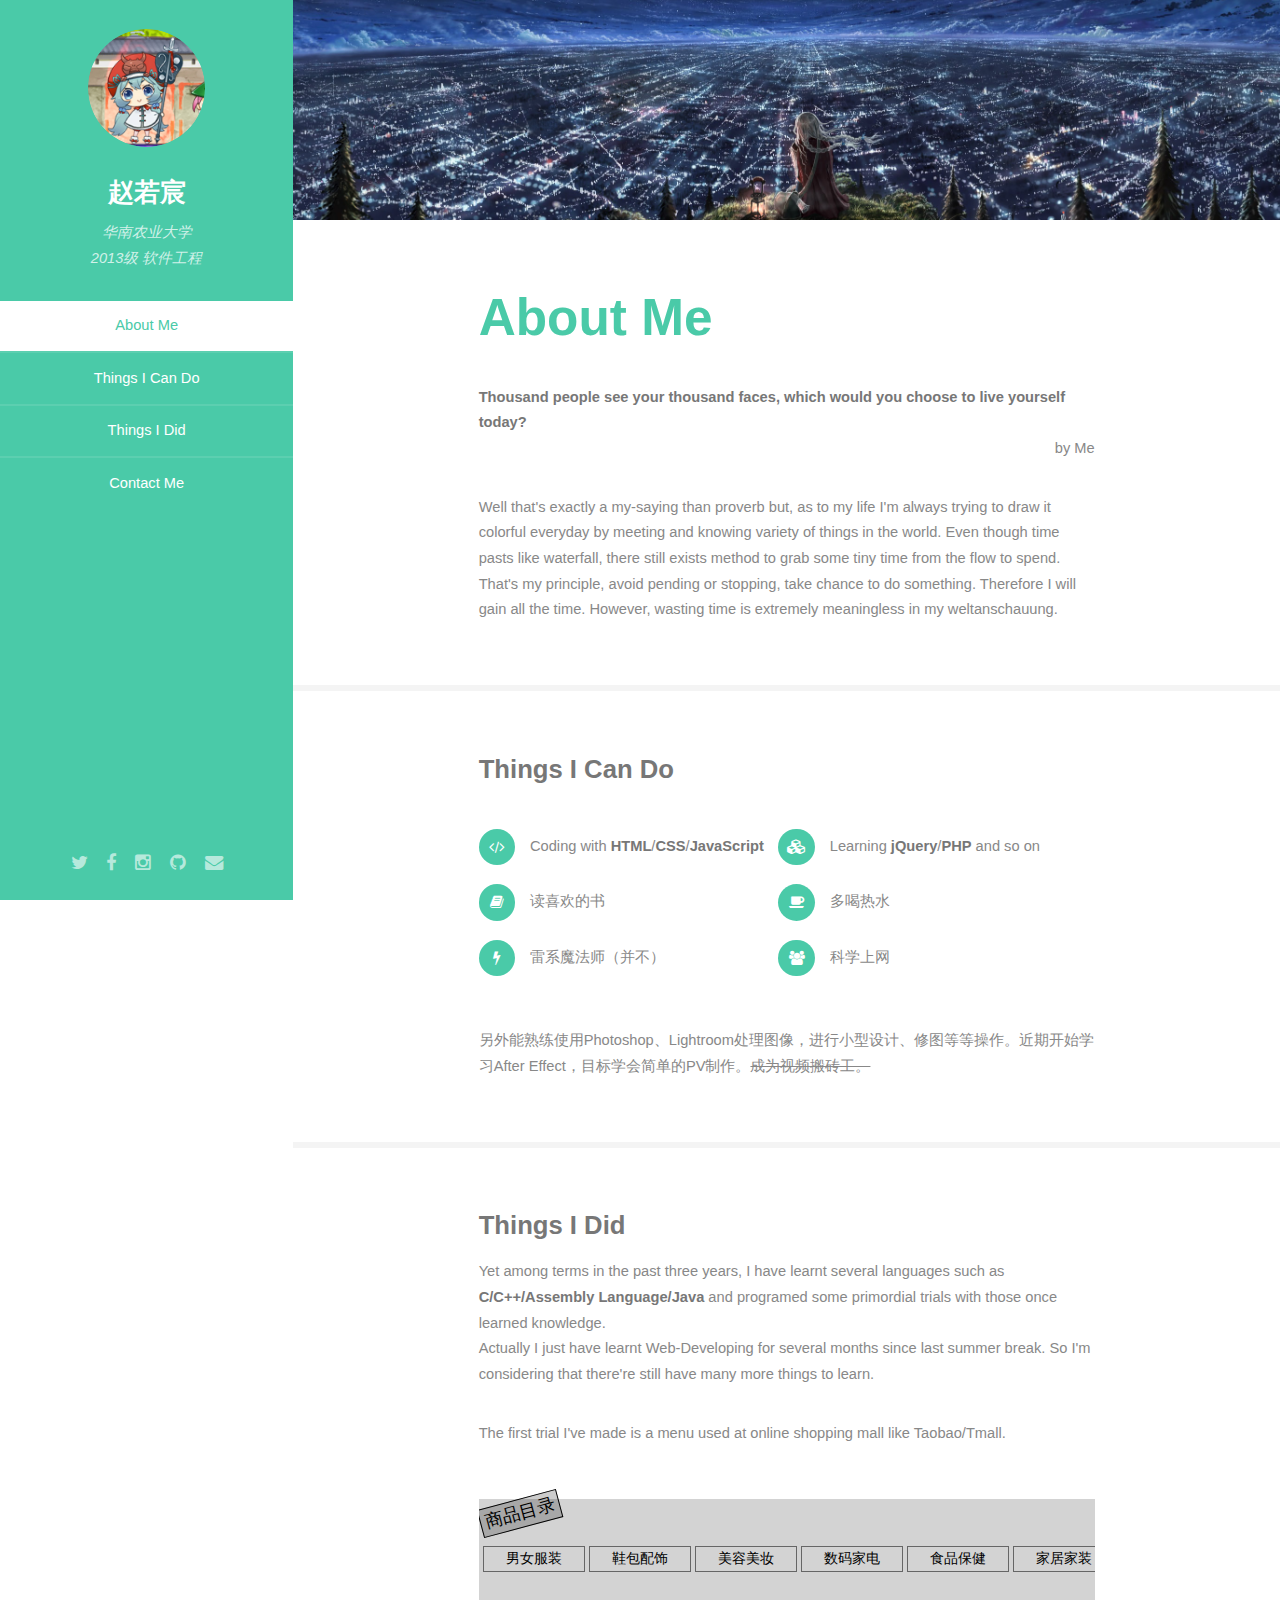
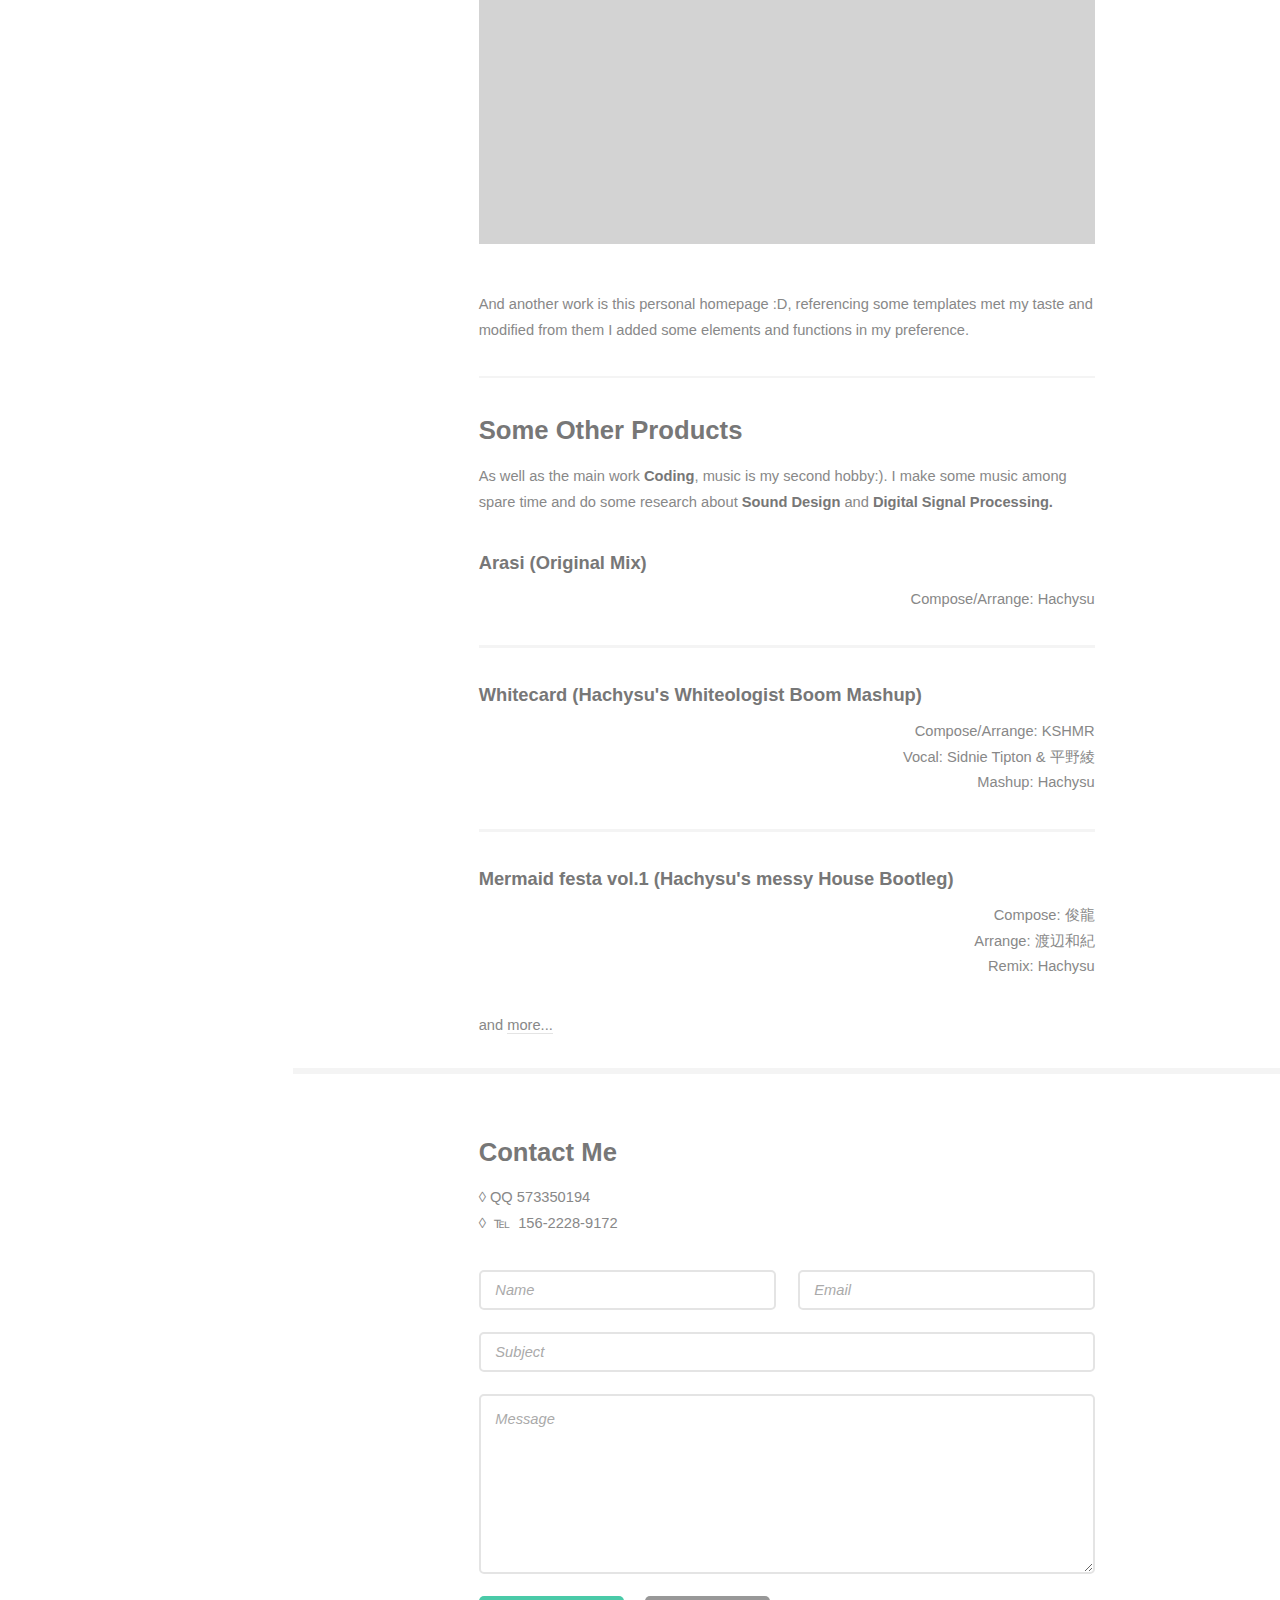
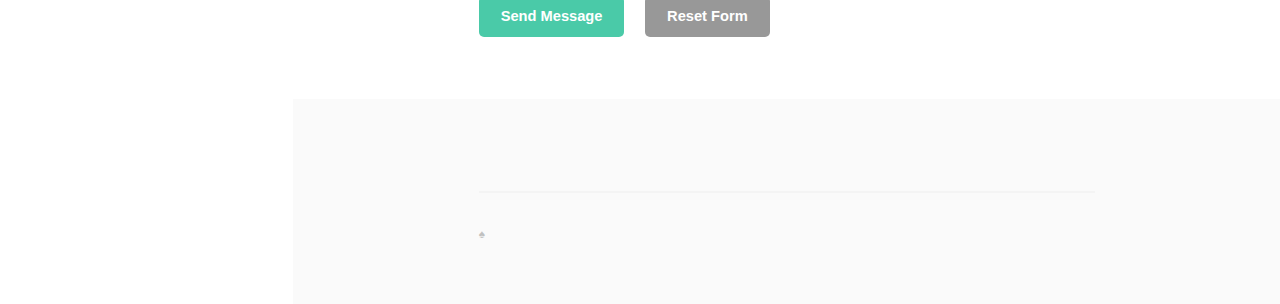
<file: index.html>
<!DOCTYPE HTML>
<html>
	<head>
		<title>Hachysu</title>
		<meta http-equiv="content-type" content="text/html; charset=utf-8" />
		<meta name="description" content="" />
		<meta name="keywords" content="" />
		<link rel="icon" href="favicon.ico" type="image/x-icon" />
		<link rel="shortcut icon" href="favicon.ico" type="image/x-icon" />
		<link rel="bookmark" href="favicon.ico" type="image/x-icon" />
		<!--[if lte IE 8]><script src="css/ie/html5shiv.js"></script><![endif]-->
		<script src="js/jquery.min.js"></script>
		<script src="js/jquery.scrollzer.min.js"></script>
		<script src="js/jquery.scrolly.min.js"></script>
		<script src="js/skel.min.js"></script>
		<script src="js/skel-layers.min.js"></script>
		<script src="js/init.js"></script>
		<noscript>
			<link rel="stylesheet" href="css/skel.css" />
			<link rel="stylesheet" href="css/style.css" />
			<link rel="stylesheet" href="css/style-xlarge.css" />
		</noscript>
		<!--[if lte IE 8]><link rel="stylesheet" href="css/ie/v8.css" /><![endif]-->
		<script src="js/mask.js"></script>
	</head>
	<body>
		<div id="wrapper">

			<!-- Header -->
				<section id="header" class="skel-layers-fixed">
					<header>
						<span class="image avatar"><img src="images/avatar.jpg" ondragstart="return false;" oncontextmenu="return false;" alt="" /></span>
						<h1 id="logo"><a href="#one">赵若宸</a></h1>
						<p>华南农业大学<br />
						2013级 软件工程</p>
					</header>
					<nav id="nav">
						<ul>
							<li><a href="#one" class="active">About Me</a></li>
							<li><a href="#two">Things I Can Do</a></li>
							<li><a href="#three">Things I Did</a></li>
							<li><a href="#four">Contact Me</a></li>
						</ul>
					</nav>
					<footer>
						<ul class="icons">
							<li><a href="https://twitter.com/Hachysu" class="icon fa-twitter" target="_blank"><span class="label">Twitter</span></a></li>
							<li><a href="https://www.facebook.com/hachysu" class="icon fa-facebook" target="_blank"><span class="label">Facebook</span></a></li>
							<li><a href="ykmsmltr/ykm/checkin.html" class="icon fa-instagram" target="_blank"><span class="label">Instagram</span></a></li>
							<li><a href="ykmsmltr/ykm/index.html" class="icon fa-github" target="_blank"><span class="label">Github</span></a></li>
							<li><a href="ykmsmltr/trip-card/index.html" class="icon fa-envelope"><span class="label">E-mail</span></a></li>
						</ul>
					</footer>
				</section>

			<!-- Main -->
				<div id="main">

					<!-- One -->
						<section id="one">
							<div class="container">
								<header class="major">
									<h2>About Me</h2>
								</header>
								<strong>Thousand people see your thousand faces, which would you choose to live yourself today?</strong>
								<p style="text-align: right;">by Me</p>
								<p>Well that's exactly a my-saying than proverb but, as to my life I'm always trying to draw it colorful everyday by meeting and knowing variety of things in the world. Even though time pasts like waterfall, there still exists method to grab some tiny time from the flow to spend. That's my principle, avoid pending or stopping, take chance to do something. Therefore I will gain all the time. However, wasting time is extremely meaningless in my weltanschauung.</p>
							</div>
						</section>
						
					<!-- Two -->
						<section id="two">
							<div class="container">
								<h3>Things I Can Do</h3><br />
								<ul class="feature-icons">
									<li class="fa-code">Coding with <strong>HTML</strong>/<strong>CSS</strong>/<strong>JavaScript</strong></li>
									<li class="fa-cubes">Learning <strong>jQuery</strong>/<strong>PHP</strong> and so on</li>
									<li class="fa-book">读喜欢的书</li>
									<li class="fa-coffee">多喝热水</li>
									<li class="fa-bolt">雷系魔法师（并不）</li>
									<li class="fa-users">科学上网</li>
								</ul>
								<p>另外能熟练使用Photoshop、Lightroom处理图像，进行小型设计、修图等等操作。近期开始学习After Effect，目标学会简单的PV制作。<span style="text-decoration: line-through;">成为视频搬砖工。</span></p>
							</div>
						</section>
						
					<!-- Three -->
						<section id="three">
							<div class="container">
								<h3>Things I Did</h3>
								<p>Yet among terms in the past three years, I have learnt several languages such as <strong>C/C++/Assembly Language/Java</strong> and programed some primordial trials with those once learned knowledge.<br />Actually I just have learnt Web-Developing for several months since last summer break. So I'm considering that there're still have many more things to learn.</p>
								<p>The first trial I've made is a menu used at online shopping mall like Taobao/Tmall.</p>
								<article>
								<iframe width="100%" height="404" src="catalog/catalog.html"></iframe>
								</article>
								<p>And another work is this personal homepage :D, referencing some templates met my taste and modified from them I added some elements and functions in my preference.</p>
								<hr />
								<h3>Some Other Products</h3>
								<p>As well as the main work <strong>Coding</strong>, music is my second hobby:). I make some music among spare time and do some research about <strong>Sound Design</strong> and <strong>Digital Signal Processing.</strong></p>
								<div class="features">
									<article>
										<!--<iframe class="sc" width="100%" height="150" scrolling="no" frameborder="no" src="https://w.soundcloud.com/player/?url=https%3A//api.soundcloud.com/tracks/286296439&amp;auto_play=false&amp;hide_related=false&amp;show_comments=true&amp;show_user=true&amp;show_reposts=false&amp;visual=true"></iframe>-->
										<div class="inner">
											<h4>Arasi (Original Mix)</h4>
											<p>Compose/Arrange: Hachysu</p>
										</div>
									</article>
									<article>
										<!--<iframe class="sc" width="100%" height="150" scrolling="no" frameborder="no" src="https://w.soundcloud.com/player/?url=https%3A//api.soundcloud.com/tracks/265214415&amp;auto_play=false&amp;hide_related=false&amp;show_comments=true&amp;show_user=true&amp;show_reposts=false&amp;visual=true"></iframe>-->
										<div class="inner">
											<h4>Whitecard (Hachysu's Whiteologist Boom Mashup)</h4>
											<p>Compose/Arrange: KSHMR</p>
											<p>Vocal: Sidnie Tipton &amp; 平野綾</p>
											<p>Mashup: Hachysu</p>
										</div>
									</article>
									<article>
										<!--<iframe class="sc" width="100%" height="150" scrolling="no" frameborder="no" src="https://w.soundcloud.com/player/?url=https%3A//api.soundcloud.com/tracks/260332428&amp;auto_play=false&amp;hide_related=false&amp;show_comments=true&amp;show_user=true&amp;show_reposts=false&amp;visual=true"></iframe>-->
										<div class="inner">
											<h4>Mermaid festa vol.1 (Hachysu's messy House Bootleg)</h4>
											<p>Compose: 俊龍</p>
											<p>Arrange: 渡辺和紀</p>
											<p>Remix: Hachysu</p>
										</div>
									</article>
									<p style="text-align: left;">and <a href="https://soundcloud.com/hachysu" target="_blank">more...</a></p>
								</div>
							</div>
						</section>
						
					<!-- Four -->
						<section id="four">
							<div class="container">
								<h3>Contact Me</h3>
								<p>&loz;&nbsp;QQ&nbsp;573350194<br/>&loz;&nbsp;&nbsp;℡&nbsp;&nbsp;156-2228-9172</p>
								<form method="post" action="mailto:573350194@qq.com">
									<div class="row uniform">
										<div class="6u 12u(3)"><input type="text" name="name" id="name" placeholder="Name" /></div>
										<div class="6u 12u(3)"><input type="email" name="email" id="email" placeholder="Email" /></div>
									</div>
									<div class="row uniform">
										<div class="12u"><input type="text" name="subject" id="subject" placeholder="Subject" /></div>
									</div>
									<div class="row uniform">
										<div class="12u"><textarea name="message" id="message" placeholder="Message" rows="6"></textarea></div>
									</div>
									<div class="row uniform">
										<div class="12u">
											<ul class="actions">
												<li><input type="submit" class="special" value="Send Message" /></li>
												<li><input type="reset" value="Reset Form" /></li>
											</ul>
										</div>
									</div>
								</form>
							</div>
						</section>
				
				
				</div>

			<!-- Footer -->
				<section id="footer">
					<div class="container">
					<hr />
						<ul class="copyright">
							<li>&spades;</li>
						</ul>
					</div>
				</section>
			
		</div>
	</body>
</html>
</file>
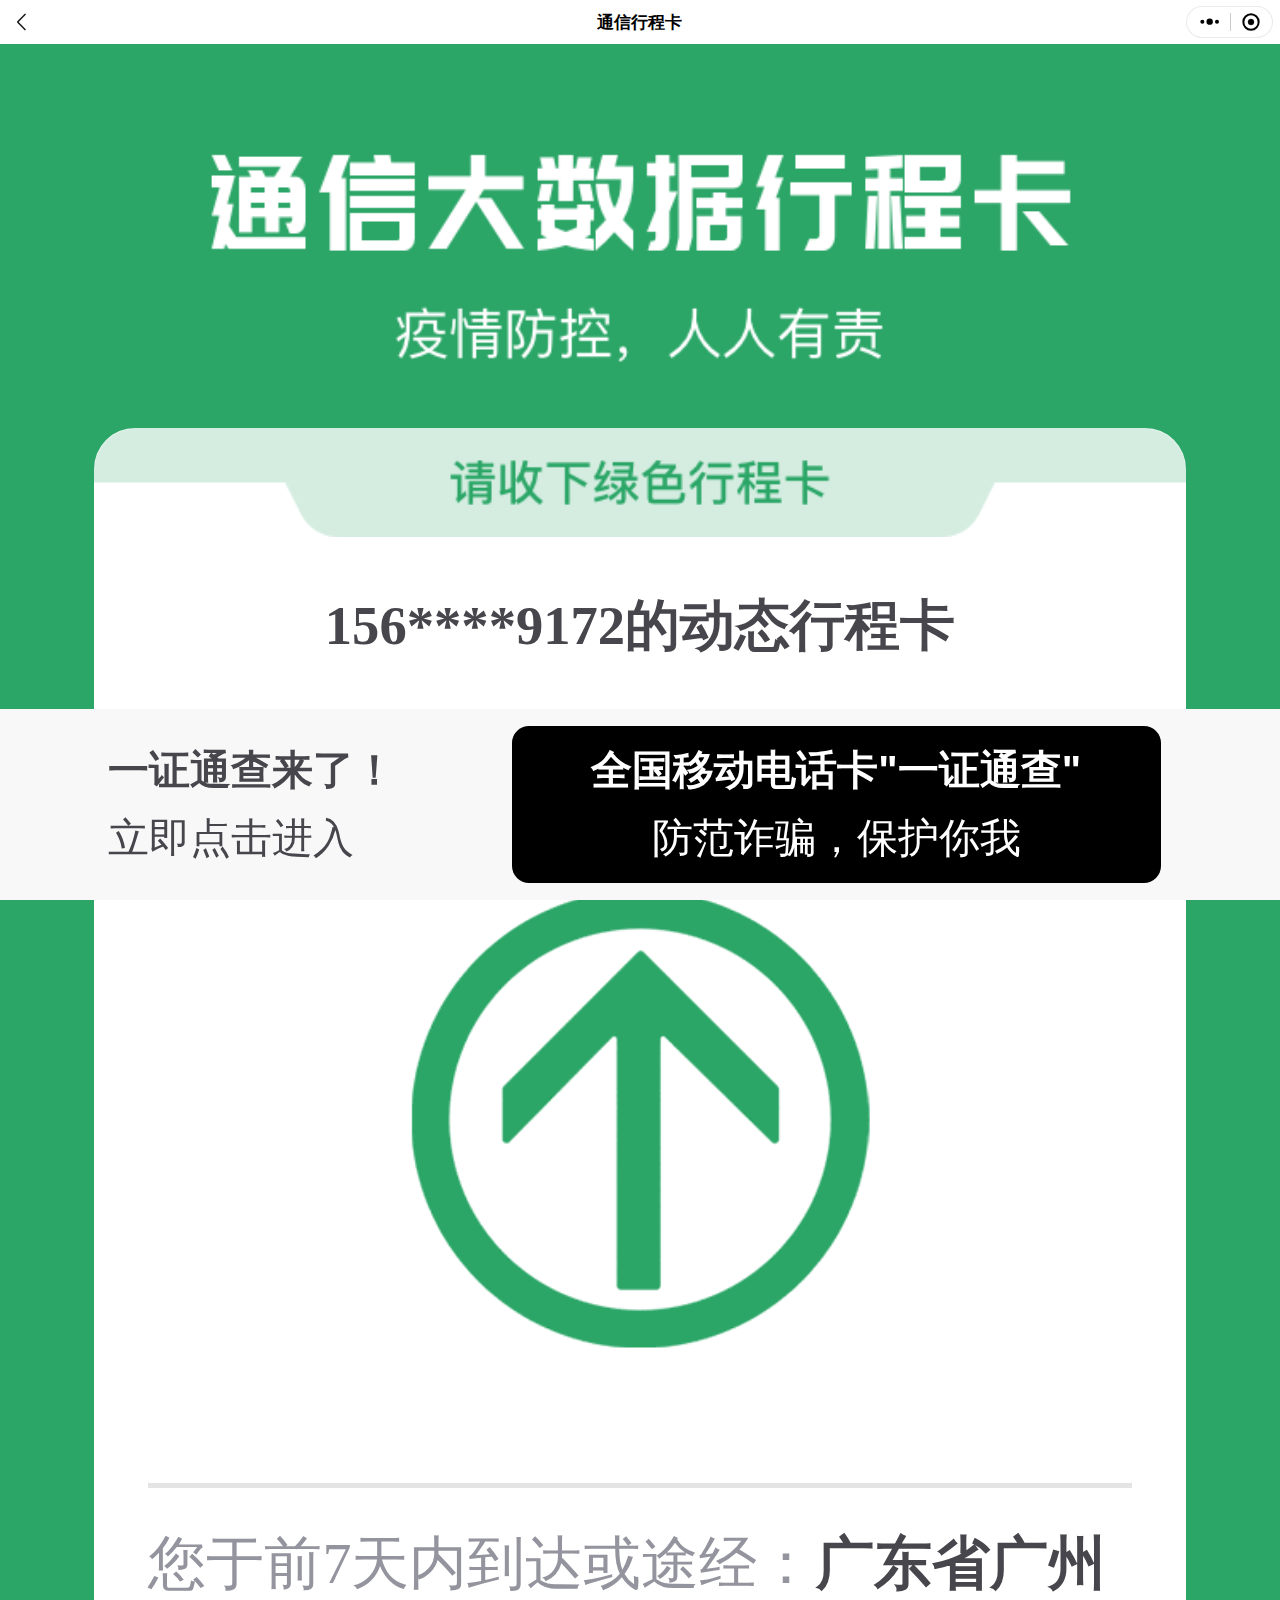
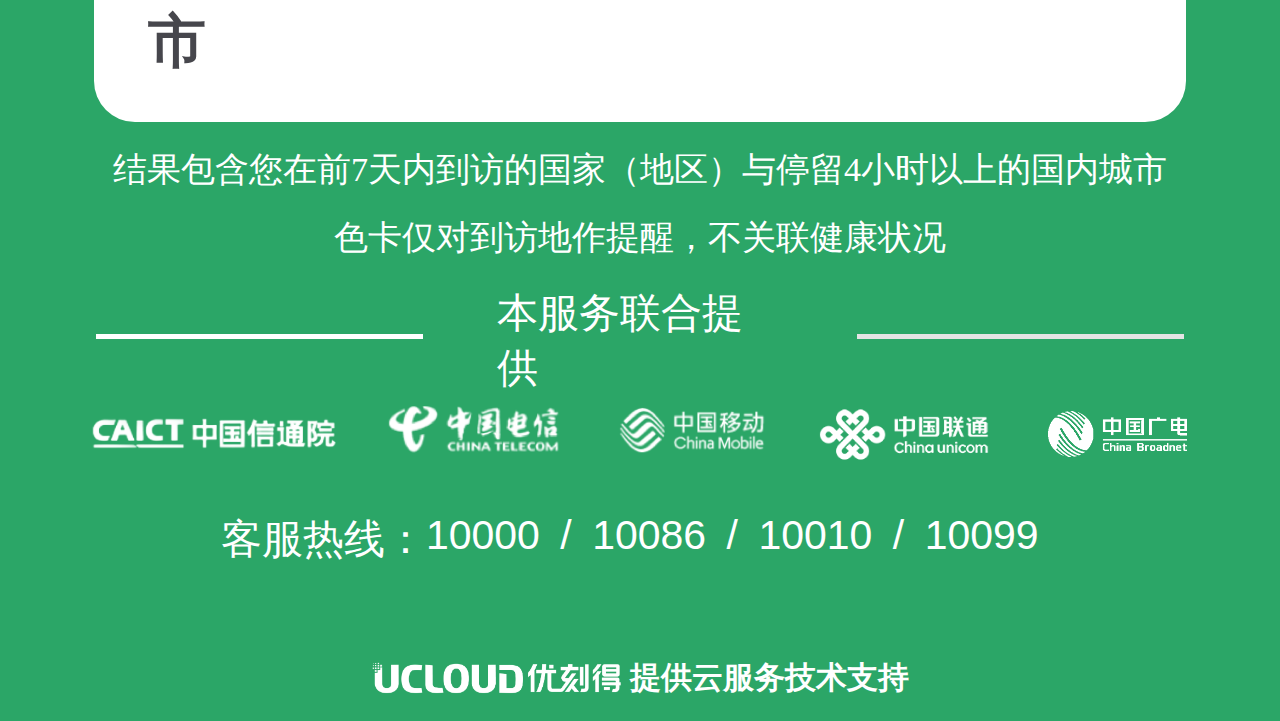
<file: ykmsmltr/trip-card/index.html>
<!doctypehtml><title>通信大数据行程卡</title><meta http-equiv="Content-Type"content="text/html;charset=UTF-8"><meta name="viewport"content="width=device-width,height=device-height,viewport-fit=cover"><meta name="theme-color"content="#FFFFFF"><meta name="apple-mobile-web-app-status-bar-style"content="black-translucent"><link rel="manifest"href="manifest.json"><link rel="icon"type="image/png"href="./static/img_arrow@2x.png"><link rel="apple-touch-icon"sizes="360x360"href="./static/img_arrow@2x.png"><link rel="stylesheet"href="app.css"><link rel="stylesheet"href="../common/nav.css"><script src="../common/base.js"></script><view class="weui-navigation-bar"><view class="weui-navigation-bar__placeholder"style="visibility:hidden"></view><view class="weui-navigation-bar__inner"style="color:#000;background:#fff"><view class="weui-navigation-bar__left"style="width:var(--right)"><view class="weui-navigation-bar__buttons"onclick="history.back()"><view bindtap="back"class="weui-navigation-bar__button weui-navigation-bar__btn_goback"></view></view></view><view class="weui-navigation-bar__center"><text>通信行程卡</text></view><view class="weui-navigation-bar__right"></view></view></view><div class="capsule"onclick="navigateHome()"><svg class="capsule-menu-icon"viewBox="0 0 64 28"xmlns="http://www.w3.org/2000/svg"><circle cx="32"cy="14"r="9.5"/><circle cx="54"cy="14"r="6"/><circle cx="10"cy="14"r="6"/></svg><div class="splitter"></div><svg class="capsule-exit-icon"viewBox="0 0 60 60"xmlns="http://www.w3.org/2000/svg"><circle cx="30"cy="30"r="9"/><circle cx="30"cy="30"r="23"stroke-width="6"fill="transparent"/></svg></div><view class="container"><image class="home"mode="widthFix"src="./static/g2.png"></image><view class="main"><view class="tel1"><image class="tel1_phone"src="./static/withtext@2x.png"></image></view><view class="text1"><text class="text_text1"><span id="phone"></span>的动态行程卡</text></view><view class="text2"><text class="text_text2">更新于：<span id="datetime"></span></text></view><view class="tel2"><image class="tel2_phone"src="./static/gif_green.gif"></image></view><view class="tel3"></view><view class="tel4_end"><view><span class="tel4_phone_text">您于前7天内到达或途经：</span><span class="tel4_phone1_text"></span></view></view></view><view class="text2_text"><text class="text2_text1">结果包含您在前7天内到访的国家（地区）与停留4小时以上的国内城市</text></view><view class="text2_text"><text class="text2_text1">色卡仅对到访地作提醒，不关联健康状况</text></view><view class="section"><view class="section1"></view><view class="section2"><text class="text">本服务联合提供</text></view><view class="section3"></view></view><view class="imag_section"><image class="caict"mode="widthFix"src="./static/xty0.png"></image><image class="imag_section1"mode="widthFix"src="./static/dianxin0.png"></image><image class="imag_section2"mode="widthFix"src="./static/yidong0.png"></image><image class="imag_section3"mode="widthFix"src="./static/liant0.png"></image><image class="imag_section4"mode="widthFix"src="./static/guangdian0.png"></image></view><view class="service_tel"><text class="service_text"decode="true">客服热线：</text><text bindtap="callNum"class="service_text"data-num="10000"decode="true">10000&ensp;</text><text class="service_text"decode="true">/</text><text bindtap="callNum"class="service_text"data-num="10086"decode="true">&ensp;10086&ensp;</text><text class="service_text"decode="true">/</text><text bindtap="callNum"class="service_text"data-num="10010"decode="true">&ensp;10010&ensp;</text><text class="service_text"decode="true">/</text><text bindtap="callNum"class="service_text"data-num="10099"decode="true">&ensp;10099&ensp;</text></view><view><div class="imag_section6"><image class="imag_ucload"mode="heightFix"src="./static/ucload.png"></image><text class="text-unit">提供云服务技术支持</text></div></view><view class="bottom_nothing"></view><view bindtap="yztcClick"class="app_bottom"><text class="text1_bottom">一证通查来了！</text><text class="text2_bottom">立即点击进入</text><view class="app_bottom_button"><text class="text1_bottom_button">全国移动电话卡"一证通查"</text><text class="text2_bottom_button">防范诈骗，保护你我</text></view></view></view><script>addStorageField("_phone","#phone","手机号码","15622289172",presetFilters.phone()),addStorageField("_trip_card_places",".tel4_phone1_text","途经地点（以逗号分隔）","广东省广州市",e=>e.replaceAll("，",",")),document.getElementById("datetime").innerText=new Date((new Date).getTime()+288e5).toISOString().replace("T"," ").replaceAll("-",".").slice(0,19)</script>
</file>
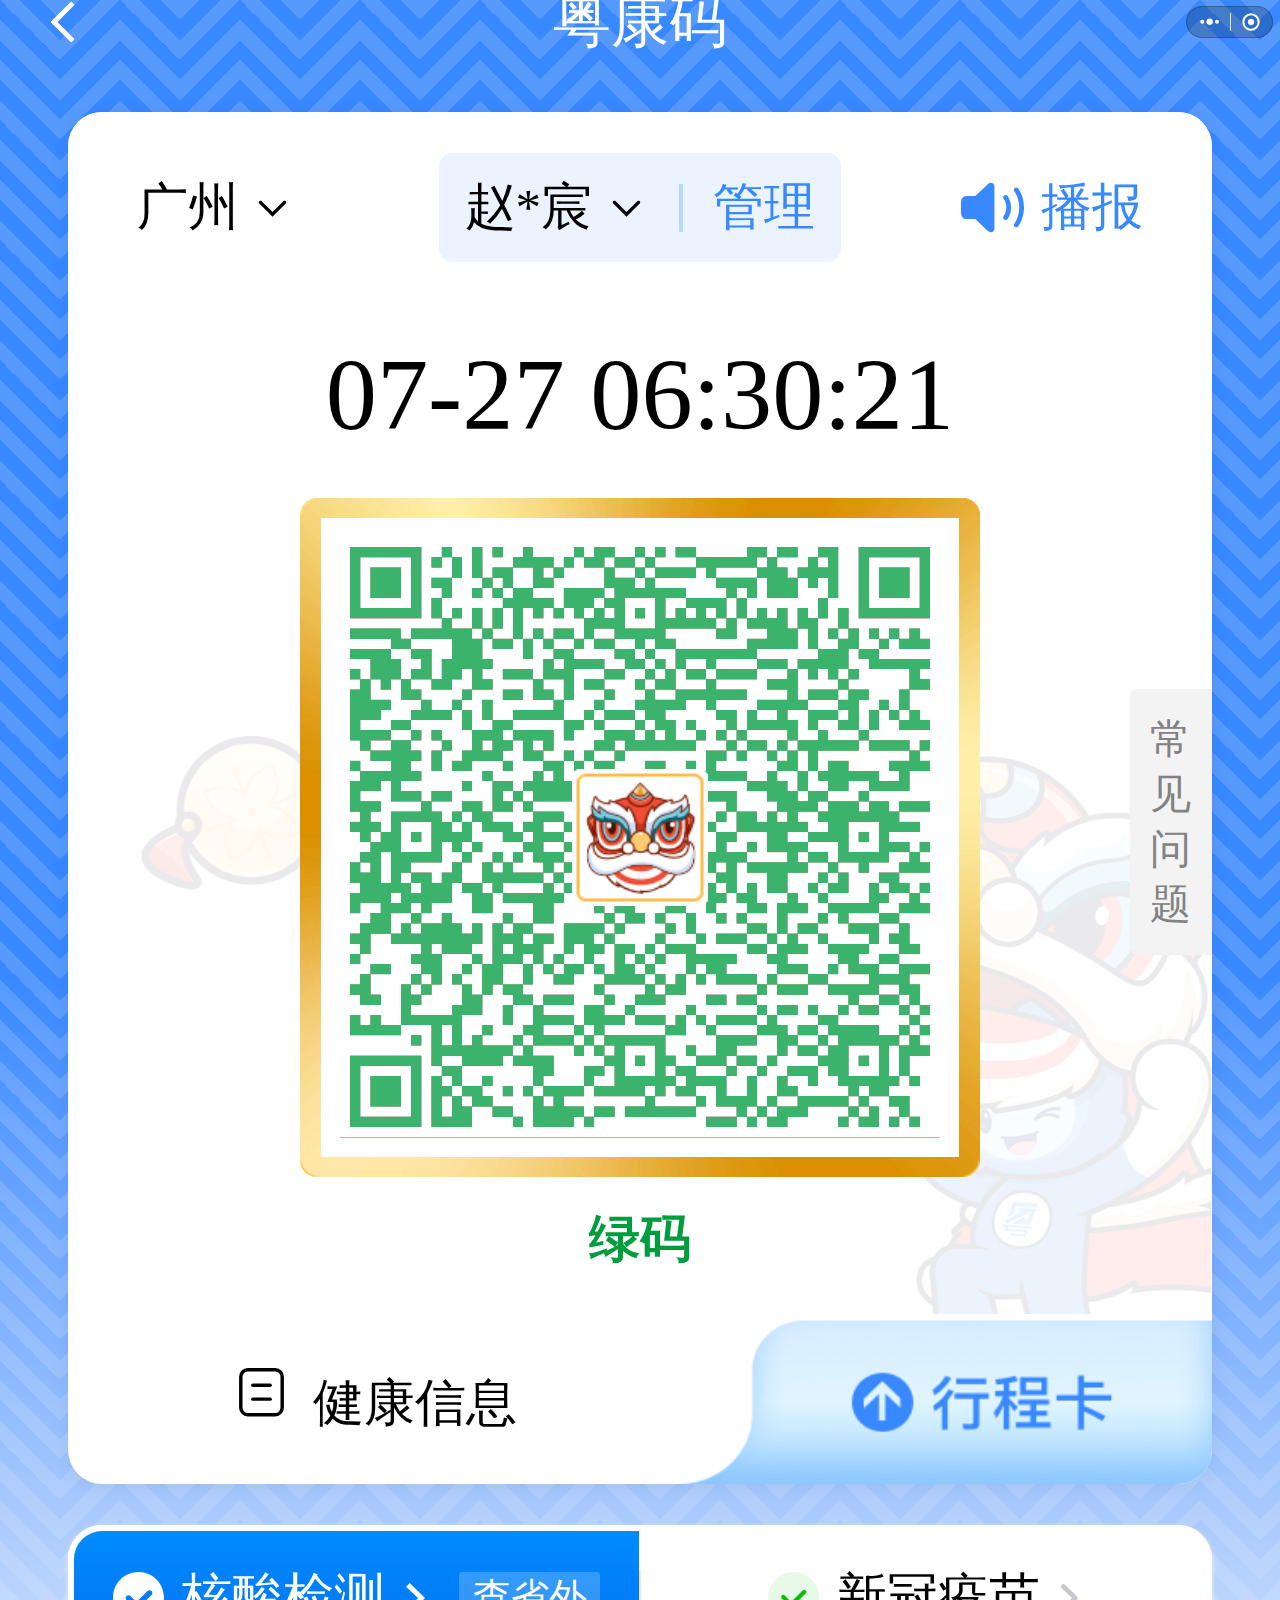
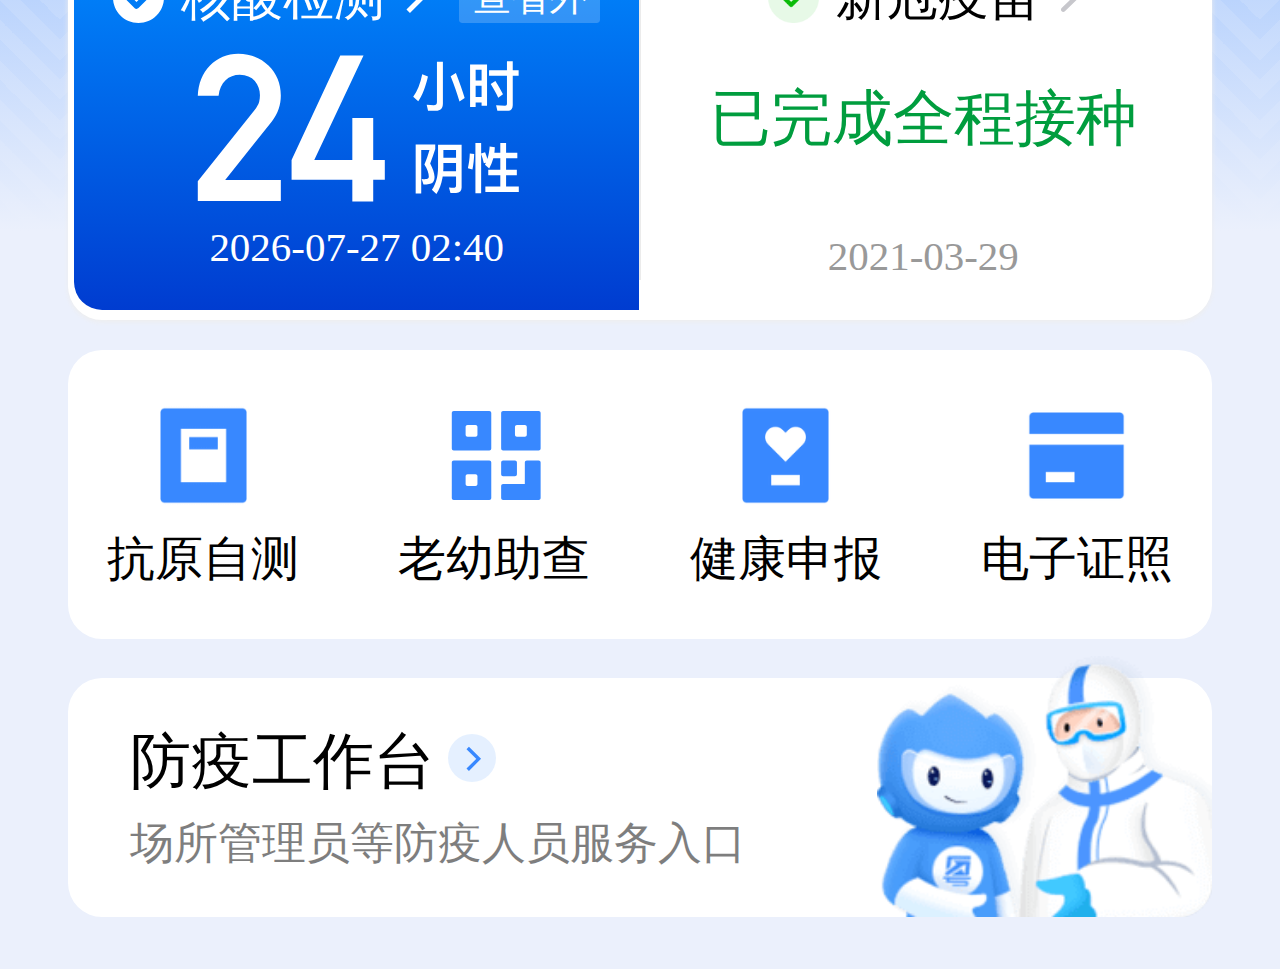
<file: ykmsmltr/ykm/index.html>
<!doctypehtml><title>粤康码</title><meta http-equiv="Content-Type"content="text/html;charset=UTF-8"><meta name="viewport"content="width=device-width,height=device-height,viewport-fit=cover"><meta name="theme-color"content="#569AFE"><meta name="apple-mobile-web-app-status-bar-style"content="black-translucent"><link rel="manifest"href="manifest.json"><link rel="apple-touch-icon"sizes="246x246"href="./static/yss.jpeg"><link rel="icon"type="image/jpeg"href="./static/yss.jpeg"><link rel="stylesheet"href="../common/nav.css"><script src="../common/base.js"></script><style>block,view{display:block}body{height:100%;margin:0;font-family:"PingFang SC",sans-serif}.page_normal-temp{background-color:#ebf0fc}.page_yellow-temp{background-color:#fff9f4}.page_red-temp{background-color:#fff5f5}.top-header{background:#4293f4;box-sizing:border-box;height:16.933vw;padding-top:5.2vw;position:relative;text-align:center}.arrow-left{left:2.667vw;position:absolute}.arrow-left,.top-header-title{color:#fff;font-family:PingFangSC-Medium;font-size:4.933vw;letter-spacing:0;margin-top:2.667vw;text-align:center}.content{background:#fff;padding:5.333vw 5.333vw 2.4vw;position:relative}.content.error{padding:5.333vw 5.333vw 0}.content.red-temp{background:#fe3737}.content.yellow-temp{background:#ff8f1f}.red-temp .select{background:#feebeb}.yellow-temp .select{background:#fff3e8}.yellow-temp .select-operat{color:#ff8f1f}.red-temp .select-operat{color:#f0422c}.content-list{background:#fff;border-radius:2.667vw 2.667vw 0 0;position:relative}.content-list_box{background-color:#fff;border-radius:2.667vw;box-shadow:0 2px 20px 0 rgba(0,0,0,.06);margin-bottom:3.2vw}.content-list_header{box-sizing:border-box;display:flex;height:13.333vw;margin-bottom:4.8vw;padding:3.2vw 5.333vw 1.6vw;position:relative;width:100%}.content-list_header .header_faimly{justify-content:flex-end;min-width:30%;text-align:right;width:30%!important}.content-list_header .header_faimly,.header_name{align-items:center;color:#000;display:flex;font-family:PingFangSC-Regular;font-size:4vw;letter-spacing:0}.header_name{background:rgba(56,136,255,.1);border-radius:1.067vw;height:8.533vw;justify-content:center;text-align:center;width:40%}.header_name.box_yellow-temp{background-color:rgba(255,143,31,.1)}.box_yellow-temp .header_name_box:after{background-color:rgba(255,143,31,.3)}.header_name.box_red-temp{background-color:rgba(254,55,55,.1)}.box_red-temp .header_name_box:after{background-color:rgba(254,55,55,.3)}.header_name_box{align-items:center;display:inline-flex;flex:1;justify-content:center;padding-right:2.4vw;position:relative}.header_name_box:after{background-color:rgba(66,147,244,.3);content:"";height:70%;position:absolute;right:0;top:50%;transform:translateY(-50%);width:.267vw}.header_name_action{padding-left:2.4vw}.header_faimly_icon{height:4.933vw;margin-right:1.333vw;width:4.933vw}.header_faimly_icon_gif{height:5.6vw;margin-right:1.333vw;width:5.6vw}.content-list_time{align-items:center;display:flex;justify-content:center}.header_city .triangle,.header_name .triangle{border-color:#000 transparent transparent!important}.view-select{text-align:center}.select{background:#ecf4fd;border-radius:1.067vw;display:inline-block;margin:0 auto}.normal-temp{animation:bg-scrolling-reverse 1s infinite;animation-timing-function:linear;background-color:#569afe;background-image:linear-gradient(135deg,#3888ff 33%,transparent 0),linear-gradient(225deg,#3888ff 33%,transparent 0),linear-gradient(45deg,#3888ff 33%,transparent 0),linear-gradient(315deg,#3888ff 33%,#569afe 0);background-position:60px 0,60px 0,0 0,0 0;background-repeat:repeat;background-size:120px 120px;opacity:1;position:relative}.normal-temp:before{background-image:linear-gradient(135deg,#569afe 25%,transparent 0),linear-gradient(225deg,#569afe 25%,transparent 0),linear-gradient(45deg,#569afe 25%,transparent 0),linear-gradient(315deg,#569afe 25%,transparent 0)}.normal-temp:after,.normal-temp:before{animation:bg-scrolling-reverse 1s infinite;animation-timing-function:linear;background-color:initial;background-position:60px 0,60px 0,0 0,0 0;background-repeat:repeat;background-size:120px 120px;bottom:0;content:"";left:0;opacity:1;position:absolute;right:0;top:0}.normal-temp:after{background-image:linear-gradient(135deg,#3888ff 17%,transparent 0),linear-gradient(225deg,#3888ff 17%,transparent 0),linear-gradient(45deg,#3888ff 17%,transparent 0),linear-gradient(315deg,#3888ff 17%,transparent 0)}.normal-temp1{animation:bg-scrolling-reverse 1s infinite;animation-timing-function:linear;background-color:initial;background-image:linear-gradient(135deg,#569afe 8%,transparent 0),linear-gradient(225deg,#569afe 8%,transparent 0),linear-gradient(45deg,#569afe 8%,transparent 0),linear-gradient(315deg,#569afe 8%,transparent 0);background-position:60px 0,60px 0,0 0,0 0;background-repeat:repeat;background-size:120px 120px;bottom:0;left:0;opacity:1;position:absolute;right:0;top:0;z-index:3}.hotTemp_wrap{position:relative;z-index:6}@-webkit-keyframes bg-scrolling-reverse{0%{background-position:60px 0,60px 0,0 0,0 0}to{background-position:60px -120px,60px -120px,0 -120px,0 -120px}}@keyframes bg-scrolling-reverse{0%{background-position:60px 0,60px 0,0 0,0 0}to{background-position:60px -120px,60px -120px,0 -120px,0 -120px}}.bg_white{background-image:linear-gradient(180deg,hsla(0,0%,100%,0),#fff);bottom:0;height:51%;left:0;position:absolute;right:0;top:50%;z-index:5}.bg_white-normal-temp{background-image:linear-gradient(180deg,rgba(235,240,252,0),#ebf0fc 86%)}.bg_white-yellow-temp{background-image:linear-gradient(180deg,rgba(255,249,244,0),#fff9f4 86%)}.bg_white-red-temp{background-image:linear-gradient(180deg,hsla(0,100%,98%,0),#fff5f5 86%)}.select-name,.select-picker{display:inline-block}.select-name{color:#000;font-family:PingFangSC-Regular;font-size:4vw;letter-spacing:0;line-height:5.333vw;text-align:center}.select-line{background:#4293f4;display:inline-block;height:3.733vw;margin:0 3.2vw;opacity:.3;position:relative;top:.533vw;width:.267vw}.select-operat{color:#4293f4;display:inline-block;font-family:PingFangSC-Regular;font-size:4vw;letter-spacing:0;line-height:5.333vw;padding-bottom:2.133vw;padding-right:3.2vw;padding-top:2.133vw;text-align:center}.img-box{overflow:hidden;padding-bottom:0;text-align:center}.img,.img-box{position:relative}.img{background-color:red;border-radius:1.067vw;display:none;height:100%;width:100%;z-index:6}.img_mask_qrcode{height:40vw;left:50%;margin-left:-22.667vw;margin-top:4vw;padding:2.667vw;position:absolute;top:3.2vw;width:40vw;z-index:10}.red-temp .img_border,.yellow-temp .img_border{margin-top:.533vw}.img_border{align-items:center;border-radius:1.333vw;display:flex;height:53.067vw;justify-content:center;margin:4vw auto 1.6vw;position:relative;width:53.067vw}.img_border_one{background:linear-gradient(to bottom right,#8fcaff,#55b1ff,#8fcaff)}.img_border_two{background:linear-gradient(to bottom right,#ffe58c,#ffb137,#ffe58c)}.img_background{background:#fff;border-radius:.8vw;height:45.067vw;left:1.467vw;position:absolute;top:1.467vw;width:45.067vw;z-index:1}.img_mask{background:#fff;opacity:.98;z-index:11}.img_err_tip,.img_mask{bottom:0;height:48vw;left:0;line-height:6.133vw;margin:auto;position:absolute;right:0;top:0;width:48vw}.img_err_tip{align-items:center;color:#333;display:flex;flex-direction:column;font-size:4.267vw;justify-content:center}.status{text-align:center}.status .result_label{font-size:4.533vw;font-weight:400;justify-content:center;line-height:6.4vw;padding:1.067vw 2.533vw 1.067vw 2.4vw}.status .result_label .result_arrow{height:3.333vw;margin-left:1.6vw;width:3.333vw}.result_label_hs{display:inline-block;margin-right:1.6vw;position:relative;top:-.267vw}.status-img{display:inline-block;height:8.533vw;width:auto}.status-img image{height:100%;width:100%}.status-desc{color:#999;font-family:PingFangSC-Regular;font-size:3.733vw;letter-spacing:0;line-height:5.333vw;text-align:center}.desc-box{font-size:4.267vw;line-height:5.867vw}.desc-box,.desc-box-2{color:#666;font-family:PingFangSC-Regular;text-align:center}.desc-box-2{font-size:3.733vw;line-height:5.333vw;margin-bottom:4vw;padding-top:2.667vw}.title{align-items:center;color:#000;display:flex;font-family:PingFangSC-Medium;font-size:6.4vw;font-weight:600;justify-content:space-between;line-height:8.8vw;padding-left:5.333vw;padding-right:5.333vw;padding-top:5.333vw}.title_img{height:6.667vw;width:32vw}.use-address{padding:8.533vw 5.333vw 14.667vw}.use-address-title{text-align:center}.address-title-desc{display:inline-block}.address-title-desc image{height:100%;width:100%}.view-line{font-size:0}.address-list{border:1px solid #ebebeb;border-bottom:none;border-radius:1.067vw;margin-top:5.333vw}.address-list-item{display:flex;padding:5.333vw}.item-left{width:13.333vw}.item-left image{height:13.333vw;width:13.333vw}.item-right{flex:1;padding-left:4.267vw}.address-list-item{background:#fff;border-bottom:1px solid #ebebeb;margin-bottom:4vw}.address-list-item:last-child{margin-bottom:0}.item-right-title{color:#000;font-family:PingFangSC-Medium;font-size:4.8vw;line-height:6.4vw}.item-right-content{color:#666;font-family:PingFangSC-Regular;font-size:4vw;line-height:5.6vw}.item-right-to{color:#4293f4;font-family:PingFangSC-Regular;font-size:3.733vw}.ykm-entry-cell{align-items:center;background:#fff;color:#4293f4;display:flex;font-size:4.8vw;justify-content:space-between;line-height:15.733vw;padding:0 5.333vw}.special-view{background:#f2f7fd;border-radius:1.067vw;margin:5.333vw;padding:.267vw}.desc-cell{border-radius:.8vw .8vw 0 0;color:#6486a0;font-size:3.733vw;line-height:5.333vw;margin:4vw 0 4vw 9.333vw;position:relative}.desc-cell:before{background:#4f6f8b;content:"";height:2.267vw;left:-3.333vw;position:absolute;top:1.6vw;transform:rotate(45deg);width:2.267vw}.desc-cell+.desc-cell{margin-top:4vw}.flex-wrap{display:flex}.flex-box{color:#000;flex:1;font-size:3.733vw;text-align:center}.flex-box_desc,.list-icon{margin-top:1.333vw}.list-icon{height:5.067vw;margin-right:2.667vw;width:5.067vw}.err_tips{color:#999;margin-top:2.667vw;text-align:center}.err_tips,.err_tips view{font-family:PingFangSC-Regular;font-size:3.733vw;line-height:5.067vw}.err_tips view{color:#4293f4;display:inline;margin-left:2.667vw}.shadow{background:rgba(0,0,0,.6);position:fixed;right:0;top:0}.shadow,.shadow__main{bottom:0;left:0;z-index:20000}.shadow__main{background:#fff;box-sizing:border-box;padding:4.8vw 0 0 5.333vw;position:absolute;width:100%}.shadow__main-title{color:#000;font-size:6.4vw;font-weight:700;height:9.067vw;letter-spacing:0;line-height:9.067vw;margin-bottom:4vw}.shadow__main-city{overflow:hidden}.shadow__main-city-item{border:1px solid #ebebeb;border-radius:1.067vw;box-sizing:border-box;color:#000;float:left;font-size:4vw;height:10.667vw;letter-spacing:0;line-height:10.667vw;margin-bottom:5.333vw;margin-right:2.267vw;text-align:center;width:28.267vw}.shadow__main-city-item.active{border:.267vw solid #4293f4}.prevent__scroll{height:100%;overflow:hidden;width:100%}.shadow-share{background-color:rgba(0,0,0,.7);border-radius:1.333vw;display:flex;height:9.333vw;padding-left:4vw;position:fixed;right:8vw;top:2vw;z-index:999}.shadow-share:after{border:6px solid transparent;border-bottom-color:rgba(0,0,0,.7);content:"";height:0;position:absolute;right:9.333vw;top:-12px;width:0}.shadow-share--android:after{right:13.067vw}.shadow-share__info{color:#fff;font-size:3.467vw;line-height:9.333vw;padding-right:2.667vw;position:relative}.shadow-share__info:after{background-color:#fff;content:"";height:5.333vw;position:absolute;right:0;top:2vw;transform:scaleX(.5);width:1px}.shadow-share__close{height:9.333vw;position:relative;width:8vw}.shadow-share__close:before{transform:rotate(45deg)}.shadow-share__close:after,.shadow-share__close:before{background-color:#fff;content:"";height:4vw;left:4vw;position:absolute;top:2.667vw;width:1px}.shadow-share__close:after{transform:rotate(-45deg)}.result_box{display:flex;justify-content:center;margin:0 5.333vw;position:relative}.result_label{border-radius:.533vw;display:inline-block;margin:0 auto;padding:2.133vw 3.2vw}.red-temp .result_label{background:rgba(240,66,44,.1);border:.267vw solid #fe3737;color:#fe3737}.yellow-temp .result_label{background:rgba(255,143,31,.1);border:.267vw solid #ff8f1f;color:#ff8f1f}.result_arrow{height:2.667vw;margin-left:2.667vw;width:2.667vw}.canvas-main{align-items:center;display:flex;flex-direction:column;justify-content:center;opacity:0;transition:all .6s ease}#XUESHENGMA{left:-2000px;opacity:0;position:fixed;top:-2000px;z-index:1}.canvas-img{border:2px solid #000}.options{align-items:center;background:#f3f3f3;border-radius:8px 0 0 8px;bottom:0;box-sizing:border-box;color:#828282;display:flex;font-size:3.2vw;height:20.8vw;justify-content:center;margin-bottom:auto;margin-top:auto;padding:0 .8vw;position:absolute;right:0;top:0;width:6.4vw}.err_honglvma_action,.err_qrcode{color:#4293f4;font-size:4.533vw;letter-spacing:0;line-height:6.4vw;padding-bottom:4vw;text-align:center}.err_honglvma_box{display:flex;flex-direction:column;justify-content:center;margin-bottom:4vw;text-align:center}.err_honglvma_title{color:#999;font-family:PingFangSC-Regular;font-size:4.533vw;letter-spacing:0;text-align:center}.no_certified{align-items:center;display:flex;justify-content:center;margin-bottom:2.667vw;margin-top:2.667vw}.no_certified_text{color:#f0422c;font-size:4vw;margin-right:1.333vw}.no_certified_action{color:#4293f4;font-size:4vw;margin-right:.267vw}.sub-list{background:#fff;border-radius:8px;box-shadow:0 2px 20px 0 rgba(0,0,0,.06);color:#000}.normal-temp .sub-list,.red-temp .sub-list,.yellow-temp .sub-list{background:hsla(0,0%,100%,.1);color:#fff}.tgpz{background:rgba(9,187,7,.1);border-radius:.933vw;color:#09bb07;font-family:PingFangSC-Regular;font-size:3.733vw;letter-spacing:0;line-height:5.333vw;padding:.133vw 1.333vw;text-align:center}.normal-temp .tgpz,.red-temp .tgpz,.yellow-temp .tgpz{background:rgba(0,0,0,.2);color:#fff}.ykmxx-line{box-shadow:inset 0 -.267vw 0 0 #ebebeb;height:.133vw;width:100%}.sub-cl{align-items:center;display:flex;justify-content:center;margin-left:5.333vw;margin-right:5.333vw;padding-bottom:4.8vw;padding-top:4.8vw;position:relative}.normal-temp .sub-cl,.red-temp .sub-cl,.sub-cl{box-shadow:inset 0 -.133vw 0 0 hsla(0,0%,100%,.12)}.normal-temp .sub-cl{color:#fff}.sub-cl:last-child{box-shadow:inset 0 0 0 0 hsla(0,0%,100%,.12)}.sub-cl_content{flex:1;font-size:4.8vw;line-height:6.4vw}.sub-cl_content,.time-box{align-items:center;display:flex}.time-box{justify-content:center;margin-bottom:5.333vw}.red-temp .city,.yellow-temp .city{color:#fff}.red-temp .triangle,.yellow-temp .triangle{border-color:#fff transparent transparent}.normal-temp .city{color:#fff}.normal-temp .triangle{border-color:#fff transparent transparent}.city{align-items:center;color:#000;display:flex;font-family:PingFangSC-Medium;font-size:5.6vw;letter-spacing:0;line-height:6.4vw;width:20%}.triangle{border-color:#000 transparent transparent;border-style:solid;border-width:1.333vw 1.2vw 0;height:0;margin-left:1.6vw;width:0}.contented .timer_preview{color:#000;font-family:PingFangSC-Semibold;font-size:8vw;font-weight:500;letter-spacing:0;line-height:8vw;text-align:center;vertical-align:middle;width:60vw;white-space:nowrap}@keyframes fade{0%{opacity:.1}to{opacity:1}}@-webkit-keyframes fade{0%{opacity:1}to{opacity:0}}.dropdown__icon{border:1.733vw solid transparent;border-top-color:#000;margin-left:1.333vw;margin-top:1.333vw}.picker-padding{padding-bottom:2.133vw;padding-left:3.2vw;padding-top:2.133vw}.picker-tips{background-repeat:no-repeat;height:9.467vw;position:absolute;top:-6.667vw;width:48vw;z-index:10000}.hesuan-tips_warp,.image-tips,.image-tips_warp{height:100%;position:relative;width:100%}.tips-close{height:5.333vw;position:absolute;right:2.213vw;top:1.68vw;width:5.333vw}.close-image,.user-phone_button{height:100%;width:100%}.user-phone_button{background-color:initial;border:0;left:0;opacity:0;padding:0;position:absolute;top:0}.user_tongguan{position:relative}.tips{color:#fff;font-family:PingFangSC-Regular,PingFang SC;font-size:4vw;font-weight:400;height:5.333vw;line-height:5.333vw;padding:4.8vw 0;text-align:center;width:100%}.tips--black{color:#666}.result_box .result_label{font-size:4vw;font-weight:400;line-height:6.4vw;padding:1.067vw 2.533vw 1.067vw 2.4vw}.result_box .result_label .result_arrow{height:3.333vw;margin-left:.533vw;width:3.333vw}.result_label_green{background:rgba(56,176,107,.1);border:.267vw solid #00b462;border-radius:.533vw;color:#00b462}.sub-block{border-radius:2.667vw;box-shadow:0 2px 5px #eee}.entry,.sub-block{display:flex;height:30.8vw;justify-content:space-between;margin:0 auto;width:89.333vw}.entry{background-color:#fff;border-radius:2.667vw;box-sizing:border-box;height:22.533vw;padding-bottom:3.2vw;padding-top:1.333vw;position:relative;z-index:40}.entry-item{align-items:center;border-radius:1.067vw;display:flex;filter:blur(10);flex-direction:column;justify-content:center;position:relative;width:21.067vw}.entry-item_label{height:4vw;left:0;margin-left:auto;margin-right:auto;position:absolute;right:0;top:0;width:13.867vw}.entry-item_icon{height:9.6vw;margin-bottom:.8vw;margin-top:1.6vw;width:9.6vw}.entry-item_name{color:#000;font-family:PingFangSC-Regular;font-size:3.733vw;font-weight:400;letter-spacing:0;text-align:center}.jiechu-tips{height:9.467vw;left:45%;margin-left:auto;margin-right:auto;position:absolute;right:0;top:9.333vw;width:48vw;z-index:10}.jiechu-tips .image-tips,.jiechu-tips_warp{height:100%;width:100%}.jiechu-tips .tips-close{height:5.333vw;position:absolute;right:2.4vw;text-align:center;top:2.667vw;width:5.333vw}.hesuan-tips{height:10.933vw;left:2.667vw;position:absolute;top:-8.667vw;width:62.8vw;z-index:10}.hesuan-tips .image-tips{height:100%;width:100%}.hesuan-tips .tips-close{text-align:center}.block-item{border:.533vw solid #fff;border-radius:1.067vw 0 0 1.067vw;height:29.6vw;width:44.667vw}.block-item,.sub-block{background-color:#fff}.sub-block_line{background:#ebebeb;height:24.267vw;position:relative;top:3.467vw;width:.133vw}.block-item:first-child{border-radius:2.667vw 0 0 2.667vw;border-right:0}.block-item:nth-child(3){border-left:0;border-radius:0 2.667vw 2.667vw 0}.hesuan_block{background-image:linear-gradient(180deg,#00b93e,#007d00)}.hesuan_lv{background-image:linear-gradient(180deg,#a079eb,#6f3cd0)}.hesuan_blue{background-image:linear-gradient(180deg,#008bff,#003cd0)}.hesuan_orgereen{background-image:linear-gradient(180deg,#15b6b9,#006e70)}.block-item_icon{height:4vw;padding-right:1.333vw;width:4vw}.block-item_title{align-items:center;color:#000;display:flex;font-family:PingFangSC-Regular;font-size:4vw;font-weight:400;height:5.6vw;justify-content:center;padding-top:2.4vw}.hesuan_block .block-item_desc,.hesuan_block .block-item_tips,.hesuan_block .block-item_title,.hesuan_orgereen .block-item_desc,.hesuan_orgereen .block-item_tips,.hesuan_orgereen .block-item_title{color:#fff;margin-bottom:.8vw}.block-item_arrow{height:2.4vw;padding-left:1.6vw;width:1.467vw}.hesuan-warp .block-item_desc{font-family:PingFangSC-Medium;font-size:6.4vw;height:auto;line-height:7.467vw;padding-top:3.733vw}.block-item_desc,.hesuan-warp .block-item_tips{padding-top:3.867vw}.block-item_desc{color:#999;font-family:PingFangSC-Medium;font-size:4.8vw;height:5.6vw;line-height:5.6vw;text-align:center}.block-item_desc img{display:block;height:12.8vw;margin:.8vw auto .533vw;width:25.333vw}.desc--red{color:#fe3737;font-weight:400}.desc--green{color:#009d3e;font-weight:400}.desc--black{color:#000;font-weight:400}.desc--small{font-size:4.8vw}.block-item_tips{color:#999;filter:blur(10);font-family:PingFangSC-Regular;font-size:3.2vw;height:4.533vw;letter-spacing:0;line-height:4.533vw;padding-top:5.6vw;text-align:center}.block-item_loading{display:block;height:20vw;margin:0 auto;width:20vw}.cell{align-items:center;border-bottom:1px solid #ebebeb;box-sizing:border-box;display:flex;height:14.4vw;justify-content:space-between;margin-left:5.333vw;margin-right:5.333vw}.cell:last-of-type{border-bottom:none}.cell-content{align-items:center;display:flex;font-size:4vw;height:14.4vw;line-height:5.333vw}.cell-icon{height:6.4vw;padding-right:2.4vw;width:6.4vw}.cell-arrow{height:3.467vw;width:2.133vw}.no_pt{height:auto;padding-top:0}.colored-person-action-list{align-items:center;color:#4292f3;display:flex;font-size:3.733vw;justify-content:center}.colored-person-action-list_icon{height:4.8vw;vertical-align:text-bottom;width:4.8vw}.colored-person-action-list_divider{background:#d8d8d8;height:3.2vw;margin:0 5.333vw;width:1px}.showVaccinesGuide{background-color:rgba(0,0,0,.8);left:0;position:fixed;text-align:center;top:0;z-index:12000}.showVaccinesGuide_title{color:#fff;font-family:PingFangSC-Medium;font-size:6.4vw;margin-bottom:2.133vw;padding-top:26.667vw;text-align:center}.showVaccinesGuide_desc{font-size:4.8vw}.showVaccinesGuide_desc,.showVaccinesGuide_desc_bottom{color:#fff;font-family:PingFangSC-Regular;text-align:center}.showVaccinesGuide_desc_bottom{font-size:3.467vw;margin:5.333vw 5.333vw 0;opacity:.7}.showVaccinesGuide_oneImg{display:block;height:50.667vw;margin:15.467vw auto 22.533vw;width:54vw}.showVaccinesGuide_twoImg{display:block;height:67.333vw;margin:7.2vw auto 14.133vw;width:62vw}.showVaccinesGuide_btn{border:2px solid #fff;border-radius:1.067vw;color:#fff;display:inline-block;font-family:PingFangSC-Medium;font-size:4.8vw;height:10.133vw;line-height:10.133vw;margin:0 auto;padding:0 8vw;text-align:center;width:37.067vw}.showVaccinesGuide_oneImgicon,.showVaccinesGuide_twoImgicon{bottom:0;height:10.667vw;left:0;margin:auto;position:absolute;right:0;top:0;width:10.667vw;z-index:20}.golden-border{height:100%;left:0;position:absolute;top:0;width:100%;z-index:1}.showVaccinesGuide_close{height:5.333vw;position:absolute;right:3.333vw;top:3.333vw;width:5.333vw}.shadow__activity{height:17.333vw;position:fixed;right:1.6vw;transition:right .5s;width:47.467vw;z-index:80}@-webkit-keyframes tcdh{0%{right:-9.333vw}to{right:0}}@keyframes tcdh{0%{right:-9.333vw}to{right:0}}.shadow__activity--hide{right:-10.667vw}.shadow__activity__img{bottom:0;height:17.333vw;position:absolute;right:4.533vw;width:16vw}.shadow__activity__font{border-radius:2.667vw 8.8vw 8.8vw 2.667vw;bottom:0;box-shadow:0 .533vw .533vw 0 rgba(0,0,0,.13);box-sizing:border-box;color:#fff;height:14.933vw;left:0;padding:1.6vw 20.667vw 1.6vw 2.4vw;position:absolute;transition:left .5s;width:47.467vw}.shadow__activity__font__close{height:4vw;position:absolute;right:.667vw;top:5.467vw;width:4vw}.shadow__activity__font__img{height:100%;left:0;position:absolute;top:0;width:100%}.shadow__activity__font__info{-webkit-box-orient:vertical;-webkit-line-clamp:2;color:#fff;display:inline-block;display:-webkit-box;font-size:2.933vw;line-height:3.733vw;overflow:hidden;position:relative}.shadow__activity__font__jt{height:3.467vw;margin-top:.8vw;position:relative;width:9.867vw}.yq-jt{height:3.333vw;left:-.267vw;position:relative;top:.533vw;width:3.333vw;z-index:10}.shadow__activity__font--hide{left:26.667vw}.shadow__activity__close{bottom:0;height:17.333vw;position:absolute;right:0;width:12.533vw}.nav{align-items:center;color:#fff;display:flex;font-size:4.533vw;justify-content:center;position:relative}.nav_close{height:16vw;left:-1.333vw;position:absolute;width:16vw}.content-list_nav{font-size:5.867vw;font-weight:700;height:14.667vw;line-height:14.667vw;position:relative;width:100%}.yellow-temp .content-list_nav{background:linear-gradient(180deg,#fff8f1,#ffefde);color:#ca925b;text-align:center}.red-temp .content-list_nav{background:linear-gradient(180deg,#fff1f1,#ffdede);color:#b55f5f;text-align:center}.content-list_nav_img{height:16vw;position:absolute;top:-1.6vw;width:100%;z-index:1}.cell-list{border-radius:0 0 2.667vw 2.667vw;display:flex;overflow:hidden}.cell-list-icon{height:5.333vw;position:relative;width:5.333vw}.cell-list-item{flex:1;font-size:4vw;height:6.667vw;line-height:6.667vw;margin:3.333vw 0;text-align:center}.cell-list-item_img,.xckcard{height:13.333vw}.xckcard{font-size:0;width:41.867vw}.cell-list-font{display:inline;margin-left:1.333vw;position:relative;top:-5px}.cell-list-item:nth-child(2){border-left:.133vw solid #ebebeb;border-right:.133vw solid #ebebeb}.green-result_label{border-radius:.533vw;color:#009d3e;font-size:4vw;font-weight:400;font-weight:700;line-height:6.4vw;margin-bottom:2.667vw;position:relative;text-align:center;width:43.333vw}.arrow{height:4vw;margin-left:.667vw;position:relative;width:4vw}.arrow_img{height:100%;width:100%}.header_city{color:#000;font-family:PingFangSC-Regular;font-size:4vw;justify-content:flex-start;letter-spacing:0;text-align:center;width:30%}.header_city,.header_text{align-items:center;display:flex}.header_text{color:#4293f4;justify-content:flex-end;min-width:20vw;padding-left:.8vw;vertical-align:bottom}.content-list_header_shadow{background-image:linear-gradient(180deg,rgba(0,0,0,.03),hsla(0,0%,100%,0));bottom:-10px;height:2.667vw;position:absolute;width:100%}.flex_center{align-items:center;display:flex;justify-content:space-between}.color_yellow-temp{color:#ff8f1f}.color_red-temp{color:#fe3737}.color_normal-temp{color:#3888ff}.gg{margin-bottom:3.333vw;width:100%}.gg,.gg_wrap_img{height:26.667vw;position:relative}.gg_wrap_img{border-radius:2.667vw;margin-left:5.333vw;width:89.333vw;z-index:5}.gg_close_img{height:2.133vw;left:-.667vw;padding:2.667vw;position:absolute;top:-3.333vw;width:2.133vw;z-index:20}.fygztbutton{background-color:#fff;border-radius:2.667vw;margin:3.067vw 5.333vw 2.667vw;padding:3.2vw 4.8vw;position:relative}.fy_action_title{color:#000;font-family:PingFangSC-Medium;font-size:4.8vw;font-weight:500;letter-spacing:0;line-height:6.667vw;margin-bottom:.533vw}.fy_action_icon{height:3.733vw;margin-left:1.067vw;width:3.733vw}.fy_action_desc{color:#000;font-family:PingFangSC-Regular;font-size:3.467vw;font-weight:400;letter-spacing:0;line-height:5.067vw;opacity:.5}.fy_acyion_img{bottom:0;height:20.4vw;position:absolute;right:0;width:26.133vw}.taro__modal{z-index:9999999999}.taro-modal__foot{border-top:.133vw solid #e7e7e7}.normalTag{background:hsla(0,0%,100%,.2);color:#fff}.colorTag,.normalTag{border-radius:.267vw;font-family:PingFangSC-Regular;font-size:2.933vw;font-weight:400;line-height:4vw;margin-left:2.667vw;padding:0 1.067vw}.colorTag{background:rgba(66,147,244,.2);color:#3888ff}</style><div class="capsule dark"onclick="navigateHome()"><svg class="capsule-menu-icon"viewBox="0 0 64 28"xmlns="http://www.w3.org/2000/svg"><circle cx="32"cy="14"r="9.5"/><circle cx="54"cy="14"r="6"/><circle cx="10"cy="14"r="6"/></svg><div class="splitter"></div><svg class="capsule-exit-icon"viewBox="0 0 60 60"xmlns="http://www.w3.org/2000/svg"><circle cx="30"cy="30"r="9"/><circle cx="30"cy="30"r="23"stroke-width="6"fill="transparent"/></svg></div><div class="page page_normal-temp"><div class="content contented normal-temp"style="padding-top:0;padding-top:env(safe-area-inset-top,0)"><div class="normal-temp1"></div><div class="bg_white bg_white-normal-temp"></div><div class="hotTemp_wrap"><div class="nav"style="height:44px;margin-bottom:5.333vw"><image arialabel="返回"ariarole="button"bind:tap="handleNavBack"class="nav_close"src="./static/4f474259427737a36d6c292a3c2f7553.svg"onclick="navigateHome()"></image>粤康码</div><div class="content-list_box"><div class="content-list"style="background:#fff url(static/b739d24b3e9cf335c3d74126ce8e2b98.png);background-size:contain;background-position:right bottom;background-repeat:no-repeat"><div class="content-list_header"><div arialabel="广州，可切换地市"ariarole="button"class="header_city"><span id="_city"></span><image arialabel="切换地市"ariarole="button"class="arrow"src="./static/d88e60f10d7b8da943b5e9ebac2fee7f.svg"></image></div><div class="header_name box_normal-temp"><picker arialabel=""ariarole="button"bindchange="handleChange"><div class="header_name_box"><span id="_name"></span><image arialabel="切换成员"ariarole="button"class="arrow"src="./static/d88e60f10d7b8da943b5e9ebac2fee7f.svg"></image></div></picker><div arialabel="管理"ariarole="button"bind:tap="goPage"class="header_name_action color_normal-temp"data-action="report"data-actiontype="cygl"data-type="home">管理</div></div><div arialabel="播报"ariarole="button"class="header_faimly"data-type="home"><div bind:tap="mp3"class="header_text color_normal-temp"><image class="header_faimly_icon"src="./static/27597bf024b2ecbf42295c976b1eca16.svg"></image>播报</div></div></div><div class="content-list_time"><div class="timer_preview"></div></div><div class="img-box"><div arialabel="绿码"ariarole="img"bind:tap="showVaccinesGuideHandle"class="img_border img_border_two"id="ykmqrcode"><div style="width:94%;height:94%;background-color:#fff;z-index:10"onclick='window.location.href="./checkin.html"'><div bind:tap="handleShowCode"class="img"style="background:url([data-uri]),linear-gradient(#3bb36c,#3bb36c);background-blend-mode:lighten;background-size:94% 94%;background-position:center;background-repeat:no-repeat;display:block;margin:0 auto"></div></div><image class="golden-border"src="./static/b80e47116a2514556e388a3639d93b7c.png"></image><image class="showVaccinesGuide_twoImgicon"src="./static/456533e61ba93e1af44a2d3a5c2fd032.gif"></image></div><div bindtap="onTapToPDF"class="options">常见问题</div></div><div class="result_box"><div class="green-result_label">绿码</div></div></div><div class="cell-list"><div arialabel="健康信息"ariarole="button"bind:tap="handleTap"class="cell-list-item"data-action="report"data-actiontype="jkxx"data-path="/operation_plus/pages/yiqing/daka/user/apply-history/index"><image class="cell-list-icon"src="./static/mm.svg"></image><div class="cell-list-font">健康信息</div></div><div arialabel="行程卡"ariarole="button"bind:tap="handleTap"class="cell-list-item_img"data-action="report"data-actiondesc="xingchengla"data-actiontype="fuwu"data-appid="wx8f446acf8c4a85f5"data-label="行程卡"data-path=""><image class="xckcard"src="./static/80401c2e955ec7aa3f126ae90801efd1.png"onclick="navigateToTripCard()"></image></div></div></div><div class="sub-block"><div arialabel="核酸检测24小时阴性。"ariarole="text"bind:tap="handleTap"class="block-item hesuan_block hesuan_blue"onclick='window.location.href="./detail.html"'><div class="block-item_title"><image class="block-item_icon"src="./static/4508c60464ce3888449fc79e838e73cd.svg"></image>核酸检测<image class="block-item_arrow"src="./static/b4455fa4d4a6cd9227fe4703238eeb51.svg"></image><div class="tag normalTag">查省外</div></div><div><div class="block-item_desc desc--green no_pt"><image src="./static/2c258b7b98bdfcb70a00c769d685e9bb.svg"></image></div><div class="block-item_tips no_pt"id="covid-test-time"></div></div></div><div class="sub-block_line"></div><div arialabel="新冠疫苗"ariarole="text"bind:tap="handleTap"class="block-item vaccines"data-action="report"data-actiontype="ymxq"data-pagetype="yimiaoPage"data-path="/operation_plus/pages/yiqing/daka/user/vaccines-record/index"><div class="block-item_title"><image class="block-item_icon"src="./static/dd22fed45003c852735958d99a0443e7.png"></image>新冠疫苗<image class="block-item_arrow"src="./static/44e817161a84279f6440d4a52d117900.svg"></image></div><block><div class="block-item_desc desc--green">已完成全程接种</div><div class="block-item_tips"id="vaccine-date"></div></block></div></div></div></div><div class="entry"><div arialabel="抗原自测"ariarole="button"bind:tap="handleTap"class="entry-item"data-action="report"data-actiondesc="kangyuanzice"data-actiontype="fuwu"data-appid="wx6c30c6ad0220942d"data-label="抗原自测"data-path=""><image class="entry-item_icon"src="./static/0619260a7addd8f89093cd21356e0b80.png"></image><text class="entry-item_name">抗原自测</text></div><div arialabel="老幼助查"ariarole="button"bind:tap="handleTap"class="entry-item"data-action="report"data-actiondesc="laoyouzhucha"data-actiontype="fuwu"data-label="老幼助查"data-path="/pages/gsd-ui/g-yss-H5-page/g-yss-H5-page?project=default&path=%2Fpages%2FcheckYkm%2Fcheck%2Findex"data-usertype="jzgl"><image class="entry-item_icon"src="./static/029ff54f704e01717fb30acf1c95ad75.svg"></image><text class="entry-item_name">老幼助查</text></div><div arialabel="健康申报"ariarole="button"bind:tap="handleTap"class="entry-item"data-action="report"data-actiondesc="jiankangshenbao"data-actiontype="fuwu"data-path="/operation_plus/pages/yiqing/zhuanqu/list/use/index"><image class="entry-item_icon"src="./static/88caf508845af9f014f0df2e2e687061.png"></image><text class="entry-item_name">健康申报</text></div><div arialabel="电子证照"ariarole="button"bind:tap="handleTap"class="entry-item"data-action="report"data-actiondesc="dizhizhengzhao"data-actiontype="fuwu"data-label="电子证照"data-path="/licenseInfo/pages/cards/my-cards/my-cards"><image class="entry-item_icon"src="./static/19bdc888e99ae0d767dcc137ba1464cf.png"></image><text class="entry-item_name">电子证照</text></div></div><div arialabel="防疫工作台"ariarole="button"bind:tap="handleTap"class="fygztbutton"data-action="report"data-actiontype="fyzzt"data-path="/operation_plus/pages/yiqing/daka/user/work-brench/index"><div class="fy_action_title">防疫工作台<image class="fy_action_icon"src="./static/150f406201f0b0e674a6abe0d1ac292f.svg"></image></div><div class="fy_action_desc">场所管理员等防疫人员服务入口</div><image class="fy_acyion_img"src="./static/eb0bdecffb0b41192f65fbaee7cb5d39.png"></image></div><br></div><script>const covid_test_time=new Date((new Date).getTime()+60*(300-Math.floor(480*Math.random()))*1e3).toISOString().replace("T"," ").slice(0,16);function updateTime(){document.getElementsByClassName("timer_preview")[0].innerText=new Date((new Date).getTime()+288e5).toISOString().replace("T"," ").slice(5,19)}document.getElementById("covid-test-time").innerText=covid_test_time,updateTime(),window.setInterval(updateTime,1e3);let _name=localStorage.getItem("_name")||"赵*宸",_city=localStorage.getItem("_city")||"广州";document.getElementsByClassName("header_name_box")[0].addEventListener("click",()=>{var e=window.prompt("修改名字：",_name);""==e||null==e?localStorage.removeItem("_name"):localStorage.setItem("_name",e),document.getElementById("_name").innerText=_name=e||"赵*宸"}),document.getElementsByClassName("header_city")[0].addEventListener("click",()=>{var e=window.prompt("修改城市：",_city);""==e||null==e?localStorage.removeItem("_city"):localStorage.setItem("_city",e),document.getElementById("_city").innerText=_city=e||"广州"}),document.getElementById("_name").innerText=_name,document.getElementById("_city").innerText=_city,addStorageField("_vaccine_date","#vaccine-date","疫苗接种完成日期","2021-03-29")</script>
</file>
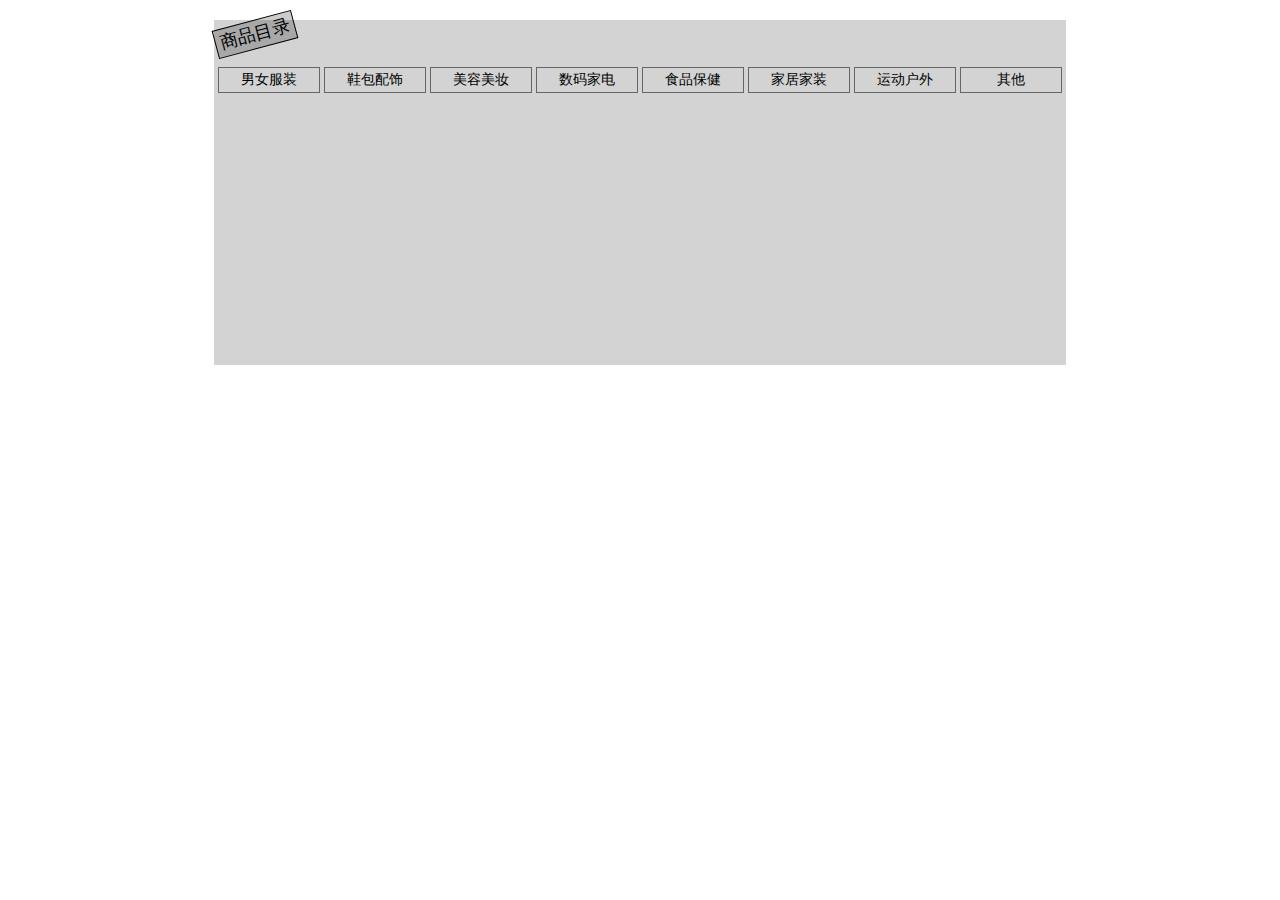
<file: catalog/catalog.html>
<!DOCTYPE html>
<html>

	<head>
		<meta charset="utf-8" />
		<link rel="stylesheet" href="css/catalog.css" type="text/css" />
		<script src="js/jquery.js" type="text/javascript"></script>
		<script src="js/catalog.js" type="text/javascript"></script>
		<title>Catalog</title>
	</head>

	<body>
		<div class="wrap">
			<p onselectstart="return false">商品目录</p>
			<section class="catalog">
				<ul id="tab_t" style="margin-left: 4px;">
					<li class="act">男女服装</li>
					<li>鞋包配饰</li>
					<li>美容美妆</li>
					<li>数码家电</li>
					<li>食品保健</li>
					<li>家居家装</li>
					<li>运动户外</li>
					<li>其他</li>
				</ul>
				<div id="tab_c">
					<div class="hide">
						<a href="#">男装</a>|<a href="#">女装</a>|<a href="#">童装</a><br />
						<a href="#">T恤</a>|<a href="#">背心</a>|<a href="#">衬衫</a>|<a href="#">夹克</a>|<a href="#">风衣</a>|<a href="#">卫衣</a><br />
						<a href="#">休闲裤</a>|<a href="#">牛仔裤</a>|<a href="#">运动裤</a>|<a href="#">沙滩裤</a><br />
						<a href="#">更多</a>
					</div>
					<div class="hide">
						<a href="#">帆布鞋</a>|<a href="#">运动鞋</a>|<a href="#">皮鞋</a>|<a href="#">网面鞋</a>|<a href="#">拖鞋</a><br />
						<a href="#">高跟鞋</a>|<a href="#">坡跟鞋</a>|<a href="#">靴子</a><br />
						<a href="#">单肩包</a>|<a href="#">双肩包</a>|<a href="#">斜肩包</a>|<a href="#">挎包</a>|<a href="#">腰包</a><br />
						<a href="#">鸭舌帽</a>|<a href="#">牛仔帽</a>|<a href="#">棒球帽</a>|<a href="#">贝雷帽</a><br />
						<a href="#">项链</a>|<a href="#">耳环</a>|<a href="#">戒指</a>|<a href="#">手链</a>|<a href="#">发饰</a><br />
						<a href="#">更多</a>
					</div>
					<div class="hide">
						<a href="#">面膜</a>|<a href="#">面霜</a>|<a href="#">眼霜</a>|<a href="#">乳液</a>|<a href="#">爽肤水</a><br />
						<a href="#">眼线</a>|<a href="#">粉底</a>|<a href="#">睫毛膏</a>|<a href="#">唇膏</a>|<a href="#">彩妆盘</a><br />
						<a href="#">香水</a>|<a href="#">精油</a>|<a href="#">脱毛膏</a>|<a href="#">男士护肤</a><br />
						<a href="#">更多</a>
					</div>
					<div class="hide">
						<a href="#">iPhone</a>|<a href="#">iPad</a>|<a href="#">iPod</a>|<a href="#">iTouch</a><br />
						<a href="#">安卓手机</a>|<a href="#">安卓平板电脑</a><br />
						<a href="#">卡片相机</a>|<a href="#">单反相机</a>|<a href="#">摄像机</a>|<a href="#">拍立得</a><br />
						<a href="#">笔记本电脑</a>|<a href="#">台式电脑</a>|<a href="#">DIY装机</a><br />
						<a href="#">游戏本</a>|<a href="#">超级本</a>|<a href="#">办公本</a>|<a href="#">影音本</a><br />
						<a href="#">平板电视</a>|<a href="#">音响</a>|<a href="#">吸尘器</a>|<a href="#">空调</a>|<a href="#">落地扇</a>|<a href="#">洗衣机</a>|<a href="#">热水器</a><br />
						<a href="#">电饭煲</a>|<a href="#">微波炉</a>|<a href="#">烤箱</a>|<a href="#">电磁炉</a>|<a href="#">豆浆机</a>|<a href="#">榨汁机</a>|<a href="#">厨具</a>|<a href="#">油烟机</a>|<a href="#">冰箱</a><br />
						<a href="#">机顶盒</a>|<a href="#">DVD</a>|<a href="#">路由器</a><br />
						<a href="#">更多</a>
					</div>
					<div class="hide">
						<a href="#">牛奶</a>|<a href="#">咖啡</a>|<a href="#">麦片</a>|<a href="#">藕粉</a>|<a href="#">大米</a>|<a href="#">小米</a>|<a href="#">花生油</a>|<a href="#">调和油</a>|<a href="#">橄榄油</a><br />
						<a href="#">红茶</a>|<a href="#">绿茶</a>|<a href="#">黑茶</a>|<a href="#">龙井</a>|<a href="#">普洱</a>|<a href="#">铁观音</a>|<a href="#">花草茶</a>|<a href="#">油茶</a><br />
						<a href="#">红酒</a>|<a href="#">白酒</a>|<a href="#">啤酒</a>|<a href="#">梅酒</a>|<a href="#">清酒</a>|<a href="#">茅台酒</a>|<a href="#">五粮液</a>|<a href="#">威士忌</a>|<a href="#">伏特加</a>|<a href="#">鸡尾酒</a><br />
						<a href="#">苹果</a>|<a href="#">菠萝</a>|<a href="#">芒果</a>|<a href="#">橙子</a>|<a href="#">樱桃</a>|<a href="#">荔枝</a>|<a href="#">杨梅</a>|<a href="#">木瓜</a>|<a href="#">牛油果</a>|<a href="#">榴莲</a><br />
						<a href="#">海参</a>|<a href="#">大闸蟹</a>|<a href="#">干贝</a>|<a href="#">北极贝</a>|<a href="#">银鳕鱼</a>|<a href="#">甜虾</a>|<a href="#">三文鱼</a>|<a href="#">生蚝</a><br />
						<a href="#">巧克力</a>|<a href="#">牛奶糖</a>|<a href="#">费列罗</a>|<a href="#">饼干</a>|<a href="#">牛肉干</a>|<a href="#">葡萄干</a>|<a href="#">谷物棒</a>|<a href="#">布丁</a>|<a href="#">棒棒糖</a><br />
						<a href="#">人参</a>|<a href="#">枸杞</a>|<a href="#">木耳</a>|<a href="#">银耳</a>|<a href="#">石斛</a><a href="#">天麻</a>|<a href="#">当归</a>|<a href="#">冬虫夏草</a>|<a href="#">螺旋藻</a><br />
						<a href="#">更多</a>
					</div>
					<div class="hide">
						<a href="#">瓷砖</a>|<a href="#">油漆</a>|<a href="#">灯具</a>|<a href="#">地板</a>|<a href="#">墙纸</a>|<a href="#">插座</a>|<a href="#">楼梯</a><br />
						<a href="#">灯具</a>|<a href="#">沙发</a>|<a href="#">床</a>|<a href="#">窗帘</a>|<a href="#">门</a>|<a href="#">茶几</a><a href="#">餐桌</a>|<a href="#">书架</a><br />
						<a href="#">装饰画</a>|<a href="#">相框</a>|<a href="#">墙贴</a>|<a href="#">花瓶</a>|<a href="#">挂钟</a><a href="#">仿真花</a>|<a href="#">玻璃贴纸</a><br />
						<a href="#">蚊帐</a>|<a href="#">凉席</a>|<a href="#">床垫</a>|<a href="#">床单</a>|<a href="#">绒毯</a>|<a href="#">门帘</a>|<a href="#">桌布</a>|<a href="#">地毯</a>|<a href="#">抱枕</a><br />
						<a href="#">电视柜</a>|<a href="#">衣柜</a>|<a href="#">鞋柜</a>|<a href="#">椅凳</a>|<a href="#">电脑桌</a><br />
						<a href="#">中式家具</a>|<a href="#">美式家具</a>|<a href="#">北欧家具</a>|<a href="#">儿童家具</a><br />
						<a href="#">更多</a>
					</div>
					<div class="hide">
						<a href="#">钓竿</a>|<a href="#">鱼线</a>|<a href="#">速干衣</a>|<a href="#">遮阳棚</a><br />
						<a href="#">登山鞋</a>|<a href="#">登山包</a>|<a href="#">帐篷</a>|<a href="#">睡袋</a>|<a href="#">户外手表</a>|<a href="#">望远镜</a><a href="#">手电筒</a>|<br />
						<a href="#">山地车</a>|<a href="#">公路车</a>|<a href="#">护具</a>|<a href="#">单车零件</a>|<a href="#">皮肤衣</a><br />
						<a href="#">New Balance</a>|<a href="#">亚瑟士</a>|<a href="#">Flyknit</a>|<a href="#">Kobe 11</a>|<a href="#">Armour</a>|<a href="#">耐克</a>|<a href="#">阿迪达斯</a>|<a href="#">匡威</a>|<a href="#">彪马</a>|<a href="#">VANS</a>|<a href="#">锐步</a>|<a href="#">李宁</a><br
						/>
						<a href="#">更多</a>
					</div>
					<div class="hide">
						<a href="#">玻璃杯</a>|<a href="#">马克杯</a>|<a href="#">碗</a>|<a href="#">碟</a>|<a href="#">盘</a>|<a href="#">茶具</a><br />
						<a href="#">雨伞</a>|<a href="#">口罩</a>|<a href="#">垃圾桶</a>|<a href="#">围裙</a>|<a href="#">抹布</a>|<a href="#">置物架</a>|<a href="#">镜子</a><br />
						<a href="#">收纳箱</a>|<a href="#">压缩袋</a>|<a href="#">强力不粘钩</a>|<a href="#">环保袋</a>|<a href="#">药箱</a>|<a href="#">毛球修剪器</a><br />
						<a href="#">木质衣架</a>|<a href="#">拖把</a>|<a href="#">晾衣杆</a>|<a href="#">大型晾晒架</a>|<a href="#">脏衣篮</a><br />
						<a href="#">洗衣液</a>|<a href="#">体温计</a>|<a href="#">自拍杆</a>|<a href="#">手机壳</a>|<a href="#">厨房清洁</a><br />
						<a href="#">GPS导航</a>|<a href="#">安全座椅</a>|<a href="#">夏季坐垫</a>|<a href="#">胎压监测</a>|<a href="#">机油</a><br />
						<a href="#">螺丝刀</a>|<a href="#">电钻</a>|<a href="#">管钳</a>|<a href="#">增压泵</a>|<a href="#">电焊机</a>|<a href="#">发电机</a>|<a href="#">切割机</a><br />
						<a href="#">蓝牙</a>|<a href="#">WiFi</a>|<a href="#">LED灯珠</a>|<a href="#">3D打印耗材</a>|<a href="#">单片机</a><br />
						<a href="#">婚纱摄影</a>|<a href="#">车辆租赁</a>|<a href="#">活动策划</a>|<a href="#">家电清洗</a>|<a href="#">家电维修</a><a href="#">搬家搬运</a><br />
						<a href="#">更多</a>
					</div>
				</div>
			</section>
		</div>
	</body>

</html>
</file>
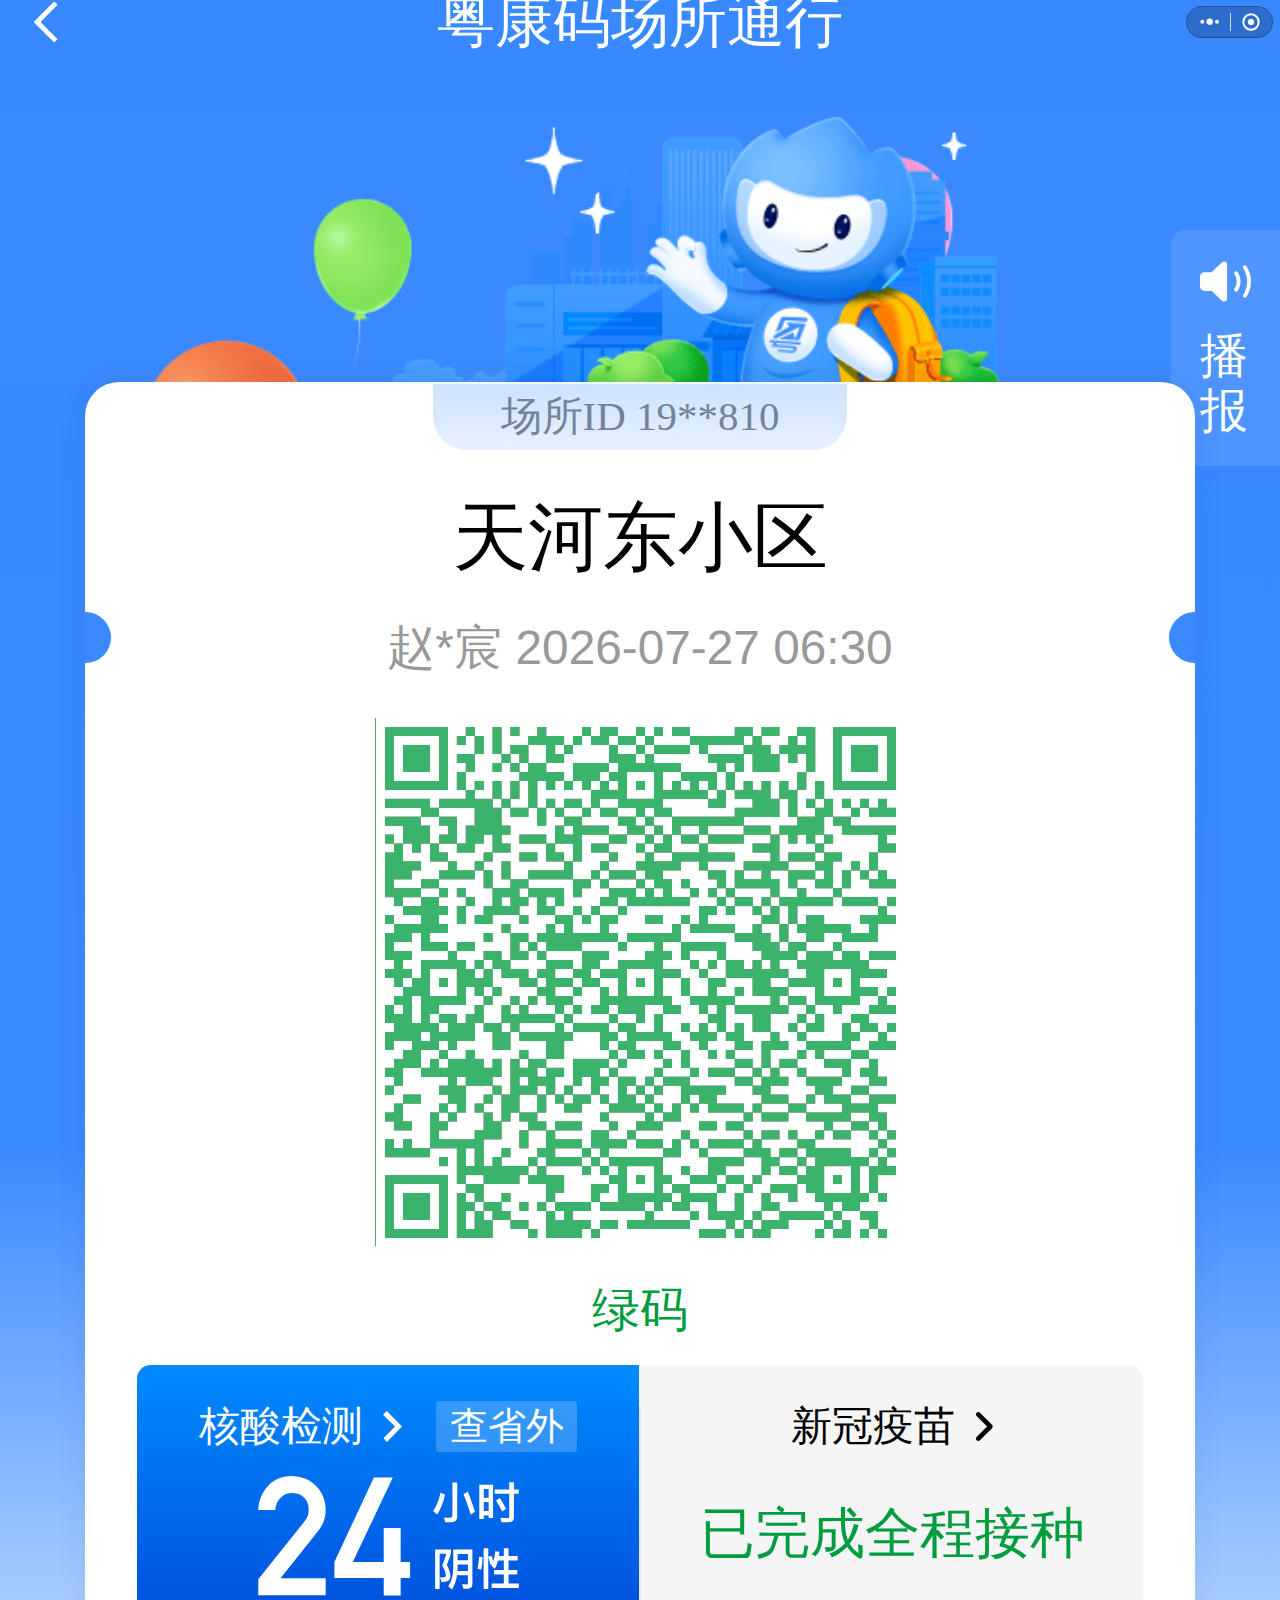
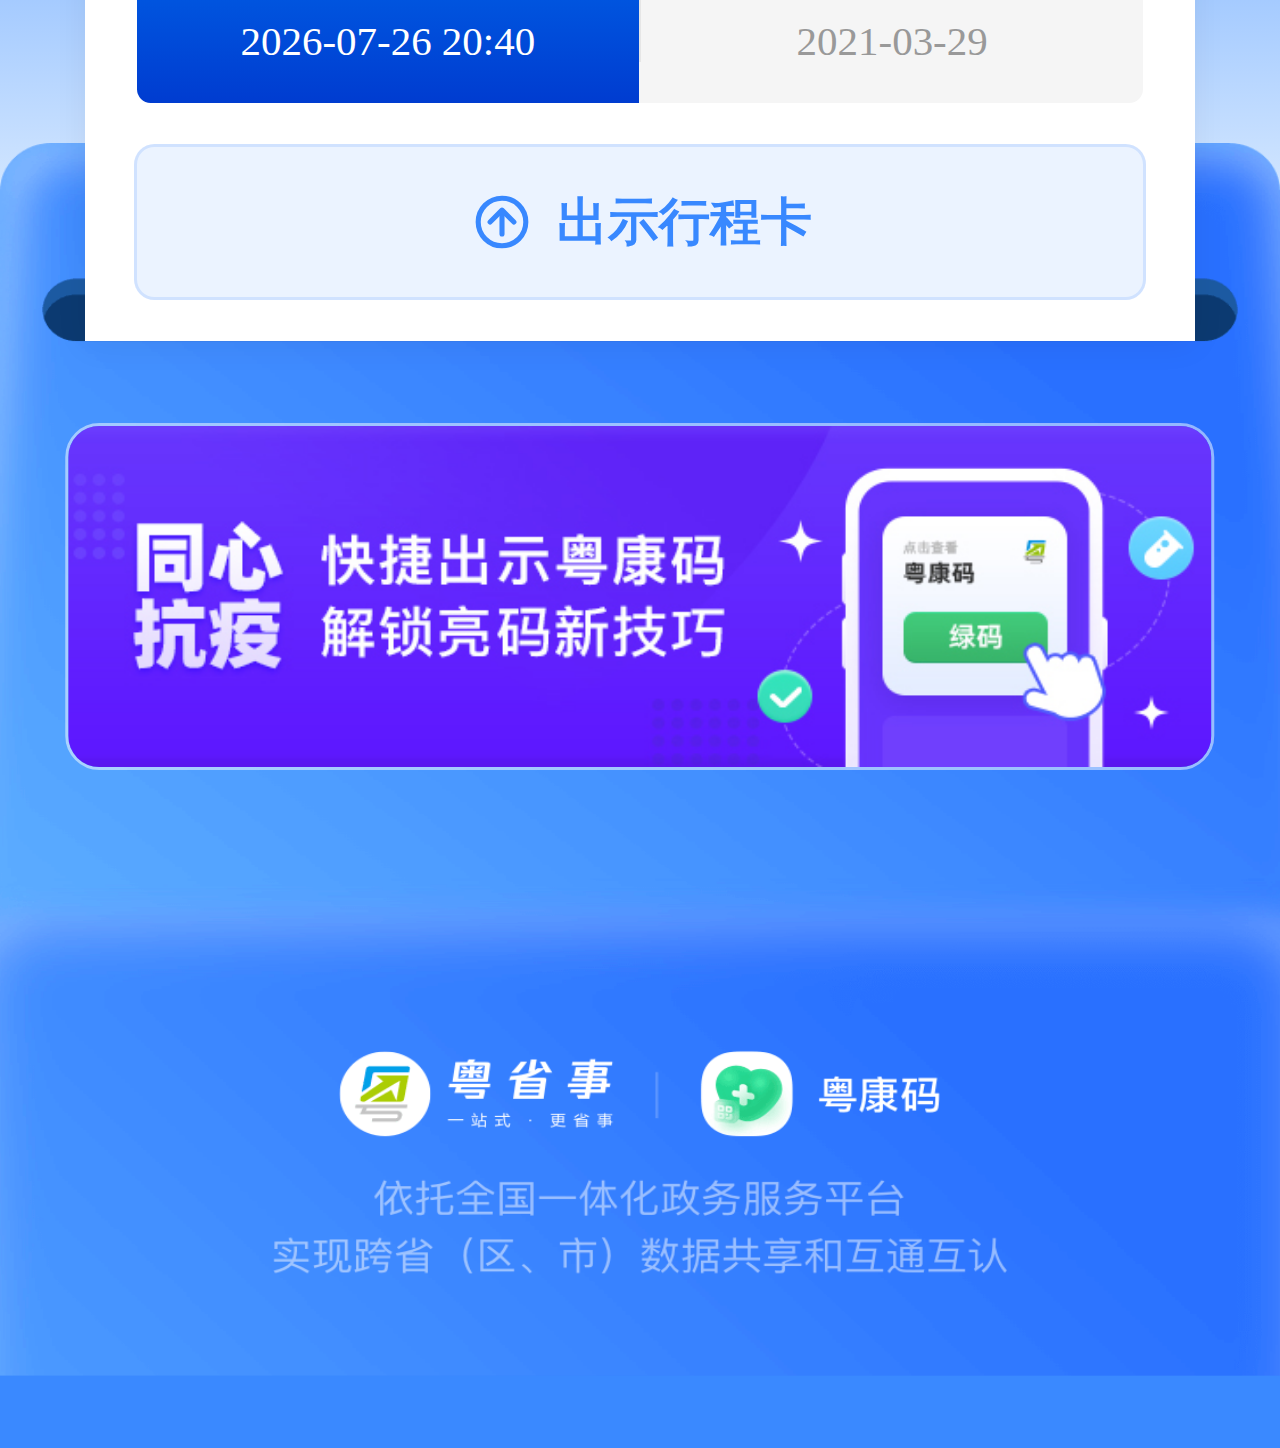
<file: ykmsmltr/ykm/checkin.html>
<!doctypehtml><title>粤康码场所通行</title><meta http-equiv="Content-Type"content="text/html;charset=UTF-8"><meta name="viewport"content="width=device-width,height=device-height,viewport-fit=cover"><meta name="theme-color"content="#3A89FF"><meta name="apple-mobile-web-app-status-bar-style"content="black-translucent"><link rel="manifest"href="manifest.json"><link rel="icon"type="image/jpeg"href="./static/yss.jpeg"><link rel="apple-touch-icon"sizes="246x246"href="./static/yss.jpeg"><link rel="stylesheet"href="../common/nav.css"><script src="../common/base.js"></script><style>body{background-color:#fafafa;height:100%;margin:0;font-family:"PingFang SC",sans-serif}block,view{display:block}.t-normal{color:#09bb07;text-align:right;width:100%}.desc-color{color:red!important}.t-danger{color:#f0422c}.t-danger,.t-yellow{text-align:right;width:100%}.t-yellow{color:#ff8f1f}.preview-main{background:#fafafa;border-radius:1.067vw;flex-direction:column;margin-top:2.667vw;overflow:hidden;padding:2.667vw 0}.preview-item,.preview-main{display:flex}.preview-item{flex-direction:row;justify-content:space-between;margin:2.667vw 5.333vw}.preview-info,.preview-label{color:#666;font-size:4.267vw;letter-spacing:0;line-height:5.867vw}.preview-label{margin-right:4vw;min-width:24vw}.enter-status{display:flex;flex-direction:column;margin:5.333vw}.status-item{margin-bottom:8vw;width:100%}.status-bg{width:100%}.report{align-items:center;display:flex;font-size:4vw;justify-content:center;margin-top:2.667vw}.report1{color:red}.report2{color:#4293f4}.yellow_button button[type=primary],button[disabled][type=primary],button[loading][type=primary]{background-color:#ff8f1f;border-color:#fff;color:#fff}.card_content{background-image:#fff;padding:0 6.667vw}.content{border-radius:2.667vw 2.667vw 0 0;box-shadow:0 .267vw 2.667vw 0 rgba(0,0,0,.06)}.content,.head{position:relative;z-index:999}.head{overflow:hidden;width:100%}.place_tip,.place_tip_abs{color:#fff;font-family:PingFangSC-Regular;font-size:3.2vw;font-weight:400;letter-spacing:0;margin:2.533vw auto 0;opacity:.8;text-align:center;width:fit-content}.head_top{background:rgba(9,187,7,.1);border-radius:2.667vw 2.667vw 0 0;justify-content:space-between;padding:5.467vw 5.333vw}.head_top,.head_top_left{align-items:center;display:flex}.head_top_left{color:#09bb07;font-size:4.8vw;letter-spacing:0;line-height:5.333vw;text-align:center}.head_top_right{align-items:center;color:#999;display:flex;font-size:3.733vw;font-weight:400;justify-content:center;line-height:3.733vw;margin-top:3.867vw}.head_top_right_name{margin-right:1.067vw}.daka_place{font-family:PingFangSC-Medium;font-size:5.867vw;font-weight:500;line-height:5.867vw;margin-top:3.867vw;overflow:hidden;padding:0 5.333vw;text-overflow:ellipsis;white-space:nowrap}.daka_place,.head_name{color:#000;text-align:center}.head_name{font-size:5.333vw;font-weight:Medium;letter-spacing:0;padding:5.333vw 0 .533vw}.head_img{border:1.333vw solid #fff;border-radius:.667vw;display:block;height:42.667vw;margin:4.4vw auto 0;width:42.667vw}.head_tips{display:table;margin:-1.067vw auto 0;padding:0 0 3.2vw}.head_tips,.head_tips_green{color:#009d3e;font-family:PingFangSC-Regular;font-size:3.733vw;letter-spacing:0;line-height:3.733vw;text-align:center}.head_tips_green{font-weight:500}img{width:100%}.code_size{height:38.933vw;width:38.933vw}.preview-list{padding-bottom:0;position:relative}.travel_card{height:16.267vw;position:absolute;right:-8.8vw;top:50%;transform:translate(-50%,-50%);width:17.333vw}.travel_card_icon{height:100%;width:100%}.arrow-left{left:2.667vw;position:absolute}.arrow-left,.top-header-title{color:#fff;font-family:PingFangSC-Medium;font-size:4.933vw;letter-spacing:0;margin-top:2.667vw;text-align:center}.content{background:#fff}.content.error{padding:5.333vw 5.333vw 0}.content.red-temp{background:#e6523f}.content.yellow-temp{background:#ff8f1f}.red-temp .select{background:#feebeb}.yellow-temp .select{background:#fff3e8}.yellow-temp .select-operat{color:#ff8f1f}.red-temp .select-operat{color:#f0422c}.content-list{background:#fff;border-radius:1.067vw;box-shadow:0 2px 20px 0 rgba(0,0,0,.06);position:relative}.content-list_box{margin-bottom:2.667vw}.content-list_header{background:#edf4fc;border-top-left-radius:1.067vw;border-top-right-radius:1.067vw;display:flex;height:11.2vw;margin-bottom:4.8vw;width:100%}.red-temp .content-list_header{background-color:#fbebeb}.yellow-temp .content-list_header{background:#fdf3e9}.header_city,.header_faimly,.header_name{color:#000;display:flex;font-family:PingFangSC-Regular;font-size:4vw;letter-spacing:0;text-align:center}.header_city,.header_faimly,.header_name,.header_name_box{align-items:center;flex:1;justify-content:center}.header_name_box{border-left:.267vw solid #bdd6f7;border-right:.267vw solid #bdd6f7;display:inline-flex;min-width:26.4vw}.red-temp .header_name_box{border-left-color:#f3b8b7;border-right-color:#f3b8b7}.yellow-temp .header_name_box{border-left-color:#f8d5af;border-right-color:#f8d5af}.content-list_time{align-items:center;display:flex;justify-content:center}.header_city .triangle,.header_name .triangle{border-color:#000 transparent transparent!important}.header_text{color:#4293f4;padding-left:.8vw;vertical-align:bottom}.red-temp .header_text{color:#fe3737}.yellow-temp .header_text{color:#ff8f1f}.view-select{text-align:center}.select{background:#ecf4fd;border-radius:1.067vw;display:inline-block;margin:0 auto}.normal-temp{animation:bg-scrolling-reverse .4s infinite;animation-timing-function:linear;background-color:#4293f4;background-image:linear-gradient(135deg,#5ea3f5 25%,transparent 0),linear-gradient(225deg,#5ea3f5 25%,transparent 0),linear-gradient(45deg,#5ea3f5 25%,transparent 0),linear-gradient(315deg,#5ea3f5 25%,#4293f4 0);background-position:20px 0,20px 0,0 0,0 0;background-repeat:repeat;background-size:40px 40px;opacity:1}.select-name,.select-picker{display:inline-block}.select-name{color:#000;font-family:PingFangSC-Regular;font-size:4vw;letter-spacing:0;line-height:5.333vw;text-align:center}.select-line{background:#4293f4;display:inline-block;height:3.733vw;margin:0 3.2vw;opacity:.3;position:relative;top:.533vw;width:.267vw}.select-operat{color:#4293f4;display:inline-block;font-family:PingFangSC-Regular;font-size:4vw;letter-spacing:0;line-height:5.333vw;padding-bottom:2.133vw;padding-right:3.2vw;padding-top:2.133vw;text-align:center}.img-box{margin-bottom:1.333vw;overflow:hidden;padding-bottom:0;text-align:center}.img,.img-box{position:relative}.img{background-color:red;border-radius:1.067vw;display:none;height:100%;width:100%;z-index:6}.travel-report-status{border-radius:1.067vw 0 0 1.067vw;box-sizing:border-box;height:26.133vw;padding-top:3.2vw;position:absolute;right:0;top:28.4vw;width:8.533vw}.travel-report-status .txt{font-family:"PingFang SC";font-size:4vw;font-weight:500;line-height:4.267vw;margin:0 auto;padding-top:1.067vw;width:4vw}.travel-report-star{display:block;height:4.8vw;margin:0 auto;width:4.8vw}.img_mask_qrcode{height:40vw;left:50%;margin-left:-22.667vw;padding:2.667vw;position:absolute;top:3.2vw;width:40vw;z-index:10}.img_border{align-items:center;border-radius:1.333vw;display:flex;height:42.133vw;justify-content:center;margin-bottom:1.333vw;position:relative;width:42.133vw}.img_border_one{background:linear-gradient(to bottom right,#8fcaff,#55b1ff,#8fcaff)}.img_border_two{background:linear-gradient(to bottom right,#ffe58c,#ffb137,#ffe58c)}.img_background{background:#fff;border-radius:.8vw;height:45.067vw;left:1.467vw;position:absolute;top:1.467vw;width:45.067vw;z-index:1}.img_mask{background:#fff;opacity:.98}.img_err_tip,.img_mask{bottom:0;height:48vw;left:0;line-height:6.133vw;margin:auto;position:absolute;right:0;top:0;width:48vw;z-index:11}.img_err_tip{align-items:center;color:#333;display:flex;flex-direction:column;font-size:4.267vw;justify-content:center}.status{text-align:center}.status .result_label{font-size:4.533vw;font-weight:400;justify-content:center;line-height:6.4vw;padding:1.067vw 2.533vw 1.067vw 2.4vw}.status .result_label .result_arrow{height:3.333vw;margin-left:1.6vw;width:3.333vw}.result_label_hs{display:inline-block;margin-right:1.6vw;position:relative;top:-.267vw}.status-img{display:inline-block;height:8.533vw;width:auto}.status-img image{height:100%;width:100%}.status-desc{color:#999;font-family:PingFangSC-Regular;font-size:3.733vw;letter-spacing:0;line-height:5.333vw;text-align:center}.desc-box{font-size:4.267vw;line-height:5.867vw}.desc-box,.desc-box-2{color:#666;font-family:PingFangSC-Regular;text-align:center}.desc-box-2{font-size:3.733vw;line-height:5.333vw;margin-bottom:4vw;padding-top:2.667vw}.title{align-items:center;color:#000;display:flex;font-family:PingFangSC-Medium;font-size:6.4vw;font-weight:600;justify-content:space-between;line-height:8.8vw;padding-left:5.333vw;padding-right:5.333vw;padding-top:5.333vw}.title_img{height:6.667vw;width:32vw}.use-address{padding:8.533vw 5.333vw 14.667vw}.use-address-title{text-align:center}.address-title-desc{display:inline-block}.address-title-desc image{height:100%;width:100%}.view-line{font-size:0}.address-list{border:1px solid #ebebeb;border-bottom:none;border-radius:1.067vw;margin-top:5.333vw}.address-list-item{display:flex;padding:5.333vw}.item-left{width:13.333vw}.item-left image{height:13.333vw;width:13.333vw}.item-right{flex:1;padding-left:4.267vw}.address-list-item{background:#fff;border-bottom:1px solid #ebebeb;margin-bottom:4vw}.address-list-item:last-child{margin-bottom:0}.item-right-title{color:#000;font-family:PingFangSC-Medium;font-size:4.8vw;line-height:6.4vw}.item-right-content{color:#666;font-family:PingFangSC-Regular;font-size:4vw;line-height:5.6vw}.item-right-to{color:#4293f4;font-family:PingFangSC-Regular;font-size:3.733vw}.ykm-entry-cell{align-items:center;background:#fff;color:#4293f4;display:flex;font-size:4.8vw;justify-content:space-between;line-height:15.733vw;padding:0 5.333vw}.special-view{background:#f2f7fd;border-radius:1.067vw;margin:5.333vw;padding:.267vw}.desc-cell{border-radius:.8vw .8vw 0 0;color:#6486a0;font-size:3.733vw;line-height:5.333vw;margin:4vw 0 4vw 9.333vw;position:relative}.desc-cell:before{background:#4f6f8b;content:"";height:2.267vw;left:-3.333vw;position:absolute;top:1.6vw;transform:rotate(45deg);width:2.267vw}.desc-cell+.desc-cell{margin-top:4vw}.flex-wrap{display:flex}.flex-box{color:#000;flex:1;font-size:3.733vw;text-align:center}.flex-box_desc,.list-icon{margin-top:1.333vw}.list-icon{height:5.067vw;margin-right:2.667vw;width:5.067vw}.err_tips{color:#999;margin-top:2.667vw;text-align:center}.err_tips,.err_tips view{font-family:PingFangSC-Regular;font-size:3.733vw;line-height:5.067vw}.err_tips view{color:#4293f4;display:inline;margin-left:2.667vw}.shadow{background:rgba(0,0,0,.6);position:fixed;right:0;top:0}.shadow,.shadow__main{bottom:0;left:0;z-index:20000}.shadow__main{background:#fff;box-sizing:border-box;padding:4.8vw 0 0 5.333vw;position:absolute;width:100%}.shadow__main-title{color:#000;font-size:6.4vw;font-weight:700;height:9.067vw;letter-spacing:0;line-height:9.067vw;margin-bottom:4vw}.shadow__main-city{overflow:hidden}.shadow__main-city-item{border:1px solid #ebebeb;border-radius:1.067vw;box-sizing:border-box;color:#000;float:left;font-size:4vw;height:10.667vw;letter-spacing:0;line-height:10.667vw;margin-bottom:5.333vw;margin-right:2.267vw;text-align:center;width:28.267vw}.shadow__main-city-item.active{border:.267vw solid #4293f4}.prevent__scroll{height:100%;overflow:hidden;width:100%}.shadow-share{background-color:rgba(0,0,0,.7);border-radius:1.333vw;display:flex;height:9.333vw;padding-left:4vw;position:fixed;right:8vw;top:2vw;z-index:999}.shadow-share:after{border:6px solid transparent;border-bottom-color:rgba(0,0,0,.7);content:"";height:0;position:absolute;right:9.333vw;top:-12px;width:0}.shadow-share--android:after{right:13.067vw}.shadow-share__info{color:#fff;font-size:3.467vw;line-height:9.333vw;padding-right:2.667vw;position:relative}.shadow-share__info:after{background-color:#fff;content:"";height:5.333vw;position:absolute;right:0;top:2vw;transform:scaleX(.5);width:1px}.shadow-share__close{height:9.333vw;position:relative;width:8vw}.shadow-share__close:before{transform:rotate(45deg)}.shadow-share__close:after,.shadow-share__close:before{background-color:#fff;content:"";height:4vw;left:4vw;position:absolute;top:2.667vw;width:1px}.shadow-share__close:after{transform:rotate(-45deg)}.result_box{display:flex;justify-content:center;margin:0 5.333vw;position:relative}.result_label{border-radius:.533vw;display:inline-block;margin:0 auto;padding:2.133vw 3.2vw}.red-temp .result_label{background:rgba(240,66,44,.1);border:.267vw solid #fe3737;color:#f0422c}.yellow-temp .result_label{background:rgba(255,143,31,.1);border:.267vw solid #ff8f1f;color:#ff8f1f}.result_arrow{height:2.667vw;margin-left:2.667vw;width:2.667vw}.canvas-main{align-items:center;display:flex;flex-direction:column;justify-content:center;opacity:0;transition:all .6s ease}#XUESHENGMA{left:-2000px;opacity:0;position:fixed;top:-2000px;z-index:1}.canvas-img{border:2px solid #000}.options{align-items:center;background:#f3f3f3;border-radius:8px 0 0 8px;bottom:0;box-sizing:border-box;color:#828282;display:flex;font-size:3.2vw;height:20.8vw;justify-content:center;margin-bottom:auto;margin-top:auto;padding:0 .8vw;position:absolute;right:0;top:0;width:6.4vw}.err_honglvma_action,.err_qrcode{color:#4293f4;font-size:4.533vw;letter-spacing:0;line-height:6.4vw;padding-bottom:4vw;text-align:center}.err_honglvma_box{display:flex;flex-direction:column;justify-content:center;margin-bottom:4vw;text-align:center}.err_honglvma_title{color:#999;font-family:PingFangSC-Regular;font-size:4.533vw;letter-spacing:0;text-align:center}.no_certified{align-items:center;display:flex;justify-content:center;margin-bottom:2.667vw;margin-top:2.667vw}.no_certified_text{color:#f0422c;font-size:4vw;margin-right:1.333vw}.no_certified_action{color:#4293f4;font-size:4vw;margin-right:.267vw}.sub-list{background:#fff;border-radius:8px;box-shadow:0 2px 20px 0 rgba(0,0,0,.06);color:#000}.normal-temp .sub-list,.red-temp .sub-list,.yellow-temp .sub-list{background:hsla(0,0%,100%,.1);color:#fff}.tgpz{background:rgba(9,187,7,.1);border-radius:.933vw;color:#09bb07;font-family:PingFangSC-Regular;font-size:3.733vw;letter-spacing:0;line-height:5.333vw;padding:.133vw 1.333vw;text-align:center}.normal-temp .tgpz,.red-temp .tgpz,.yellow-temp .tgpz{background:rgba(0,0,0,.2);color:#fff}.ykmxx-line{box-shadow:inset 0 -.267vw 0 0 #ebebeb;height:.133vw;width:100%}.sub-cl{align-items:center;display:flex;justify-content:center;margin-left:5.333vw;margin-right:5.333vw;padding-bottom:4.8vw;padding-top:4.8vw;position:relative}.normal-temp .sub-cl,.red-temp .sub-cl,.sub-cl{box-shadow:inset 0 -.133vw 0 0 hsla(0,0%,100%,.12)}.normal-temp .sub-cl{color:#fff}.sub-cl:last-child{box-shadow:inset 0 0 0 0 hsla(0,0%,100%,.12)}.sub-cl_content{flex:1;font-size:4.8vw;line-height:6.4vw}.sub-cl_content,.time-box{align-items:center;display:flex}.time-box{justify-content:center;margin-bottom:5.333vw}.red-temp .city,.yellow-temp .city{color:#fff}.red-temp .triangle,.yellow-temp .triangle{border-color:#fff transparent transparent}.normal-temp .city{color:#fff}.normal-temp .triangle{border-color:#fff transparent transparent}.city{align-items:center;color:#000;display:flex;font-family:PingFangSC-Medium;font-size:5.6vw;letter-spacing:0;line-height:6.4vw;width:20%}.triangle{border-color:#000 transparent transparent;border-style:solid;border-width:1.333vw 1.2vw 0;height:0;margin-left:1.6vw;width:0}.contented .timer_preview{color:#000;font-family:PingFangSC-Semibold;font-size:8vw;font-weight:500;letter-spacing:0;line-height:8vw;text-align:center;vertical-align:middle;width:60vw}@keyframes fade{0%{opacity:.1}to{opacity:1}}@-webkit-keyframes fade{0%{opacity:1}to{opacity:0}}.dropdown__icon{border:1.733vw solid transparent;border-top-color:#000;margin-left:1.333vw;margin-top:1.333vw}.picker-padding{padding-bottom:2.133vw;padding-left:3.2vw;padding-top:2.133vw}.picker-tips{background-repeat:no-repeat;height:9.467vw;position:absolute;top:-6.667vw;width:48vw;z-index:10000}.hesuan-tips_warp,.image-tips,.image-tips_warp{height:100%;position:relative;width:100%}.tips-close{height:5.333vw;position:absolute;right:2.213vw;top:1.68vw;width:5.333vw}.close-image,.user-phone_button{height:100%;width:100%}.user-phone_button{background-color:initial;border:0;left:0;opacity:0;padding:0;position:absolute;top:0}.user_tongguan{position:relative}.tips{color:#fff;font-family:PingFangSC-Regular,PingFang SC;font-size:4vw;font-weight:400;height:5.333vw;line-height:5.333vw;padding:4.8vw 0;text-align:center;width:100%}.tips--black{color:#666}.result_box .result_label{font-size:4.533vw;font-weight:400;line-height:6.4vw;padding:1.067vw 2.533vw 1.067vw 2.4vw}.result_box .result_label .result_arrow{height:3.333vw;margin-left:.533vw;width:3.333vw}.result_label_green{background:rgba(56,176,107,.1);border:.267vw solid #00b462;border-radius:.533vw;color:#00b462}.sub-block{padding:0 4vw 3.2vw}.entry,.sub-block{display:flex;height:26.4vw;justify-content:center}.entry{height:20.267vw;padding-top:5.333vw}.entry-item{align-items:center;background:#fff;border-radius:1.067vw;box-shadow:0 .267vw 2.667vw 0 rgba(0,0,0,.1);display:flex;filter:blur(10);flex-direction:column;height:20.267vw;justify-content:center;position:relative;width:21.067vw}.entry-item_label{height:4vw;left:0;margin-left:auto;margin-right:auto;position:absolute;right:0;top:0;width:13.867vw}.entry-item_icon{height:8vw;margin-bottom:1.6vw;margin-top:1.6vw;width:8vw}.entry-item_name{color:#000;font-family:PingFangSC-Medium;font-size:3.2vw;letter-spacing:0;text-align:center}.jiechu-tips{height:9.467vw;left:45%;margin-left:auto;margin-right:auto;position:absolute;right:0;top:9.333vw;width:48vw;z-index:10}.jiechu-tips .image-tips,.jiechu-tips_warp{height:100%;width:100%}.jiechu-tips .tips-close{height:5.333vw;position:absolute;right:2.4vw;text-align:center;top:2.667vw;width:5.333vw}.hesuan-tips{height:9.467vw;left:2.267vw;position:absolute;top:-10.8vw;width:36.4vw;z-index:10}.hesuan-tips .image-tips{height:100%;width:100%}.hesuan-tips .tips-close{text-align:center}.block-item{align-content:space-between;background-color:#f5f5f5;box-sizing:border-box;display:flex;flex-wrap:wrap;height:26.4vw;justify-content:center;padding:3.2vw 0;width:40vw}.hesuan_block{background-image:linear-gradient(180deg,#00b93e,#007d00)!important}.hesuan_lv{background-image:linear-gradient(180deg,#a079eb,#6f3cd0)!important}.hesuan_blue{background-image:linear-gradient(180deg,#008bff,#003cd0)!important}.hesuan_orgereen{background-image:linear-gradient(180deg,#15b6b9,#006e70)}.block-item_icon{height:4vw;padding-right:1.333vw;width:4vw}.block-item_title{align-items:center;color:#000;display:flex;font-family:PingFangSC-Regular;font-size:3.2vw;font-weight:500;height:3.2vw;justify-content:center;width:100%}.hesuan_block .block-item_desc,.hesuan_block .block-item_tips,.hesuan_block .block-item_title,.hesuan_orgereen .block-item_desc,.hesuan_orgereen .block-item_tips,.hesuan_orgereen .block-item_title{color:#fff}.block-item_arrow{height:2.4vw;padding-left:1.6vw;width:1.467vw}.vaccines-center{background-color:#f5f5f5;height:20vw;padding:3.2vw 0;width:.133vw}.vaccines-border{background-color:#e6e6e6;height:20vw;width:.133vw}.vaccines{border-radius:0 1.067vw 1.067vw 0}.item-hesuan{border-radius:1.067vw 0 0 1.067vw}.hesuan-warp .block-item_desc{height:auto}.block-item_desc,.hesuan-warp .block-item_desc{font-family:PingFangSC-Medium;font-size:4.267vw;line-height:5.733vw}.block-item_desc{color:#999;text-align:center;width:100%}.block-item_desc img{display:block;height:10.4vw;margin:1.6vw auto 1.467vw;width:20.533vw}.desc--red{color:#fe3737;font-weight:400}.desc--green{color:#009d3e;font-weight:400}.desc--black{color:#000;font-weight:400}.desc--small{font-size:3.733vw}.block-item_tips{color:#999;filter:blur(10);font-family:PingFangSC-Regular;font-size:3.2vw;letter-spacing:0;line-height:3.2vw;text-align:center}.block-item_loading{display:block;height:20vw;margin:0 auto;width:20vw}.cell{align-items:center;border-bottom:1px solid #ebebeb;box-sizing:border-box;display:flex;height:14.4vw;justify-content:space-between;margin-left:5.333vw;margin-right:5.333vw}.cell:last-of-type{border-bottom:none}.cell-content{align-items:center;display:flex;font-size:4vw;height:14.4vw;line-height:5.333vw}.cell-icon{height:6.4vw;padding-right:2.4vw;width:6.4vw}.cell-arrow{height:3.467vw;width:2.133vw}.no_pt{height:auto;padding-top:0}.colored-person-action-list{align-items:center;color:#4292f3;display:flex;font-size:3.733vw;justify-content:center}.colored-person-action-list_icon{height:4.8vw;vertical-align:text-bottom;width:4.8vw}.colored-person-action-list_divider{background:#d8d8d8;height:3.2vw;margin:0 5.333vw;width:1px}.showVaccinesGuide{background-color:rgba(0,0,0,.8);left:0;position:fixed;text-align:center;top:0;z-index:12000}.showVaccinesGuide_title{color:#fff;font-family:PingFangSC-Medium;font-size:6.4vw;margin-bottom:2.133vw;padding-top:26.667vw;text-align:center}.showVaccinesGuide_desc{font-size:4.8vw}.showVaccinesGuide_desc,.showVaccinesGuide_desc_bottom{color:#fff;font-family:PingFangSC-Regular;text-align:center}.showVaccinesGuide_desc_bottom{font-size:3.467vw;margin:5.333vw 5.333vw 0;opacity:.7}.showVaccinesGuide_oneImg{display:block;height:50.667vw;margin:15.467vw auto 22.533vw;width:54vw}.showVaccinesGuide_twoImg{display:block;height:67.333vw;margin:7.2vw auto 14.133vw;width:62vw}.showVaccinesGuide_btn{border:2px solid #fff;border-radius:1.067vw;color:#fff;display:inline-block;font-family:PingFangSC-Medium;font-size:4.8vw;height:10.133vw;line-height:10.133vw;margin:0 auto;padding:0 8vw;text-align:center;width:37.067vw}.showVaccinesGuide_oneImgicon,.showVaccinesGuide_twoImgicon{bottom:0;height:10.667vw;left:0;margin:auto;position:absolute;right:0;top:0;width:10.667vw;z-index:20}.golden-border{height:100%;left:0;position:absolute;top:0;width:100%;z-index:1}.showVaccinesGuide_close{height:5.333vw;position:absolute;right:3.333vw;top:3.333vw;width:5.333vw}.shadow__activity{height:17.333vw;position:fixed;right:1.6vw;transition:right .5s;width:47.467vw}@-webkit-keyframes tcdh{0%{right:-9.333vw}to{right:0}}@keyframes tcdh{0%{right:-9.333vw}to{right:0}}.shadow__activity--hide{right:-10.667vw}.shadow__activity__img{bottom:0;height:17.333vw;position:absolute;right:4.533vw;width:16vw}.shadow__activity__font{border-radius:2.667vw 8.8vw 8.8vw 2.667vw;bottom:0;box-shadow:0 .533vw .533vw 0 rgba(0,0,0,.13);box-sizing:border-box;color:#fff;height:14.933vw;left:0;padding:1.6vw 20.667vw 1.6vw 2.4vw;position:absolute;transition:left .5s;width:47.467vw}.shadow__activity__font__close{height:4vw;position:absolute;right:.667vw;top:5.467vw;width:4vw}.shadow__activity__font__img{height:100%;left:0;position:absolute;top:0;width:100%}.shadow__activity__font__info{-webkit-box-orient:vertical;-webkit-line-clamp:2;color:#fff;display:inline-block;display:-webkit-box;font-size:2.933vw;line-height:3.733vw;overflow:hidden;position:relative}.shadow__activity__font__jt{height:3.467vw;margin-top:.8vw;position:relative;width:9.867vw}.yq-jt{height:3.333vw;left:-.267vw;position:relative;top:.533vw;width:3.333vw;z-index:10}.shadow__activity__font--hide{left:26.667vw}.shadow__activity__close{bottom:0;height:17.333vw;position:absolute;right:0;width:12.533vw}.nav_close{left:-1.333vw}.yuan{left:-2vw}.yuan,.yuan-right{background:#fff;border-radius:50%;height:4vw;position:absolute;top:18vw;width:4vw}.yuan-right{right:-2vw}.daka-status-tip{position:relative;z-index:4}.place_tip_abs{left:19.733vw;position:absolute;top:10.4vw}.daka-status-tip-img{display:block;width:100%}.daka-xck-box{padding:0 6.667vw;width:100%}.daka-xck{align-items:center;background:hsla(0,0%,100%,.2);border-radius:1.067vw;justify-content:space-between;padding:4vw 4.8vw;position:absolute;top:21.333vw;width:78%}.daka-xck,.daka-xck-left{display:flex}.daka-xck-left{color:#fff;font-family:PingFangSC-Medium;font-size:4.8vw;font-weight:500;justify-content:start;letter-spacing:0;line-height:6.4vw}.daka-xck-icon{height:6.4vw;margin-right:3.2vw;width:6.4vw}.daka-arrow{height:3.2vw;width:2.133vw}.daka-logo{height:7.067vw;margin-bottom:2.667vw;width:47.067vw}.daka-card-bottom{height:102vw;margin-top:-15.467vw;position:relative;width:100%}.daka-card-bottom-img{height:100%;vertical-align:middle;width:100%}.gonggong_footer{bottom:-2.667vw;font-family:PingFangSC-Regular;left:50%;position:absolute;transform:translate(-50%,-50%);width:100%}.footer_text{color:#fff;font-size:3.2vw;font-weight:400;letter-spacing:0;line-height:4.8vw;opacity:.5;text-align:center;width:100%}.daka-status-tip-ungreen{margin:0 auto 5.333vw;padding-top:1.733vw;width:44.267vw}.audio_play{align-items:flex-start;background:hsla(0,0%,100%,.1);border-radius:1.067vw 0 0 1.067vw;box-sizing:border-box;display:flex;flex-wrap:wrap;height:18.4vw;justify-content:center;padding-top:1.333vw;position:absolute;right:0;top:17vw;width:8.533vw;z-index:10}.audio_play .txt{color:#fff;font-family:"PingFang SC";font-size:3.733vw;font-weight:500;left:50%;line-height:4.267vw;margin:0 auto;position:absolute;top:7.733vw;transform:translateX(-50%);width:4vw}.audio_play_icon{height:3.2vw;padding:1.067vw 0;width:4vw}.audio_play_icon_gif{height:5.333vw;width:5.333vw}.box_yellow-temp{background-color:rgba(255,143,31,.1)}.box_red-temp{background-color:rgba(254,55,55,.1)}.txt.color_yellow-temp{color:#ff8f1f}.txt.color_red-temp{color:#fe3737}.txt.color_normal-temp{color:#3888ff}.report-status{border-radius:2.667vw 2.667vw 0 0;height:8.533vw;text-align:center}.report_green{background-image:linear-gradient(180deg,#56d66c,#25b638)}.report_yellow{background-image:linear-gradient(180deg,#ff8000,#ff7100)}.report_red{background-image:linear-gradient(180deg,red,red 99%)}.report-status_txt{color:#fff;font-family:PingFangSC-Medium;font-size:4vw;font-weight:500;line-height:8.533vw}.conten_box{justify-content:center;padding:3.2vw 4vw 2.4vw}.conten_box,.hsym_box{display:flex}.hsym_box{align-content:flex-start;background:#f5f5f5;border-radius:1.6vw;flex-wrap:wrap;height:41.067vw;width:34.533vw}.hsym_box .box-vaccines-center{background-color:#dbdbdb;height:.133vw;margin:0 2.4vw;width:29.6vw}.box-item-hesuan{align-content:center;align-items:center;background:#f5f5f5;border-radius:1.6vw 1.6vw 0 0;box-sizing:border-box;display:flex;flex-wrap:wrap;height:28.4vw;justify-content:center;text-align:center;width:34.4vw}.box-item-vaccines{background:#f5f5f5;border-radius:0 0 12px 12px;height:12.667vw;vertical-align:middle;width:34.533vw}.box-item_desc.desc--green{color:#3bb36c;font-family:PingFangSC-Medium;font-size:6.4vw;font-weight:500;line-height:5.733vw}.box-item_desc>image{display:block;height:12.8vw;margin:.533vw auto .8vw;width:25.333vw}.box-item-hesuan .box-item_desc_min{padding:0}.box-item_desc_min{color:#999;font-family:PingFangSC-Medium;font-size:4.267vw;height:5.6vw;line-height:5.6vw;padding-top:3.867vw;text-align:center}.xck_action{align-items:center;border-radius:1.6vw;display:flex;font-family:PingFangSC-Medium;font-size:4vw;font-weight:700;height:11.733vw;justify-content:center;line-height:11.733vw;margin:0 auto 3.2vw;width:78.667vw}.xck_action_bule{background:#ebf3ff;border:.267vw solid rgba(56,136,255,.15);color:#3888ff}.xck_action_bule,.xck_action_red{box-shadow:inset 0 .133vw 0 0 #ebf3ff}.xck_action_red{background:#ffebeb;border:.267vw solid rgba(255,56,56,.15);color:#fe3e3e}.xck_action_yellow{background:#ffebd6;border:.267vw solid rgba(254,154,55,.2);box-shadow:inset 0 .133vw 0 0 #ebf3ff;color:#fe9a37}.xck_action_icon{height:5.333vw;margin-right:1.6vw;width:5.333vw}.banner-img{height:100%;width:100%}.banner{border:.267vw solid hsla(0,0%,100%,.5);border-radius:2.667vw;box-shadow:inset 0 .133vw 4.933vw 0 hsla(0,0%,100%,.13);height:26.667vw;left:50%;overflow:hidden;position:absolute;top:21.867vw;transform:translateX(-50%);width:89.333vw;z-index:10}.banner_img{height:100%;width:100%}.normalTag{background:hsla(0,0%,100%,.2);color:#fff}.colorTag,.normalTag{border-radius:.267vw;font-family:PingFangSC-Regular;font-size:2.933vw;font-weight:400;line-height:4vw;margin-left:2.667vw;padding:0 1.067vw}.colorTag{background:rgba(66,147,244,.2);color:#3888ff}.daka_place_id{border-radius:0 0 2.667vw 2.667vw;box-shadow:inset 0 .133vw 0 0 #fff;box-sizing:border-box;font-family:PingFangSC-Regular;font-size:3.2vw;font-weight:400;height:5.333vw;letter-spacing:0;line-height:5.333vw;margin:0 auto;padding:0 4.8vw;text-align:center;min-width:32.4vw;width:fit-content}.daka_place_id.bule{background-image:linear-gradient(180deg,#cde1ff,#e8f1ff);color:#738399}.daka_place_id.yellow{background-image:linear-gradient(180deg,#ffe6cd,#fff3e8);color:#998673}.daka_place_id.red{background-image:linear-gradient(180deg,#ffcdcd,#ffe8e8);color:#998673}.audio_play_right{align-items:flex-start;background:hsla(0,0%,100%,.1);border-radius:0 1.067vw 1.067vw 0;box-sizing:border-box;display:flex;flex-wrap:wrap;height:21.067vw;justify-content:center;left:0;padding-top:2.133vw;position:absolute;top:34.8vw;width:8.533vw;z-index:10}.audio_play_right .txt{font-family:"PingFang SC";font-size:3.733vw;font-weight:500;left:50%;line-height:4.267vw;margin:0 auto;position:absolute;top:8.533vw;transform:translateX(-50%);width:4vw}.audio_play_right.red{background:rgba(254,55,55,.1);color:#fe3737}.audio_play_right.yellow{background:rgba(255,156,56,.1);color:#ff9c38}.page{padding-top:5.333vw}.page.bule{background-color:#3888ff}.page.yellow{background-color:#fe9a37}.page.red{background-color:#fe3e3e}.nav{align-items:center;color:#fff;display:flex;font-size:4.533vw;justify-content:center;position:relative}.nav.yellow{background-color:#fe9a37}.nav_close{height:16vw;left:2.667vw;width:16vw}.move,.nav_close{position:absolute}.move{animation:bg-scrolling-reverse 1.5s infinite;animation-timing-function:linear;width:100%;z-index:3}@-webkit-keyframes bg-scrolling-reverse{0%{top:13.333vw}to{top:-66.667vw}}@keyframes bg-scrolling-reverse{0%{top:13.333vw}to{top:-66.667vw}}</style><div class="capsule dark"onclick="navigateHome()"><svg class="capsule-menu-icon"viewBox="0 0 64 28"xmlns="http://www.w3.org/2000/svg"><circle cx="32"cy="14"r="9.5"/><circle cx="54"cy="14"r="6"/><circle cx="10"cy="14"r="6"/></svg><div class="splitter"></div><svg class="capsule-exit-icon"viewBox="0 0 60 60"xmlns="http://www.w3.org/2000/svg"><circle cx="30"cy="30"r="9"/><circle cx="30"cy="30"r="23"stroke-width="6"fill="transparent"/></svg></div><view class="page bule"style="padding-top:0;padding-top:env(safe-area-inset-top,0)"><view class="nav bule"style="height:44px;margin-bottom:5.333vw"><image arialabel="返回"ariarole="button"bind:tap="handleNavBack"class="nav_close"src="./static/4f474259427737a36d6c292a3c2f7553.svg"onclick="history.back()"></image>粤康码场所通行</view><view class="main"style="background-color:#3a89ff"><image class="move"mode="widthFix"src="./static/eb043b4b54f68bcc19242a706636561d.png"></image><view bindtap="mp3"class="audio_play"style="top:calc(env(safe-area-inset-top,0) + 18vw)"><image class="audio_play_icon"src="./static/fd5c377f998d7e9484c862b9cb98ceb5.svg"></image><view class="txt">播报</view></view><view class="daka-status-tip"><image class="daka-status-tip-img"mode="widthFix"src="./static/c8cd86abb92bbc77b0db2b2d7f390090.png"></image></view><view class="card_content"style="background-image:linear-gradient(180deg,#3888ff 0,rgba(58,138,255,.96) 49%,#eef7ff 98%)"><view class="content"><view class="head"><view class="daka_place_id bule">场所ID <span id="_place_id">19**810</span></view><view class="daka_place"id="_place"></view><view class="head_top_right"><view class="head_top_right_name"id="_name"></view><view class="head_top_right_time"id="_time"></view></view><view class="conten_box"><view><view class="img-box"><view class="img_border"><view style="width:100%;height:100%;background-color:#fff;z-index:10"onclick='window.location.href="./index.html"'><view class="img"style="background:url([data-uri]),linear-gradient(#3bb36c,#3bb36c);background-blend-mode:lighten;background-size:98% 98%;background-position:center;background-repeat:no-repeat;display:block;margin:0 auto"></view></view></view></view><view class="head_tips_green">绿码</view></view></view><view class="sub-block"><view bind:tap="handleTap"class="block-item item-hesuan hesuan_block hesuan_blue"data-path="/operation_plus/pages/yiqing/daka/user/hesuan-list/index"onclick='window.location.href="./detail.html"'><view class="block-item_title">核酸检测<image class="block-item_arrow"src="./static/b4455fa4d4a6cd9227fe4703238eeb51.svg"></image><view class="tag normalTag">查省外</view></view><view class="block-item_desc desc--green no_pt"><image src="./static/2c258b7b98bdfcb70a00c769d685e9bb.svg"></image></view><view class="block-item_tips no_pt"id="covid-test-time">检测日期</view></view><view class="vaccines-center"><view class="vaccines-border"></view></view><view bind:tap="handleTap"class="block-item vaccines"data-path="/operation_plus/pages/yiqing/daka/user/vaccines-record/index"><view class="block-item_title">新冠疫苗<image class="block-item_arrow"src="./static/c9652a23beac030ca4899831aa87ff62.svg"></image></view><view class="block-item_desc desc--green">已完成全程接种</view><view class="block-item_tips"id="vaccine-date"></view></view></view><view bind:tap="handleTravelCard"class="xck_action xck_action_bule"onclick='window.location.href="../trip-card/index.html"'><image class="xck_action_icon"src="./static/afe4df7c15bffd8eaef1fe02a4af8474.svg"></image><view>出示行程卡</view></view><view class="yuan"style="background:#3a89ff"></view><view class="yuan-right"style="background:#3a89ff"></view></view></view></view><view class="daka-card-bottom"><image class="daka-card-bottom-img"src="./static/2aee70d3d005c220bc9e4c64ad8c7485.png"></image><view bindtap="goto"class="banner"><image class="banner_img"src="./static/dfa1c9f48ba289110ab1d9f61c5fc749.jpg"></image></view></view></view></view><script>const covid_test_time=new Date((new Date).getTime()+60*(300-Math.floor(480*Math.random()))*1e3).toISOString().replace("T"," ").slice(0,16);document.getElementById("covid-test-time").innerText=covid_test_time,document.getElementById("_time").innerText=new Date((new Date).getTime()+288e5).toISOString().replace("T"," ").slice(0,16);let _name=localStorage.getItem("_name")||"赵*宸",_place=localStorage.getItem("_place")||"天河东小区",_place_id=localStorage.getItem("_place_id")||"19**810";document.getElementById("_name").addEventListener("click",()=>{var e=window.prompt("修改名字：",_name);""==e||null==e?localStorage.removeItem("_name"):localStorage.setItem("_name",e),document.getElementById("_name").innerText=_name=e||"赵*宸"}),document.getElementById("_place").addEventListener("click",()=>{var e=window.prompt("修改地点：",_place);""==e||null==e?localStorage.removeItem("_place"):localStorage.setItem("_place",e),document.getElementById("_place").innerText=_place=e||"天河东小区"}),document.getElementById("_place_id").addEventListener("click",()=>{let e=window.prompt("修改地点：",_place_id);""==e||null==e?localStorage.removeItem("_place_id"):(e=e.slice(0,2)+"**"+e.slice(-3),localStorage.setItem("_place_id",e)),document.getElementById("_place_id").innerText=_place_id=e||"19**810"}),document.getElementById("_name").innerText=_name,document.getElementById("_place").innerText=_place,document.getElementById("_place_id").innerText=_place_id,addStorageField("_vaccine_date","#vaccine-date","疫苗接种完成日期","2021-03-29")</script>
</file>
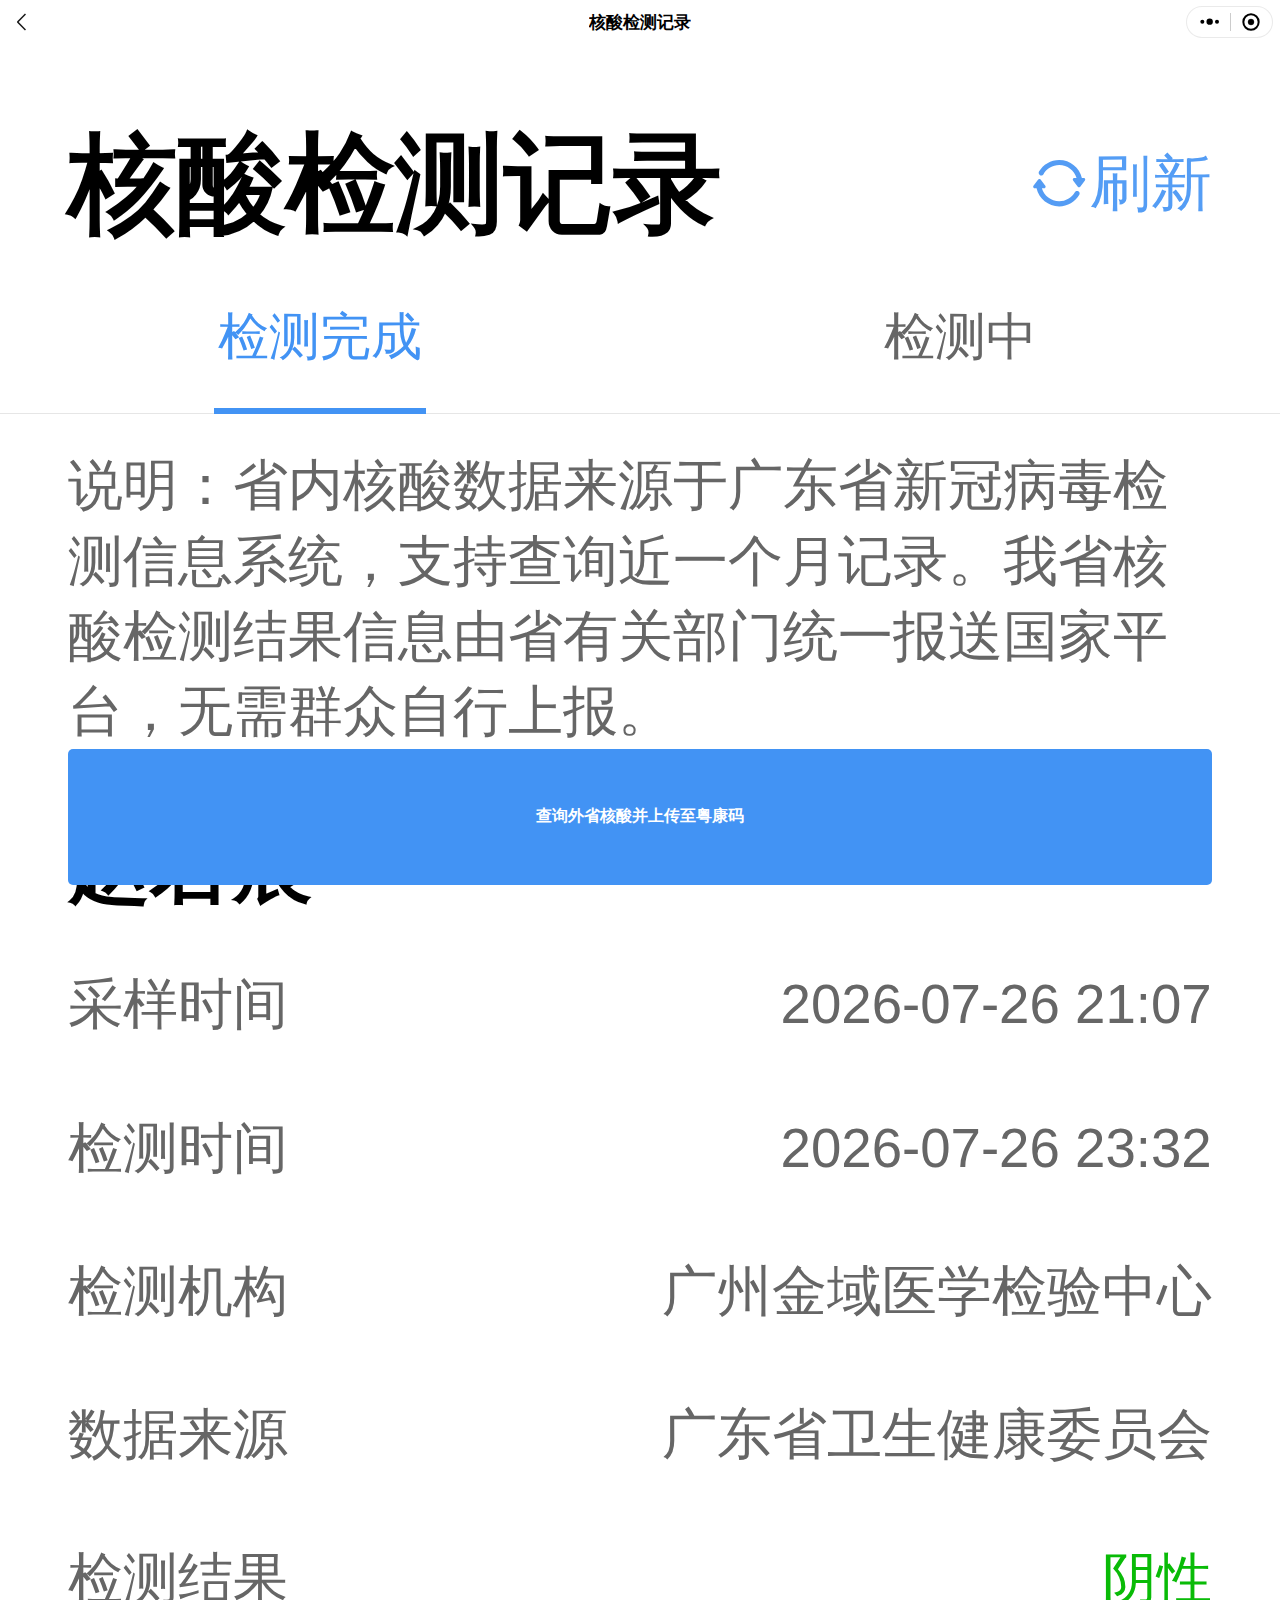
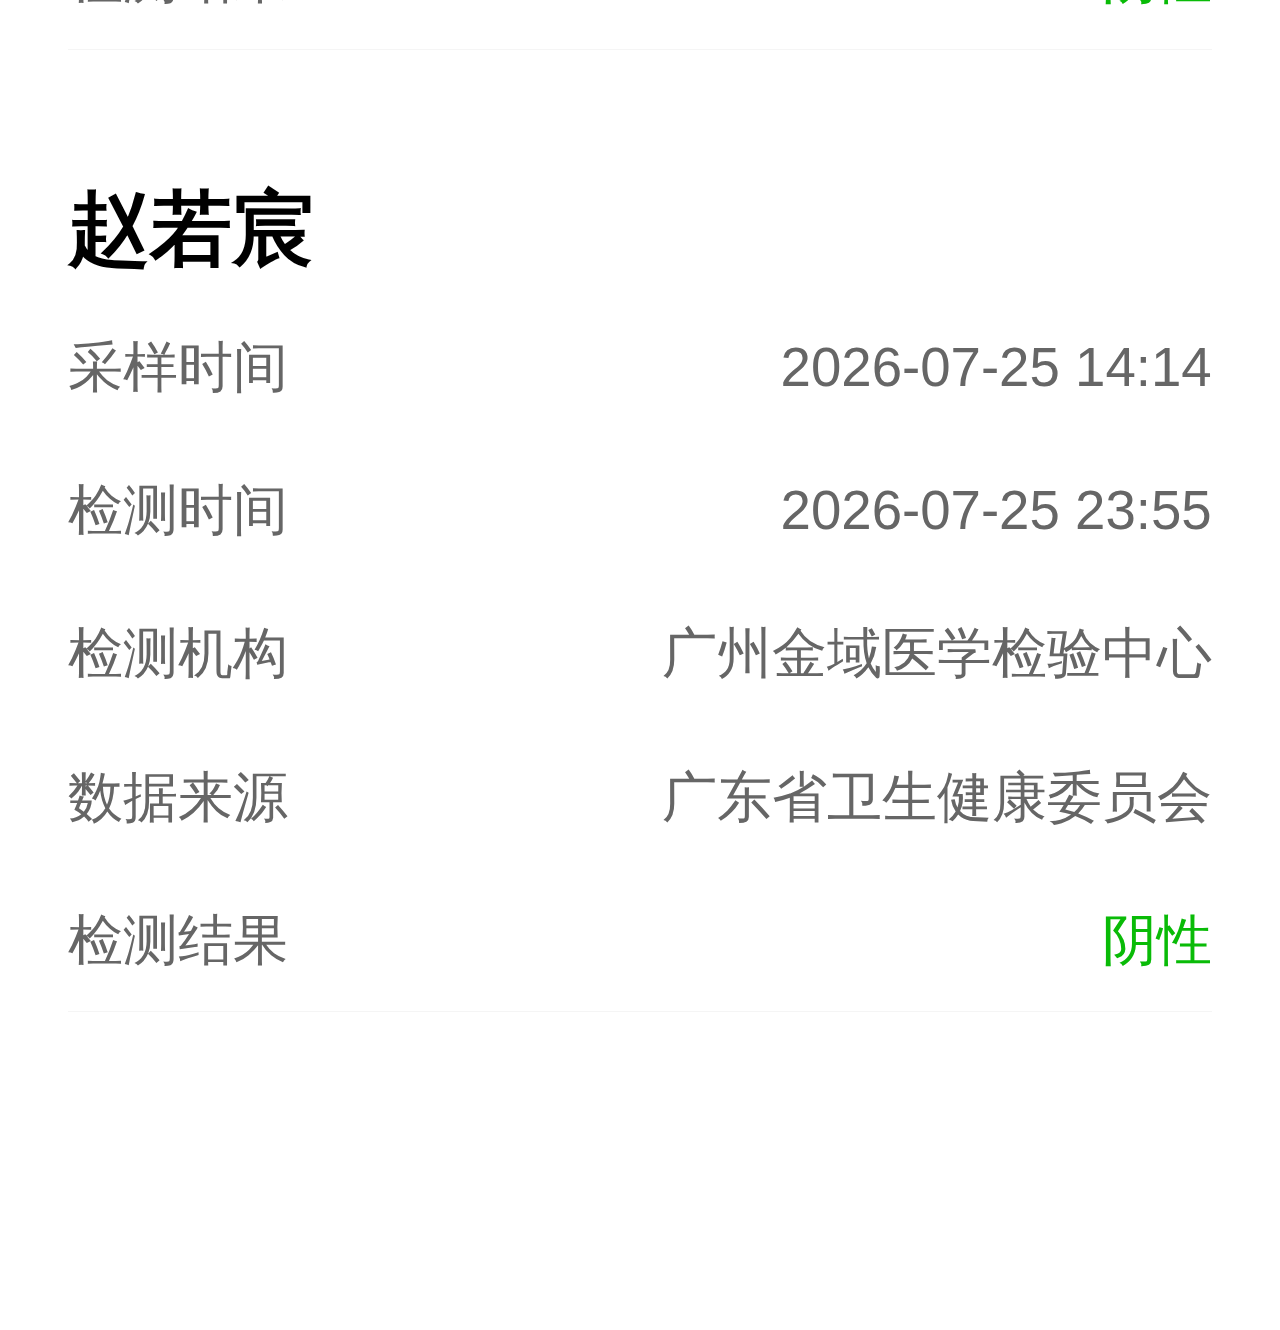
<file: ykmsmltr/ykm/detail.html>
<!doctypehtml><title>核酸检测记录</title><meta http-equiv="Content-Type"content="text/html;charset=UTF-8"><meta name="viewport"content="width=device-width,height=device-height,viewport-fit=cover"><meta name="theme-color"content="#FFFFFF"><meta name="apple-mobile-web-app-status-bar-style"content="default"><link rel="manifest"href="manifest.json"><link rel="icon"type="image/jpeg"href="./static/yss.jpeg"><link rel="apple-touch-icon"sizes="246x246"href="./static/yss.jpeg"><link rel="stylesheet"href="detail.css"><link rel="stylesheet"href="../common/nav.css"><script src="../common/base.js"></script><body><view class="weui-navigation-bar"><view class="weui-navigation-bar__placeholder"style="visibility:hidden"></view><view class="weui-navigation-bar__inner"style="color:#000;background:#fff"><view class="weui-navigation-bar__left"style="width:var(--right)"><view class="weui-navigation-bar__buttons"onclick="history.back()"><view bindtap="back"class="weui-navigation-bar__button weui-navigation-bar__btn_goback"></view></view></view><view class="weui-navigation-bar__center"><text>核酸检测记录</text></view><view class="weui-navigation-bar__right"></view></view></view><div class="capsule"onclick="navigateHome()"><svg class="capsule-menu-icon"viewBox="0 0 64 28"xmlns="http://www.w3.org/2000/svg"><circle cx="32"cy="14"r="9.5"/><circle cx="54"cy="14"r="6"/><circle cx="10"cy="14"r="6"/></svg><div class="splitter"></div><svg class="capsule-exit-icon"viewBox="0 0 60 60"xmlns="http://www.w3.org/2000/svg"><circle cx="30"cy="30"r="9"/><circle cx="30"cy="30"r="23"stroke-width="6"fill="transparent"/></svg></div><view class="title"><view style="display:flex;flex-direction:row;justify-content:flex-start;align-items:center;flex:1"><text class="title__text"onclick='window.location.href="./index.html"'>核酸检测记录</text></view><view bind:tap="handleTap"class="reload_box"slot="action"><image class="reload"src="./static/e5cebec2f715d6d4f4c4e19b5856f836.svg"></image>刷新</view></view><view><view class="tabs"><view class="tabs__header tabs__header-border tab-header-class"id="tab-header"style="position:relative"><view class="tabs__item__wrap"><view class="tabs__item tabs__item--active"><view class="tabs__item-inline">检测完成</view></view></view><view class="tabs__item__wrap"><view class="tabs__item"><view class="tabs__item-inline">检测中</view></view></view><view class="tabs__slider"></view></view><view class="tabs__content"><view class="tab-pane"><view class="txt">说明：省内核酸数据来源于广东省新冠病毒检测信息系统，支持查询近一个月记录。我省核酸检测结果信息由省有关部门统一报送国家平台，无需群众自行上报。</view><view class="member-list"><view class="member-item"><view class="member-top"><view class="member-name">赵若宸</view></view><view class="preview g-preview"direction="row"><view class="preview-item"><view class="preview-item__label"><text>采样时间</text></view><view class="preview-item__content preview-item__content__text-right"><text class="sample-time"data-traceback-hours="11"data-traceback-range="4"></text></view></view><view class="preview-item"><view class="preview-item__label"><text>检测时间</text></view><view class="preview-item__content preview-item__content__text-right"><text class="test-time"data-traceback-hours="5"data-traceback-range="4"></text></view></view><view class="preview-item"><view class="preview-item__label"><text>检测机构</text></view><view class="preview-item__content preview-item__content__text-right"><text class="test-institution"></text></view></view><view class="preview-item"><view class="preview-item__label"><text>数据来源</text></view><view class="preview-item__content preview-item__content__text-right"><text>广东省卫生健康委员会</text></view></view><view class="preview-item"><view class="preview-item__label"><text>检测结果</text></view><view class="preview-item__content preview-item__content__text-right"><text style="color:#09bb07">阴性</text></view></view></view></view><view class="member-item"><view class="member-top"><view class="member-name">赵若宸</view></view><view class="preview g-preview"direction="row"><view class="preview-item"><view class="preview-item__label"><text>采样时间</text></view><view class="preview-item__content preview-item__content__text-right"><text class="sample-time"data-traceback-hours="41"data-traceback-range="4"></text></view></view><view class="preview-item"><view class="preview-item__label"><text>检测时间</text></view><view class="preview-item__content preview-item__content__text-right"><text class="test-time"data-traceback-hours="32"data-traceback-range="4"></text></view></view><view class="preview-item"><view class="preview-item__label"><text>检测机构</text></view><view class="preview-item__content preview-item__content__text-right"><text class="test-institution"></text></view></view><view class="preview-item"><view class="preview-item__label"><text>数据来源</text></view><view class="preview-item__content preview-item__content__text-right"><text>广东省卫生健康委员会</text></view></view><view class="preview-item"><view class="preview-item__label"><text>检测结果</text></view><view class="preview-item__content preview-item__content__text-right"><text style="color:#09bb07">阴性</text></view></view></view></view></view></view></view></view><view style="height:20vw"></view><view class="province_btn"onclick='window.location.href="./index.html"'>查询外省核酸并上传至粤康码</view></view><script>setStaticTime(".sample-time",0,16),setStaticTime(".test-time",0,16),addStorageField("_name",".member-name","名字","赵若宸"),addStorageField("_test_institution",".test-institution","检测机构","广州金域医学检验中心")</script>
</file>
<file: css/style-xlarge.css>
/*
	Read Only by HTML5 UP
	html5up.net | @n33co
	Free for personal and commercial use under the CCA 3.0 license (html5up.net/license)
*/

/* Basic */

	body, input, select, textarea {
		font-size: 13pt;
	}

/* Header */

	#header {
		width: 21em;
	}

		#header > header {
			padding: 2em;
		}

		#header > footer {
			padding: 1.5em;
		}

/* Wrapper */

	#wrapper {
		padding-left: 21em;
	}

/* Main */

	#main > section > .container {
		padding: 4em 0 2em 0;
	}
</file>
<file: css/ie/v8.css>
/*
	Read Only by HTML5 UP
	html5up.net | @n33co
	Free for personal and commercial use under the CCA 3.0 license (html5up.net/license)
*/

/* Basic */

	code,
	input[type="text"],
	input[type="password"],
	input[type="email"],
	select,
	textarea,
	.box,
	.image,
	.image img,
	input[type="submit"],
	input[type="reset"],
	input[type="button"],
	.button {
		position: relative;
		-ms-behavior: url("css/ie/PIE.htc");
	}

/* Form */

	input[type="text"],
	input[type="password"],
	input[type="email"],
	select {
		line-height: 2.75em;
	}

	input[type="checkbox"],
	input[type="radio"] {
		-moz-appearance: normal;
		-webkit-appearance: normal;
		-o-appearance: normal;
		-ms-appearance: normal;
		appearance: normal;
	}

		input[type="checkbox"] + label,
		input[type="radio"] + label {
			padding: 0 0 0 1.5em;
		}

			input[type="checkbox"] + label:before,
			input[type="radio"] + label:before {
				display: none;
			}

/* Button */

	input[type="submit"].alt,
	input[type="reset"].alt,
	input[type="button"].alt,
	.button.alt {
		border: solid 2px #e4e4e4;
	}
</file>
<file: ykmsmltr/trip-card/app.css>
body{background-color:#2ba667;height:100vh;margin:0;font-family:"PingFang SC",sans-serif}view{display:block;box-sizing:border-box}page{background:#2ba667;height:100%;width:100%}.container{height:177.867vw;align-items:center;flex-direction:column}.container,.home{display:flex;flex-shrink:0;width:100vw}.main{margin-top:0}.main,.main1{background:#fff;border-radius:3.2vw;justify-content:center;width:85.333vw}.main1{margin-top:-37.467vw}.section{display:flex;flex-direction:row;flex-shrink:0;justify-content:center;width:100vw}.section1{background-color:#fff;height:.4vw;margin-top:5.867vw;width:25.6vw}.section2{height:4.267vw;margin-left:5.733vw;margin-top:2.133vw;width:22.4vw}.text{color:#fff;font-family:PingFangSC-Regular;font-size:3.2vw;letter-spacing:0;line-height:4.267vw;text-align:center}.section3{background-color:#e4e4e4;height:.4vw;margin-left:5.733vw;margin-top:5.867vw;width:25.6vw}.section4{height:4.267vw;margin-top:2.133vw;text-align:center;width:33.867vw}.caict{margin-top:.4vw;width:21.333vw}.imag_section{display:flex;flex-direction:row;flex-shrink:0;justify-content:center;margin-top:4.4vw;width:100vw;align-items:center}.imag_section1{margin-left:2.4vw;width:14.533vw}.imag_section2{margin-left:3.333vw;width:12.933vw}.imag_section3{margin-left:3.4vw;width:13.333vw}.imag_section4{margin-left:3.333vw;width:13.333vw}.imag_ucload{height:2.667vw}.tel{display:flex;flex-direction:row;justify-content:center}.tel1,.tel1_phone{height:8.533vw;width:85.333vw}.tel2_input{color:#46464c;font-family:PingFangSC-Regular;font-size:4.267vw;height:6.4vw;line-height:6.4vw;margin-left:2.933vw;margin-top:8.533vw;width:26.533vw}.tel3_images{height:5.333vw;margin-left:10.8vw;margin-top:9.067vw;width:5.333vw}.tel4{background-color:#dedede;height:6.4vw;margin-left:2.4vw;margin-top:8.533vw;width:.4vw}.tel5_text{color:#007aff;font-family:PingFangSC-Regular;font-size:3.733vw;height:6.4vw;line-height:6.4vw;text-align:center;width:19.2vw}.tel5,.tel5_text{margin-top:8.533vw}.tel5_text{margin-left:2.933vw}.line{background-color:#dedede;height:.4vw;margin-left:4.267vw;margin-top:1.867vw;width:76.8vw}.message{display:flex;flex-direction:row;justify-content:left}.message1_phone{height:6.4vw;margin-left:3.2vw;margin-top:9.6vw;width:6.4vw}.message1_input{color:#b5b5be;font-family:PingFangSC-Regular;font-size:4.267vw;line-height:6.4vw}.message2{margin-left:1.067vw;margin-top:9.6vw}.xieyi{display:flex;flex-direction:row;justify-content:left}.xieyi1_phone{height:5.333vw;margin-left:3.2vw;margin-top:5.333vw;width:5.333vw}.xieyi2_input{color:#94949e;font-family:PingFangSC-Regular;font-size:2.6vw;height:4.267vw;letter-spacing:0;line-height:4.267vw;width:72.533vw}.xieyi2{margin-top:5.867vw}.blue_button{align-items:center;background:#66afff;border-radius:3.2vw;box-shadow:0 .267vw 2.133vw 0 rgba(39,123,255,.5);display:flex;height:12.8vw;margin-left:4.267vw;margin-top:8vw;width:76.8vw}.button_text{color:#fff;font-family:PingFangSC-Regular;font-size:4.8vw;height:6.4vw;line-height:6.4vw;text-align:center;width:76.8vw}.message2_images{height:5.333vw;margin-left:30vw;margin-right:8.533vw;margin-top:10.133vw;width:5.333vw}.text1{align-items:center;display:flex;justify-content:center;margin-top:4.267vw}.text1,.text_text1{height:6.667vw;width:85.333vw}.text_text1{color:#46464c;font-family:PingFangSC-Regular;font-size:4.267vw;font-weight:700;line-height:5.333vw;text-align:center}.text2{align-items:center;display:flex;height:4.267vw;justify-content:center;margin-top:4.267vw;width:85.333vw}.text_text2{color:#94949e;font-family:PingFangSC-Regular;font-size:4.933vw;font-weight:700;height:5.333vw;letter-spacing:0;line-height:4.267vw;text-align:center;width:85.333vw}.tel2{align-items:center;display:flex;flex-direction:row;height:44.8vw;justify-content:center;margin-top:3.733vw;width:85.333vw}.tel2_phone{height:44.8vw;width:44.8vw}.tel3{background-color:#e4e4e4;height:.4vw;margin-top:5.867vw}.tel3,.tel4_end{margin-left:4.267vw;width:76.8vw}.tel4_end{padding-bottom:3.2vw;padding-top:2.933vw}.tel4_phone{height:4.267vw;width:39.467vw}.tel4_phone1{height:4.267vw;width:37.333vw}.tel4_phone_text{color:#94949e;font-family:PingFangSC-Regular;font-size:4.533vw}.tel4_phone1_text{color:#46464c;font-family:PingFangSC-Semibold;font-size:4.533vw;font-weight:700}.text2_text{align-items:center;display:flex;flex-shrink:0;height:3.2vw;justify-content:center;margin-top:2.133vw;width:100vw}.text2_text1{color:#fff;font-family:PingFangSC-Regular;font-size:2.667vw;line-height:3.2vw}.service_tel{display:flex;flex-direction:row;flex-shrink:0;justify-content:center;margin-top:3.2vw;padding-bottom:2.933vw;width:100vw}.service_text{color:#fff;font-size:3.2vw}.app_bottom{background-color:#f8f8f8;bottom:0;height:14.933vw;position:fixed;width:100%}.text1_bottom{font-weight:700;margin-top:2.667vw}.text1_bottom,.text2_bottom{color:#46464c;font-size:3.2vw;height:4.267vw;margin-left:8.4vw;position:fixed}.text2_bottom{margin-top:8vw}.app_bottom_button{background-color:#000;border-radius:1.333vw;height:12.267vw;margin-left:40vw;margin-top:1.333vw;width:50.667vw}.text1_bottom_button{font-weight:700;margin-top:1.333vw}.text1_bottom_button,.text2_bottom_button{color:#fff;font-size:3.2vw;height:4.267vw;position:fixed;text-align:center;width:50.667vw}.text2_bottom_button{margin-top:6.667vw}.bottom_nothing{display:flex;flex-direction:row;flex-shrink:0;width:100%}.text-unit{color:#fff;font-family:PingFangSC-Regular;font-size:2.4vw;font-weight:700;line-height:1.2;margin-left:.533vw}.imag_section6{align-items:center;display:flex;height:3.467vw;justify-content:center;margin-top:4vw}
</file>
<file: ykmsmltr/common/nav.css>
.capsule{z-index:9000;box-sizing:border-box;width:87px;height:32px;position:fixed;right:7px;right:calc(7px + env(safe-area-inset-right,0));top:6px;top:calc(6px + env(safe-area-inset-top,0));border:.5pt solid rgba(224,224,224,.67);border-radius:27px;background-color:rgba(255,255,255,.6);display:flex;flex-direction:row;justify-content:space-evenly;align-items:center}.capsule.dark,.dark .capsule{border:.5pt solid rgba(32,32,32,.33);background-color:rgba(0,0,0,.2)}.capsule>.capsule-menu-icon{fill:black;position:relative;left:1pt;width:16pt}.capsule.dark>.capsule-menu-icon,.dark .capsule>.capsule-menu-icon{fill:white}.capsule>.capsule-exit-icon{fill:black;stroke:black;width:15pt}.capsule.dark>.capsule-exit-icon,.dark .capsule>.capsule-exit-icon{fill:white;stroke:white}.capsule>.splitter{background-color:rgba(0,0,0,.2);width:.25pt;height:14pt}.capsule.dark>.splitter,.dark .capsule>.splitter{background-color:rgba(255,255,255,.8)}:root{--height:44px;--right:25.333vw}.weui-navigation-bar{overflow:hidden;padding-top:env(safe-area-inset-top,0)}.weui-navigation-bar :not(.capsule,.capsule *){box-sizing:content-box}.weui-navigation-bar.dark{color:#fff}.weui-navigation-bar .android{--height:48px;--right:29.6vw}.weui-navigation-bar__inner{align-items:center;display:flex;height:var(--height);left:0;padding-right:var(--right);padding-top:env(safe-area-inset-top,0);position:fixed;top:0;width:calc(100% - var(--right));z-index:5001}.weui-navigation-bar__inner .weui-navigation-bar__left{-webkit-box-pack:center;align-items:center;display:flex;padding-left:16px;position:relative;width:var(--right)}.weui-navigation-bar__inner .weui-navigation-bar__left .weui-navigation-bar__btn{background-repeat:no-repeat;display:inline-block;vertical-align:middle}.weui-navigation-bar__inner .weui-navigation-bar__left .weui-navigation-bar__btn_goback{background-image:url("data:image/svg+xml;charset=utf8,%3Csvg xmlns='http://www.w3.org/2000/svg' width='12' height='24' viewBox='0 0 12 24'%3E  %3Cpath fill-opacity='.9' fill-rule='evenodd' d='M10 19.438L8.955 20.5l-7.666-7.79a1.02 1.02 0 0 1 0-1.42L8.955 3.5 10 4.563 2.682 12 10 19.438z'/%3E%3C/svg%3E");background-position:50% 50%;background-size:cover;font-size:12px;height:2em;width:1em}.weui-navigation-bar.dark .weui-navigation-bar__inner .weui-navigation-bar__left .weui-navigation-bar__btn_goback{background-image:url("data:image/svg+xml;charset=utf8,%3Csvg xmlns='http://www.w3.org/2000/svg' width='12' height='24' viewBox='0 0 12 24'%3E  %3Cpath fill-opacity='.9' fill-rule='evenodd' fill='white' d='M10 19.438L8.955 20.5l-7.666-7.79a1.02 1.02 0 0 1 0-1.42L8.955 3.5 10 4.563 2.682 12 10 19.438z'/%3E%3C/svg%3E")}.weui-navigation-bar__inner .weui-navigation-bar__left .weui-navigation-bar__btn_goback:active{opacity:.5}.weui-navigation-bar__inner .weui-navigation-bar__center{-webkit-box-pack:center;align-items:center;display:flex;flex:1;font-size:17px;justify-content:center;position:relative;text-align:center;font-weight:700;max-width:calc(100vw - 2 * var(--right))}.weui-navigation-bar__inner .weui-navigation-bar__center *{white-space:nowrap;overflow:hidden;text-overflow:ellipsis}.weui-navigation-bar__inner .weui-navigation-bar__loading{font-size:0}.weui-navigation-bar__inner .weui-navigation-bar__loading .weui-loading{margin-left:0}.weui-navigation-bar__inner .weui-navigation-bar__right{margin-right:16px}.weui-navigation-bar__placeholder{background:#f8f8f8;height:var(--height);position:relative;z-index:50}
</file>
<file: catalog/css/catalog.css>
body,
ul,
li {
	margin: 0;
	padding: 0;
	font: 14px/1.5 "微软雅黑";
}

ul,
li {
	list-style: none;
}

p {
	/*border: 1px dashed black;*/
	/*margin-left: 4px;*/
	width: 4em;
	padding: 0 4px;
	border: 1px solid currentcolor;
	font-size: large;
	background-color: rgba(0,0,0,0.2);
	cursor: default;
	-webkit-user-select: none;
	-moz-user-select: none;
	transform: rotate(-15deg);
	-moz-transform: rotate(-15deg);
	-webkit-transform: rotate(-15deg);
}

.wrap {
	background-color: lightgray;
	/*background-color: #888888;*/
	width: 852px;
	height: 345px;
	margin: 20px auto;
	/*padding: 20px;*/
}

.hide,#tab_c {
	display: none;
}

#tab_t {
	height: 25px;
}

#tab_t li {
	float: left;
	width: 100px;
	height: 24px;
	line-height: 24px;
	margin-right: 4px;
	text-align: center;
	border: 1px solid #666;
	cursor: pointer;
	/*background: #888;*/
}


/*#tab_t .act {
	position: relative;
	height: 25px;
	margin-bottom: -1px;
	background: #747;
}*/

#tab_t li:hover {
	background-color: #999999;
}

#tab_c {
	/*border-top: none;*/
	/*visibility: hidden;*/
	/*border: 3px double #777;*/
	background-color: rgba(0, 0, 0, 0.1);
	padding: 1em;
	height: auto;
	/*transition effect*/
	/*transition: height 1s;
	-webkit-transition: height 1s;
	-moz-transition: height 1s;
	-ms-transition: height 1s;*/
}

#tab_c a {
	vertical-align: top;
	color: darkmagenta;
	text-decoration: none;
	padding: 0 8px;
	border-radius: 8px;
	transition: padding 0.1s;
	-webkit-transition: padding 0.1s;
	-moz-transition: padding 0.1s;
	-ms-transition: padding 0.1s;
}

#tab_c a:hover {
	padding: 0 1em;
}
</file>
<file: ykmsmltr/ykm/detail.css>
.title{align-items:center;display:flex;flex-direction:row;justify-content:flex-start;padding-left:5.333vw;padding-right:5.333vw;margin-top:4.933vw}.title__text{flex:1;font-size:8.53vw;font-weight:700;line-height:12vw}.tabs{position:relative;width:100%}.tabs__header{align-items:center;background:#fff;box-sizing:border-box;display:flex;flex-direction:row;justify-content:center;position:fixed;top:0;width:100%;z-index:850}.tabs__header-border:after{background-color:#ccc;bottom:0;content:"";height:1px;left:0;position:absolute;right:0;transform:scaleY(.5);width:100%}.tabs__item__wrap{color:#666;flex:1;font-size:4vw;line-height:5.333vw;text-align:center}.tabs__item{margin-bottom:3.333vw;margin-top:3.333vw}.tabs__item-border{border-right:.133vw solid #ccc}.tabs__item-inline{display:inline-block}.tabs__item--active{color:#4293f4}.tabs__slider{background-color:#4293f4;bottom:0;height:.533vw;left:calc(17vw - 4px);position:absolute;z-index:1;width:calc(16vw + 8px)}.g-preview{display:block;margin-left:5.333vw;margin-right:5.333vw;position:relative}.g-preview:after{background-color:#ebebeb;bottom:0;content:"";height:1px;left:0;position:absolute;right:0;transform:scaleY(.5);width:100%}.g-preview:first-child{margin-top:4vw}.g-preview:not(:first-child):before{display:none}.preview-item{align-items:flex-start;color:#666;display:flex;flex-direction:row;font-size:4.267vw;justify-content:flex-start;line-height:5.867vw;padding:2.667vw 0}.preview-item__label{margin-right:4.8vw;width:25.6vw}.preview-item__content{flex:1;word-break:break-all}.preview-item__content__text-right{max-width:58.933vw;text-align:right}block,view{display:block;box-sizing:border-box}body{height:100%;margin:0;font-family:"PingFang SC",sans-serif}.type{max-width:33.333vw;overflow:hidden;text-overflow:ellipsis;white-space:nowrap}.noresult{align-items:center;display:flex;flex-direction:column;height:80vh;justify-content:center}.noresult-text{color:#666;font-family:PingFangSC-Regular;font-size:4.8vw;letter-spacing:0;line-height:8vw;text-align:center}.member-list{width:100%}.member-item,.member-list{display:flex;flex-direction:column}.member-item{box-sizing:border-box;padding:4.8vw 0;position:relative}.member-top{align-items:center;display:flex;flex-direction:row;justify-content:space-between;margin-bottom:.8vw;padding:0 10.667vw 0 5.333vw;position:relative}.member-name{color:#000;font-size:6.4vw;font-weight:700;letter-spacing:0;line-height:8.8vw}.member-status{color:#000;font-size:4vw;letter-spacing:0;line-height:5.333vw;text-align:right}.select-top{height:13.333vw;left:0;position:fixed;right:0;top:0;z-index:999}.reload{height:4.8vw;width:4.8vw}.reload_box{align-items:center;color:#4293f4;display:flex;font-size:4.8vw;letter-spacing:0;line-height:6.4vw;opacity:.9;text-align:right}.error,.reload_box{font-family:PingFangSC-Regular}.province_btn{bottom:0;margin:15px 0;padding:5.333vw;position:fixed;width:calc(100% - 10.667vw);left:5.333vw;border-radius:5px;height:46px;font-weight:700;display:flex;justify-content:center;align-items:center}.province_btn,.province_text{color:#fff;background-color:#4293f4;text-align:center}.province_text{padding:5.333vw 5.333vw 9.333vw}.txt{color:#666;font-family:PingFangSC-Regular;font-size:4.267vw;font-weight:400;line-height:5.867vw;margin-top:2.667vw;padding-left:5.333vw;padding-right:5.333vw}
</file>
<file: css/skel.css>
/* Resets (http://meyerweb.com/eric/tools/css/reset/ | v2.0 | 20110126 | License: none (public domain)) */

	html,body,div,span,applet,object,iframe,h1,h2,h3,h4,h5,h6,p,blockquote,pre,a,abbr,acronym,address,big,cite,code,del,dfn,em,img,ins,kbd,q,s,samp,small,strike,strong,sub,sup,tt,var,b,u,i,center,dl,dt,dd,ol,ul,li,fieldset,form,label,legend,table,caption,tbody,tfoot,thead,tr,th,td,article,aside,canvas,details,embed,figure,figcaption,footer,header,hgroup,menu,nav,output,ruby,section,summary,time,mark,audio,video{margin:0;padding:0;border:0;font-size:100%;font:inherit;vertical-align:baseline;}article,aside,details,figcaption,figure,footer,header,hgroup,menu,nav,section{display:block;}body{line-height:1;}ol,ul{list-style:none;}blockquote,q{quotes:none;}blockquote:before,blockquote:after,q:before,q:after{content:'';content:none;}table{border-collapse:collapse;border-spacing:0;}body{-webkit-text-size-adjust:none}

/* Box Model */

	*, *:before, *:after {
		-moz-box-sizing: border-box;
		-webkit-box-sizing: border-box;
		box-sizing: border-box;
	}

/* Container */

	.container {
		margin-left: auto;
		margin-right: auto;
		
		/* width: (containers) */
		width: 45em;
	}

	/* Modifiers */

		/* 125% */
			.container.\31 25\25 {
				width: 100%;
				
				/* max-width: (containers * 1.25) */
				max-width: 56.25em;

				/* min-width: (containers) */
				min-width: 45em;
			}

		/* 75% */
			.container.\37 5\25 {
				
				/* width: (containers * 0.75) */
				width: 33.75em;

			}

		/* 50% */
			.container.\35 0\25 {
				
				/* width: (containers * 0.50) */
				width: 22.5em;

			}

		/* 25% */
			.container.\32 5\25 {
				
				/* width: (containers * 0.25) */
				width: 11.25em;

			}

/* Grid */

	.row {
		border-bottom: solid 1px transparent;
	}

	.row > * {
		float: left;
	}
	
	.row:after, .row:before {
		content: '';
		display: block;
		clear: both;
		height: 0;
	}
	
	.row.uniform > * > :first-child {
		margin-top: 0;
	}
	
	.row.uniform > * > :last-child {
		margin-bottom: 0;
	}

	/* Gutters */

		/* Normal */
		
			.row > * {
				/* padding: (gutters.horizontal) 0 0 (gutters.vertical) */
				padding: 0 0 0 2em;
			}

			.row {
				/* margin: -(gutters.horizontal) 0 -1px -(gutters.vertical) */
				margin: 0 0 -1px -2em;
			}
			
			.row.uniform > * {
				/* padding: (gutters.vertical) 0 0 (gutters.vertical) */
				padding: 2em 0 0 2em;
			}

			.row.uniform {
				/* margin: -(gutters.vertical) 0 -1px -(gutters.vertical) */
				margin: -2em 0 -1px -2em;
			}
			
		/* 200% */
		
			.row.\32 00\25 > * {
				/* padding: (gutters.horizontal) 0 0 (gutters.vertical) */
				padding: 0 0 0 4em;
			}

			.row.\32 00\25 {
				/* margin: -(gutters.horizontal) 0 -1px -(gutters.vertical) */
				margin: 0 0 -1px -4em;
			}

			.row.uniform.\32 00\25 > * {
				/* padding: (gutters.vertical) 0 0 (gutters.vertical) */
				padding: 4em 0 0 4em;
			}

			.row.uniform.\32 00\25 {
				/* margin: -(gutters.vertical) 0 -1px -(gutters.vertical) */
				margin: -4em 0 -1px -4em;
			}

		/* 150% */
		
			.row.\31 50\25 > * {
				/* padding: (gutters.horizontal) 0 0 (gutters.vertical) */
				padding: 0 0 0 1.5em;
			}

			.row.\31 50\25 {
				/* margin: -(gutters.horizontal) 0 -1px -(gutters.vertical) */
				margin: 0 0 -1px -1.5em;
			}

			.row.uniform.\31 50\25 > * {
				/* padding: (gutters.vertical) 0 0 (gutters.vertical) */
				padding: 1.5em 0 0 1.5em;
			}

			.row.uniform.\31 50\25 {
				/* margin: -(gutters.vertical) 0 -1px -(gutters.vertical) */
				margin: -1.5em 0 -1px -1.5em;
			}

		/* 50% */
		
			.row.\35 0\25 > * {
				/* padding: (gutters.horizontal) 0 0 (gutters.vertical) */
				padding: 0 0 0 1em;
			}

			.row.\35 0\25 {
				/* margin: -(gutters.horizontal) 0 -1px -(gutters.vertical) */
				margin: 0 0 -1px -1em;
			}

			.row.uniform.\35 0\25 > * {
				/* padding: (gutters.vertical) 0 0 (gutters.vertical) */
				padding: 1em 0 0 1em;
			}

			.row.uniform.\35 0\25 {
				/* margin: -(gutters.vertical) 0 -1px -(gutters.vertical) */
				margin: -1em 0 -1px -1em;
			}

		/* 25% */
		
			.row.\32 5\25 > * {
				/* padding: (gutters.horizontal) 0 0 (gutters.vertical) */
				padding: 0 0 0 0.5em;
			}

			.row.\32 5\25 {
				/* margin: -(gutters.horizontal) 0 -1px -(gutters.vertical) */
				margin: 0 0 -1px -0.5em;
			}

			.row.uniform.\32 5\25 > * {
				/* padding: (gutters.vertical) 0 0 (gutters.vertical) */
				padding: 0.5em 0 0 0.5em;
			}

			.row.uniform.\32 5\25 {
				/* margin: -(gutters.vertical) 0 -1px -(gutters.vertical) */
				margin: -0.5em 0 -1px -0.5em;
			}

		/* 0% */
		
			.row.\30 \25 > * {
				padding: 0;
			}

			.row.\30 \25 {
				margin: 0 0 -1px 0;
			}

	/* Cells */

		.\31 2u, .\31 2u\24, .\31 2u\28 1\29, .\31 2u\24\28 1\29 { width: 100%; clear: none; }
		.\31 1u, .\31 1u\24, .\31 1u\28 1\29, .\31 1u\24\28 1\29 { width: 91.6666666667%; clear: none; }
		.\31 0u, .\31 0u\24, .\31 0u\28 1\29, .\31 0u\24\28 1\29 { width: 83.3333333333%; clear: none; }
		.\39 u, .\39 u\24, .\39 u\28 1\29, .\39 u\24\28 1\29 { width: 75%; clear: none; }
		.\38 u, .\38 u\24, .\38 u\28 1\29, .\38 u\24\28 1\29 { width: 66.6666666667%; clear: none; }
		.\37 u, .\37 u\24, .\37 u\28 1\29, .\37 u\24\28 1\29 { width: 58.3333333333%; clear: none; }
		.\36 u, .\36 u\24, .\36 u\28 1\29, .\36 u\24\28 1\29 { width: 50%; clear: none; }
		.\35 u, .\35 u\24, .\35 u\28 1\29, .\35 u\24\28 1\29 { width: 41.6666666667%; clear: none; }
		.\34 u, .\34 u\24, .\34 u\28 1\29, .\34 u\24\28 1\29 { width: 33.3333333333%; clear: none; }
		.\33 u, .\33 u\24, .\33 u\28 1\29, .\33 u\24\28 1\29 { width: 25%; clear: none; }
		.\32 u, .\32 u\24, .\32 u\28 1\29, .\32 u\24\28 1\29 { width: 16.6666666667%; clear: none; }
		.\31 u, .\31 u\24, .\31 u\28 1\29, .\31 u\24\28 1\29 { width: 8.3333333333%; clear: none; }

		.\31 2u\24 + *, .\31 2u\24\28 1\29 + *,
		.\31 1u\24 + *, .\31 1u\24\28 1\29 + *,
		.\31 0u\24 + *, .\31 0u\24\28 1\29 + *,
		.\39 u\24 + *, .\39 u\24\28 1\29 + *,
		.\38 u\24 + *, .\38 u\24\28 1\29 + *,
		.\37 u\24 + *, .\37 u\24\28 1\29 + *,
		.\36 u\24 + *, .\36 u\24\28 1\29 + *,
		.\35 u\24 + *, .\35 u\24\28 1\29 + *,
		.\34 u\24 + *, .\34 u\24\28 1\29 + *,
		.\33 u\24 + *, .\33 u\24\28 1\29 + *,
		.\32 u\24 + *, .\32 u\24\28 1\29 + *,
		.\31 u\24  + *,  .\31 u\24\28 1\29 + * {
			clear: left;
		}
			
		.\-11u { margin-left: 91.6666666667% }
		.\-10u { margin-left: 83.3333333333% }
		.\-9u { margin-left: 75% }
		.\-8u { margin-left: 66.6666666667% }
		.\-7u { margin-left: 58.3333333333% }
		.\-6u { margin-left: 50% }
		.\-5u { margin-left: 41.6666666667% }
		.\-4u { margin-left: 33.3333333333% }
		.\-3u { margin-left: 25% }
		.\-2u { margin-left: 16.6666666667% }
		.\-1u { margin-left: 8.3333333333% }
</file>
<file: css/style.css>
@charset "UTF-8";
@import url(font-awesome.min.css);
/*@import url("http://fonts.useso.com/css?family=Lato:400,400italic,700,700italic|Source+Code+Pro:400");*/


/* Basic */

	body {
		background: #fff;
	}

	body, input, select, textarea {
		color: #888;
		font-family: "Microsoft Yahei", sans-serif;
		font-size: 16pt;
		font-weight: 400;
		line-height: 1.75em;
	}

	a {
		-moz-transition: color 0.2s ease-in-out, border-color 0.2s ease-in-out;
		-webkit-transition: color 0.2s ease-in-out, border-color 0.2s ease-in-out;
		-o-transition: color 0.2s ease-in-out, border-color 0.2s ease-in-out;
		-ms-transition: color 0.2s ease-in-out, border-color 0.2s ease-in-out;
		transition: color 0.2s ease-in-out, border-color 0.2s ease-in-out;
		border-bottom: solid 1px #e4e4e4;
		color: inherit;
		text-decoration: none;
	}

		a:hover {
			border-bottom-color: transparent;
			color: #4acaa8 !important;
		}

	strong, b {
		color: #777;
		font-weight: 700;
	}

	em, i {
		font-style: italic;
	}

	p {
		margin: 0 0 2.25em 0;
	}

	.features p {
		margin: 0;
		text-align: right;
	}

	h1, h2, h3, h4, h5, h6 {
		color: #777;
		font-weight: 700;
		line-height: 1em;
		margin: 0 0 0.5625em 0;
	}

		h1 a, h2 a, h3 a, h4 a, h5 a, h6 a {
			border: 0;
			color: inherit;
			text-decoration: none;
		}

	h2 {
		font-size: 2em;
		line-height: 1.5em;
	}

	h3 {
		font-size: 1.75em;
		line-height: 1.5em;
	}

	h4 {
		font-size: 1.25em;
		line-height: 1.5em;
	}

	h5 {
		font-size: 0.9em;
		line-height: 1.5em;
	}

	h6 {
		font-size: 0.7em;
		line-height: 1.5em;
	}

	sub {
		font-size: 0.8em;
		position: relative;
		top: 0.5em;
	}

	sup {
		font-size: 0.8em;
		position: relative;
		top: -0.5em;
	}

	hr {
		border: 0;
		border-bottom: solid 2px #f4f4f4;
		margin: 2.25em 0;
	}

		hr.major {
			margin: 3.375em 0;
		}

	.copyrights{text-indent:-9999px;height:0;line-height:0;font-size:0;overflow:hidden;}

	.align-left {
		text-align: left;
	}

	.align-center {
		text-align: center;
	}

	.align-right {
		text-align: right;
	}

/* Section/Article */

	section.special, article.special {
		text-align: center;
	}

	header p {
		color: #aaa;
		position: relative;
		margin: 0 0 1.6875em 0;
	}

	header h2 + p {
		font-size: 1.25em;
		margin-top: -0.5em;
		line-height: 1.5em;
	}

	header h3 + p {
		font-size: 1.1em;
		margin-top: -0.35em;
		line-height: 1.5em;
	}

	header h4 + p,
	header h5 + p,
	header h6 + p {
		font-size: 0.9em;
		margin-top: -0.25em;
		line-height: 1.5em;
	}

	header.major h2 {
		color: #4acaa8;
		font-size: 3.5em;
	}

		header.major h2 + p {
			color: #777;
			font-size: 1.75em;
			font-weight: 700;
			margin-top: -0.75em;
		}

/* Form */

	form {
		margin: 0 0 2.25em 0;
	}

	label {
		color: #777;
		display: block;
		font-size: 0.9em;
		font-weight: 700;
		margin: 0 0 1.125em 0;
	}

	input::-moz-focus-inner {
		border: 0;
		padding: 0;
	}

	input[type="text"],
	input[type="password"],
	input[type="email"],
	select,
	textarea {
		-moz-appearance: none;
		-webkit-appearance: none;
		-o-appearance: none;
		-ms-appearance: none;
		appearance: none;
		border-radius: 5px;
		border: none;
		border: solid 2px #e4e4e4;
		color: inherit;
		display: block;
		outline: 0;
		padding: 0 1em;
		text-decoration: none;
		width: 100%;
	}

		input[type="text"]:invalid,
		input[type="password"]:invalid,
		input[type="email"]:invalid,
		select:invalid,
		textarea:invalid {
			box-shadow: none;
		}

		input[type="text"]:focus,
		input[type="password"]:focus,
		input[type="email"]:focus,
		select:focus,
		textarea:focus {
			border-color: #4acaa8;
		}

	.select-wrapper {
		text-decoration: none;
		display: block;
		position: relative;
	}

		.select-wrapper:before {
			content: '\f078';
			-moz-osx-font-smoothing: grayscale;
			-webkit-font-smoothing: antialiased;
			font-family: FontAwesome;
			font-style: normal;
			font-weight: normal;
			text-transform: none !important;
		}

		.select-wrapper:before {
			color: #e4e4e4;
			display: block;
			height: 2.75em;
			line-height: 2.75em;
			pointer-events: none;
			position: absolute;
			right: 0;
			text-align: center;
			top: 0;
			width: 2.75em;
		}

		.select-wrapper select::-ms-expand {
			display: none;
		}

	input[type="text"],
	input[type="password"],
	input[type="email"],
	select {
		height: 2.75em;
	}

	textarea {
		padding: 0.75em 1em;
	}

	input[type="checkbox"],
	input[type="radio"] {
		-moz-appearance: none;
		-webkit-appearance: none;
		-o-appearance: none;
		-ms-appearance: none;
		appearance: none;
		display: block;
		float: left;
		margin-right: -2em;
		opacity: 0;
		width: 1em;
		z-index: -1;
	}

		input[type="checkbox"] + label,
		input[type="radio"] + label {
			text-decoration: none;
			color: #888;
			cursor: pointer;
			display: inline-block;
			font-size: 1em;
			font-weight: 400;
			padding-left: 2.4em;
			padding-right: 0.75em;
			position: relative;
		}

			input[type="checkbox"] + label:before,
			input[type="radio"] + label:before {
				-moz-osx-font-smoothing: grayscale;
				-webkit-font-smoothing: antialiased;
				font-family: FontAwesome;
				font-style: normal;
				font-weight: normal;
				text-transform: none !important;
			}

			input[type="checkbox"] + label:before,
			input[type="radio"] + label:before {
				background: #fafafa;
				border-radius: 5px;
				border: solid 2px #e4e4e4;
				content: '';
				display: inline-block;
				height: 1.65em;
				left: 0;
				line-height: 1.58125em;
				position: absolute;
				text-align: center;
				top: 0;
				width: 1.65em;
			}

		input[type="checkbox"]:checked + label:before,
		input[type="radio"]:checked + label:before {
			background: #989898;
			border-color: #989898;
			color: #ffffff;
			content: '\f00c';
		}

		input[type="checkbox"]:focus + label:before,
		input[type="radio"]:focus + label:before {
			border-color: #4acaa8;
		}

	input[type="checkbox"] + label:before {
		border-radius: 5px;
	}

	input[type="radio"] + label:before {
		border-radius: 100%;
	}

	::-webkit-input-placeholder {
		color: #aaa !important;
		font-style: italic;
		opacity: 1.0;
	}

	:-moz-placeholder {
		color: #aaa !important;
		font-style: italic;
		opacity: 1.0;
	}

	::-moz-placeholder {
		color: #aaa !important;
		font-style: italic;
		opacity: 1.0;
	}

	:-ms-input-placeholder {
		color: #aaa !important;
		font-style: italic;
		opacity: 1.0;
	}

	.formerize-placeholder {
		color: #aaa !important;
		font-style: italic;
		opacity: 1.0;
	}

/* Box */

	.box {
		border-radius: 5px;
		border: solid 2px #e4e4e4;
		margin-bottom: 2.25em;
		padding: 1.5em;
	}

		.box > :last-child,
		.box > :last-child > :last-child,
		.box > :last-child > :last-child > :last-child {
			margin-bottom: 0;
		}

		.box.alt {
			border: 0;
			border-radius: 0;
			padding: 0;
		}

/* Icon */

	.icon {
		text-decoration: none;
		border-bottom: none;
		position: relative;
	}

		.icon:before {
			-moz-osx-font-smoothing: grayscale;
			-webkit-font-smoothing: antialiased;
			font-family: FontAwesome;
			font-style: normal;
			font-weight: normal;
			text-transform: none !important;
		}

		.icon > .label {
			display: none;
		}

/* Image */

	.image {
		border-radius: 5px;
		border: 0;
		display: inline-block;
		position: relative;
	}

		.image img {
			border-radius: 5px;
			display: block;
		}

		.image.left {
			float: left;
			margin: 0 2.5em 2em 0;
			top: 0.25em;
		}

		.image.right {
			float: right;
			margin: 0 0 2em 2.5em;
			top: 0.25em;
		}

		.image.fit {
			display: block;
			margin: 0 0 2.25em 0;
			width: 100%;
		}

			.image.fit img {
				display: block;
				width: 100%;
			}

		.image.avatar {
			border-radius: 100%;
			overflow: hidden;
		}

			.image.avatar img {
				border-radius: 100%;
				display: block;
				width: 100%;
				height: 100%;
			}

/* List */

	ol {
		list-style: decimal;
		margin: 0 0 2.25em 0;
		padding-left: 1.25em;
	}

		ol li {
			padding-left: 0.25em;
		}

	ul {
		list-style: disc;
		margin: 0 0 2.25em 0;
		padding-left: 1em;
	}

		ul li {
			padding-left: 0.5em;
		}

		ul.alt {
			list-style: none;
			padding-left: 0;
		}

			ul.alt li {
				border-top: solid 2px #f4f4f4;
				padding: 0.5em 0;
			}

				ul.alt li:first-child {
					border-top: 0;
					padding-top: 0;
				}

		ul.feature-icons {
			list-style: none;
			padding: 0;
		}

			ul.feature-icons li {
				text-decoration: none;
				display: inline-block;
				margin: 0 0 1.6875em 0;
				padding: 0.35em 0 0 3.5em;
				position: relative;
				width: 48%;
			}

				ul.feature-icons li:before {
					-moz-osx-font-smoothing: grayscale;
					-webkit-font-smoothing: antialiased;
					font-family: FontAwesome;
					font-style: normal;
					font-weight: normal;
					text-transform: none !important;
				}

				ul.feature-icons li:before {
					background: #4acaa8;
					border-radius: 100%;
					color: #ffffff;
					display: block;
					height: 2.5em;
					left: 0;
					line-height: 2.5em;
					position: absolute;
					text-align: center;
					top: 0;
					width: 2.5em;
				}

		ul.icons {
			cursor: default;
			list-style: none;
			padding-left: 0;
		}

			ul.icons li {
				display: inline-block;
				padding: 0 1em 0 0;
			}

				ul.icons li:last-child {
					padding-right: 0 !important;
				}

				ul.icons li .icon:before {
					font-size: 1.25em;
				}

		ul.actions {
			cursor: default;
			list-style: none;
			padding-left: 0;
		}

			ul.actions li {
				display: inline-block;
				padding: 0 1.125em 0 0;
				vertical-align: middle;
			}

				ul.actions li:last-child {
					padding-right: 0;
				}

			ul.actions.small li {
				padding: 0 0.5625em 0 0;
			}

			ul.actions.vertical li {
				display: block;
				padding: 1.125em 0 0 0;
			}

				ul.actions.vertical li:first-child {
					padding-top: 0;
				}

				ul.actions.vertical li > * {
					margin-bottom: 0;
				}

			ul.actions.vertical.small li {
				padding: 0.5625em 0 0 0;
			}

				ul.actions.vertical.small li:first-child {
					padding-top: 0;
				}

			ul.actions.fit {
				display: table;
				margin-left: -1.125em;
				padding: 0;
				table-layout: fixed;
				width: calc(100% + 1.125em);
			}

				ul.actions.fit li {
					display: table-cell;
					padding: 0 0 0 1.125em;
				}

					ul.actions.fit li > * {
						margin-bottom: 0;
					}

				ul.actions.fit.small {
					margin-left: -0.5625em;
					width: calc(100% + 0.5625em);
				}

					ul.actions.fit.small li {
						padding: 0 0 0 0.5625em;
					}

	dl {
		margin: 0 0 2.25em 0;
	}

/* Table */

	.table-wrapper {
		-webkit-overflow-scrolling: touch;
		overflow-x: auto;
	}

	table {
		margin: 0 0 2.25em 0;
		width: 100%;
	}

		table tbody tr {
			border: solid 2px #f4f4f4;
			border-left: 0;
			border-right: 0;
		}

			table tbody tr:nth-child(2n + 1) {
				background-color: #fafafa;
			}

		table td {
			padding: 0.75em 0.75em;
		}

		table th {
			color: #777;
			font-size: 0.9em;
			font-weight: 700;
			padding: 0 0.75em 0.75em 0.75em;
			text-align: left;
		}

		table thead {
			border-bottom: solid 4px #e4e4e4;
		}

		table tfoot {
			border-top: solid 4px #e4e4e4;
		}

		table.alt {
			border-collapse: separate;
		}

			table.alt tbody tr td {
				border: solid 2px #e4e4e4;
				border-left-width: 0;
				border-top-width: 0;
			}

				table.alt tbody tr td:first-child {
					border-left-width: 2px;
				}

			table.alt tbody tr:first-child td {
				border-top-width: 2px;
			}

			table.alt thead {
				border-bottom: 0;
			}

			table.alt tfoot {
				border-top: 0;
			}

/* Button */

	input[type="submit"],
	input[type="reset"],
	input[type="button"],
	.button {
		-moz-appearance: none;
		-webkit-appearance: none;
		-o-appearance: none;
		-ms-appearance: none;
		appearance: none;
		-moz-transition: background-color 0.2s ease-in-out, color 0.2s ease-in-out;
		-webkit-transition: background-color 0.2s ease-in-out, color 0.2s ease-in-out;
		-o-transition: background-color 0.2s ease-in-out, color 0.2s ease-in-out;
		-ms-transition: background-color 0.2s ease-in-out, color 0.2s ease-in-out;
		transition: background-color 0.2s ease-in-out, color 0.2s ease-in-out;
		background-color: #989898;
		border-radius: 5px;
		border: 0;
		color: #ffffff !important;
		cursor: pointer;
		display: inline-block;
		font-weight: 700;
		height: 2.75em;
		line-height: 2.75em;
		padding: 0 1.5em;
		text-align: center;
		text-decoration: none;
		white-space: nowrap;
	}

		input[type="submit"]:hover,
		input[type="reset"]:hover,
		input[type="button"]:hover,
		.button:hover {
			background-color: #a5a5a5;
			color: #ffffff !important;
		}

		input[type="submit"]:active,
		input[type="reset"]:active,
		input[type="button"]:active,
		.button:active {
			background-color: #8b8b8b;
		}

		input[type="submit"].icon,
		input[type="reset"].icon,
		input[type="button"].icon,
		.button.icon {
			padding-left: 1.35em;
		}

			input[type="submit"].icon:before,
			input[type="reset"].icon:before,
			input[type="button"].icon:before,
			.button.icon:before {
				margin-right: 0.5em;
			}

		input[type="submit"].fit,
		input[type="reset"].fit,
		input[type="button"].fit,
		.button.fit {
			display: block;
			margin: 0 0 1.125em 0;
			width: 100%;
		}

		input[type="submit"].small,
		input[type="reset"].small,
		input[type="button"].small,
		.button.small {
			font-size: 0.8em;
		}

		input[type="submit"].big,
		input[type="reset"].big,
		input[type="button"].big,
		.button.big {
			font-size: 1.35em;
		}

		input[type="submit"].alt,
		input[type="reset"].alt,
		input[type="button"].alt,
		.button.alt {
			background-color: transparent;
			box-shadow: inset 0 0 0 2px #e4e4e4;
			color: #777 !important;
		}

			input[type="submit"].alt:hover,
			input[type="reset"].alt:hover,
			input[type="button"].alt:hover,
			.button.alt:hover {
				background-color: #f4f4f4;
				color: #777 !important;
			}

			input[type="submit"].alt:active,
			input[type="reset"].alt:active,
			input[type="button"].alt:active,
			.button.alt:active {
				background-color: #eaeaea;
			}

			input[type="submit"].alt.icon:before,
			input[type="reset"].alt.icon:before,
			input[type="button"].alt.icon:before,
			.button.alt.icon:before {
				color: #aaa;
			}

		input[type="submit"].special,
		input[type="reset"].special,
		input[type="button"].special,
		.button.special {
			background-color: #4acaa8;
			color: #ffffff !important;
		}

			input[type="submit"].special:hover,
			input[type="reset"].special:hover,
			input[type="button"].special:hover,
			.button.special:hover {
				background-color: #5ed0b1;
			}

			input[type="submit"].special:active,
			input[type="reset"].special:active,
			input[type="button"].special:active,
			.button.special:active {
				background-color: #39c29d;
			}

		input[type="submit"].disabled, input[type="submit"]:disabled,
		input[type="reset"].disabled,
		input[type="reset"]:disabled,
		input[type="button"].disabled,
		input[type="button"]:disabled,
		.button.disabled,
		.button:disabled {
			background-color: #888 !important;
			box-shadow: inset 0 -0.15em 0 0 rgba(0, 0, 0, 0.15);
			color: #fff !important;
			cursor: default;
			opacity: 0.25;
		}

/* Features */

	.features article {
		border-top: solid 3px #f4f4f4;
		margin-bottom: 2.25em;
		padding-top: 2.25em;
	}

		.features article:first-child {
			border-top: 0;
			padding-top: 0;
		}

		.features article .image {
			display: inline-block;
			padding-right: 2.5em;
			vertical-align: middle;
			width: 48%;
		}

			.features article .image img {
				display: block;
				width: 100%;
			}

		.features article .inner {
			display: inline-block;
			vertical-align: middle;
			width: 100%;
		}

			.features article .inner > :last-child {
				margin-bottom: 0;
			}

/* Header */

	#header {
		background: #4acaa8;
		color: #d1f1e9;
		height: 100%;
		position: fixed;
		text-align: center;
		top: 0;
		left: 0;
		width: 20em;
	}

		#header h1, #header h2, #header h3, #header h4, #header h5, #header h6 {
			color: #ffffff;
		}

			#header h1 a, #header h2 a, #header h3 a, #header h4 a, #header h5 a, #header h6 a {
				color: #ffffff;
			}

		#header header p {
			color: #b6e9dc;
		}

		#header a {
			color: #d1f1e9;
		}

			#header a:hover {
				color: #ffffff !important;
			}

		#header > header {
			padding: 3em;
			-webkit-user-select: none;
			-moz-user-select: none;
			-ms-user-select: none;
			user-select: none;
		}

			#header > header .avatar {
				display: block;
				margin: 0 auto 2.25em auto;
				width: 8em;
			}

			#header > header h1 {
				font-size: 1.75em;
				margin: 0;
			}

			#header > header p {
				color: #d1f1e9;
				font-style: italic;
				margin: 1em 0 0 0;
				cursor: default;
			}

		#header > footer {
			bottom: 0;
			left: 0;
			padding: 2em;
			position: absolute;
			width: 100%;
		}

			#header > footer .icons {
				margin: 0;
			}

				#header > footer .icons li a {
					color: #b6e9dc;
				}

		#header > nav ul {
			list-style: none;
			margin: 0;
			padding: 0;
		}

			#header > nav ul li {
				border-top: solid 2px #5ccfb0;
				display: block;
				padding: 0;
			}
			#header > nav ul li:hover {
				background-color: #5ccfb0;
				-moz-transition: 0.2s;
				-webkit-transition: 0.2s;
				-o-transition: 0.2s;
				-ms-transition: 0.2s;
				transition: 0.2s;
			}

				#header > nav ul li a {
					-moz-transition: none;
					-webkit-transition: none;
					-o-transition: none;
					-ms-transition: none;
					transition: none;
					border: 0;
					color: #ffffff !important;
					display: block;
					padding: 0.85em 0;
					text-decoration: none;
				}

					#header > nav ul li a.active {
						background: #fff;
						color: #4acaa8 !important;
					}

				#header > nav ul li:first-child {
					border-top: 0;
				}

/* Wrapper */

	#wrapper {
		background: #fff;
		padding-left: 20em;
	}

/* Main */

	#main > section {
		border-top: solid 6px #f4f4f4;
	}

		#main > section > .container {
			padding: 6em 0 4em 0;
		}

		#main > section:first-child {
			border-top: 0;
		}

/* One */

	#one:before {
		background-image: url("../images/banner.jpg");
		background-position: top left;
		background-repeat: no-repeat;
		background-size: cover;
		content: '';
		display: block;
		height: 15em;
		width: 100%;
	}

/* Footer */

	#footer {
		background: #fafafa;
		border-top: 0;
		color: #c0c0c0;
		overflow: hidden;
		padding: 4em 0 2em 0;
	}

		#footer .copyright {
			line-height: 1em;
			list-style: none;
			padding: 0;
		}

			#footer .copyright li {
				border-left: solid 1px #d4d4d4;
				display: inline-block;
				font-size: 0.8em;
				margin-left: 1em;
				padding-left: 1em;
			}

				#footer .copyright li:first-child {
					border-left: 0;
					margin-left: 0;
					padding-left: 0;
				}

				#footer .copyright li a {
					color: inherit;
				}
</file>
